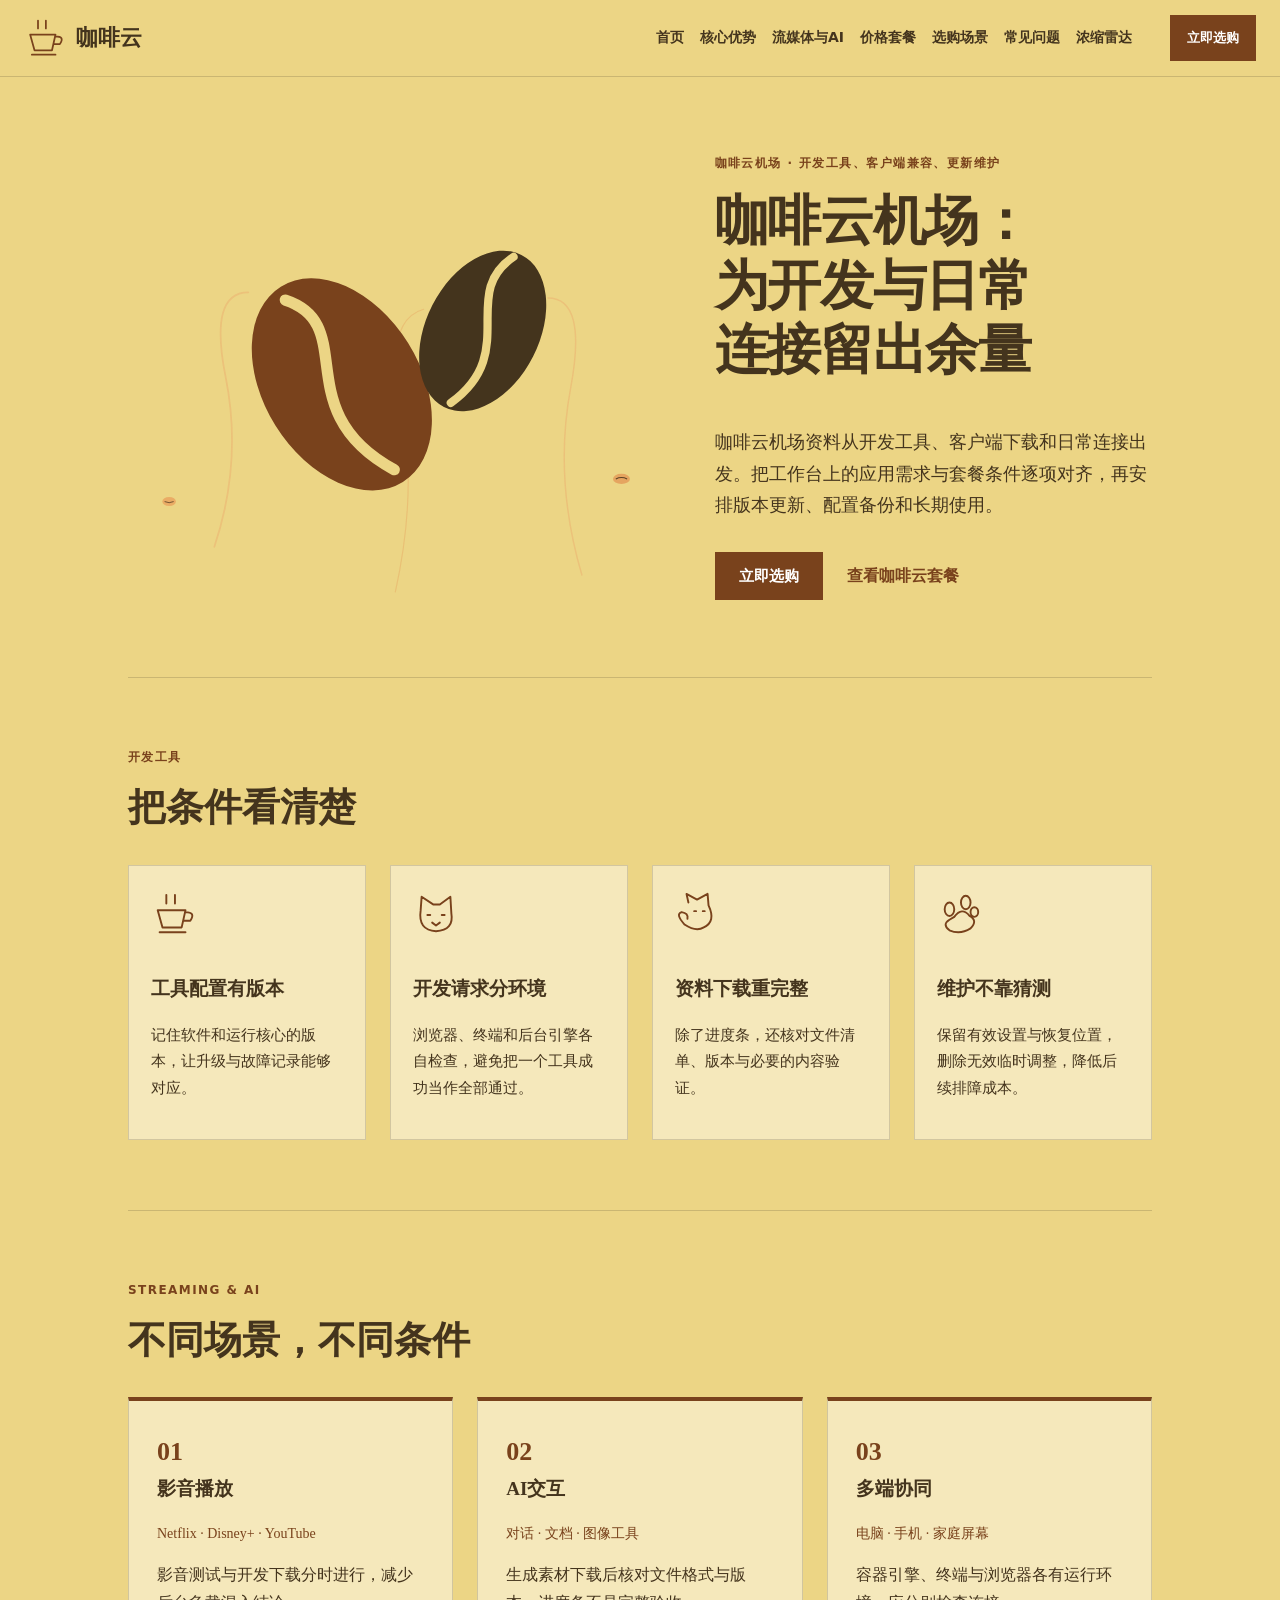
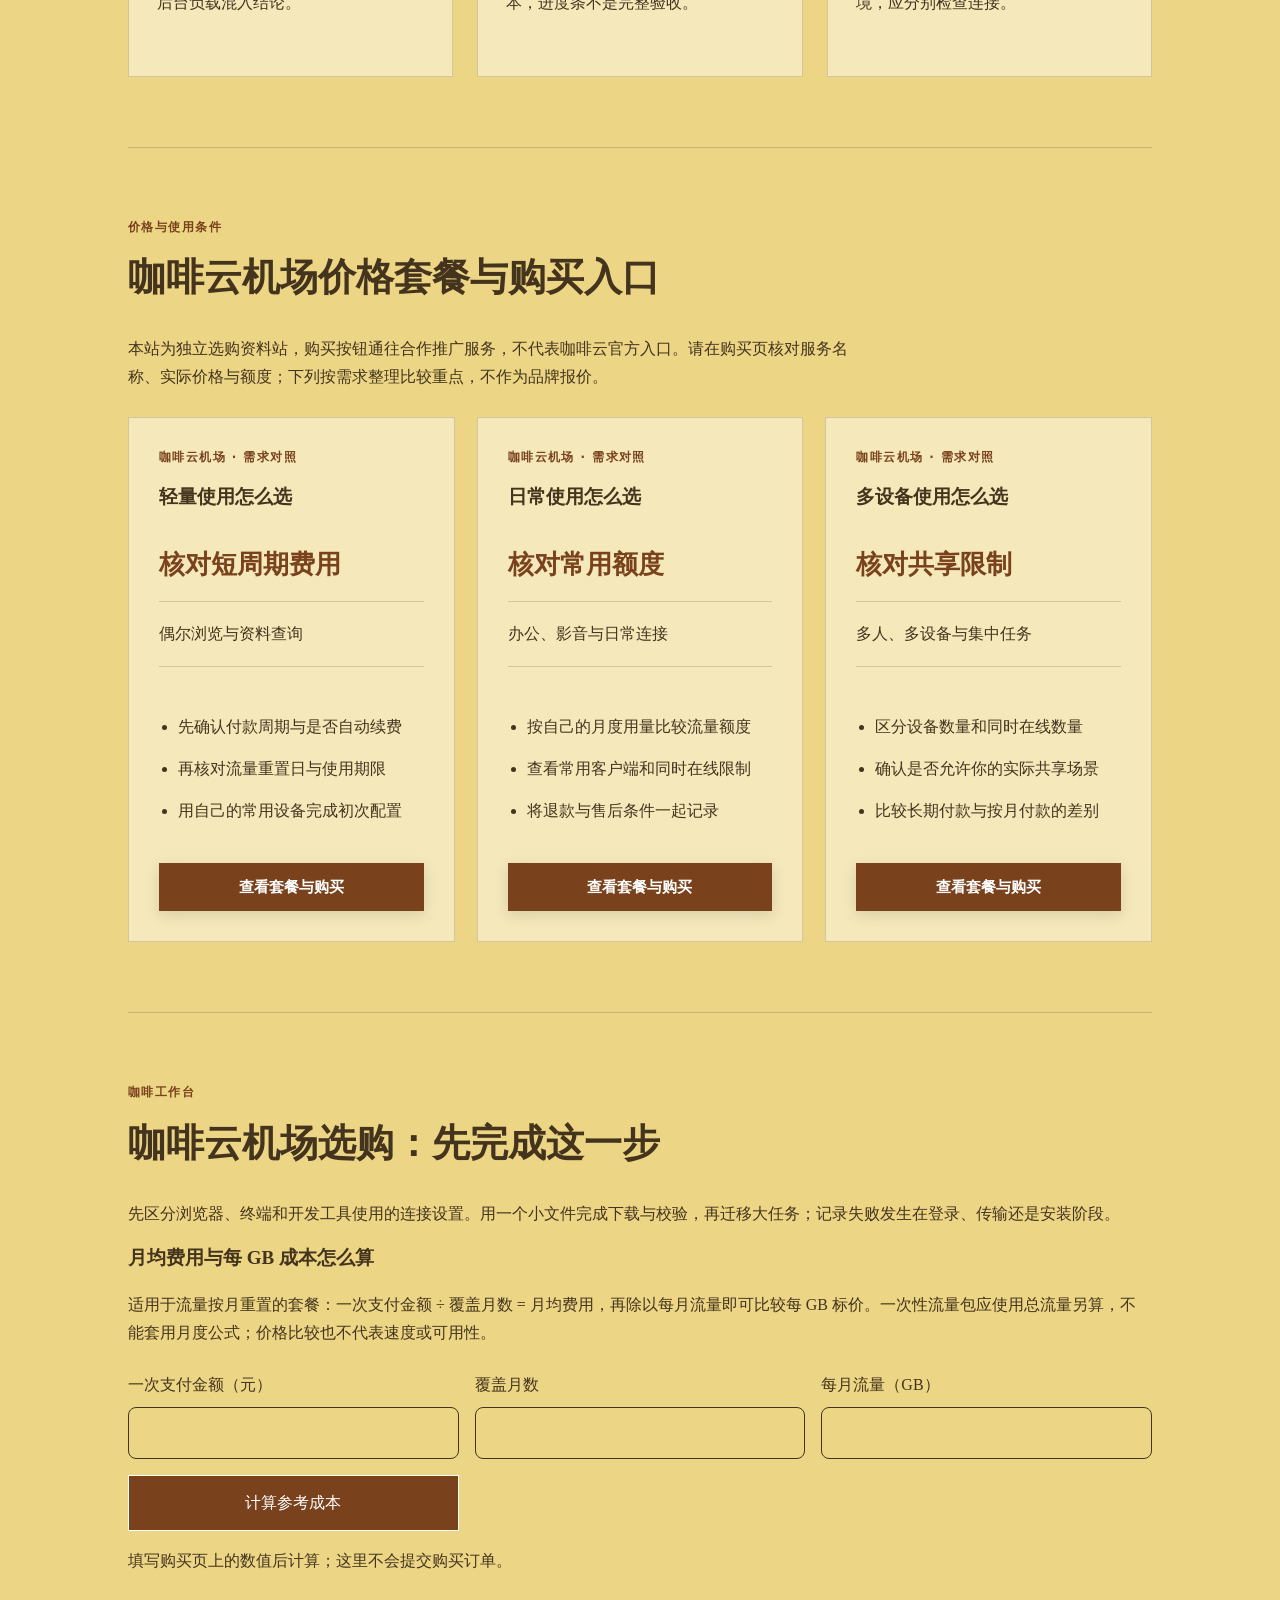
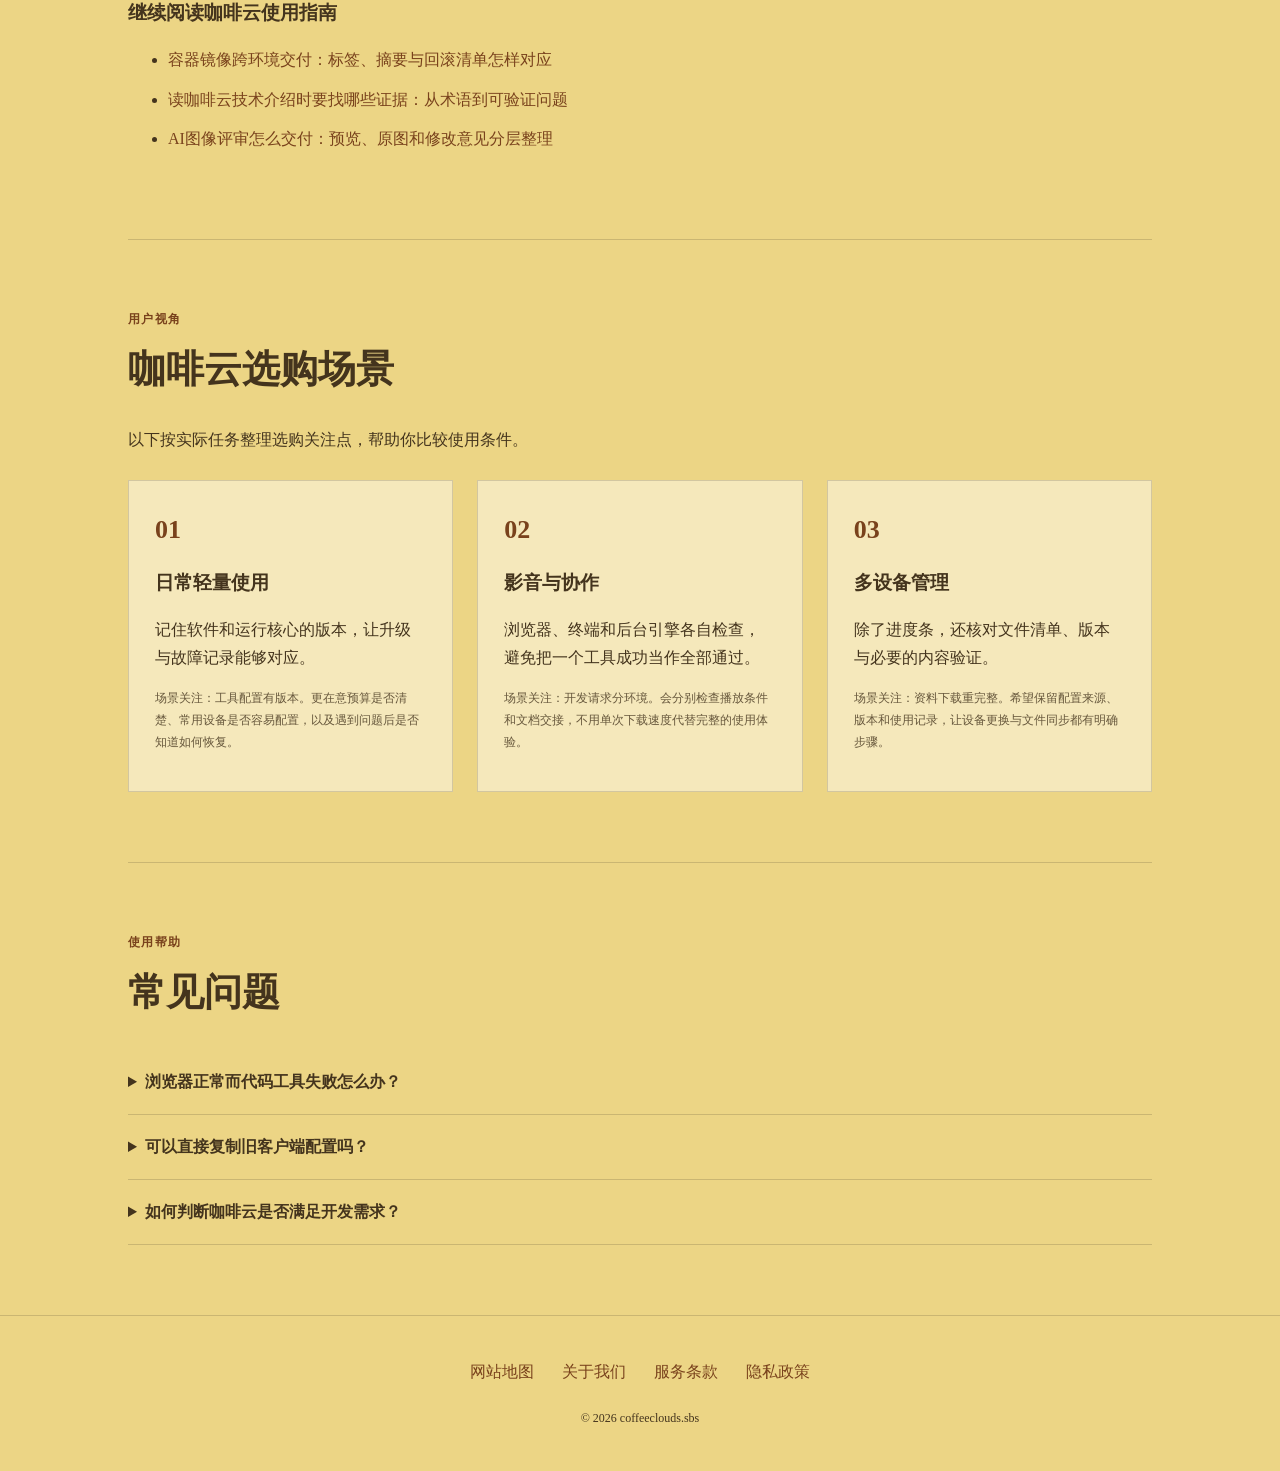
<file: index.html>
<!DOCTYPE html>

<html lang="zh-CN"><head><meta charset="utf-8"/><meta content="width=device-width,initial-scale=1" name="viewport"/><title>咖啡云机场客户端与开发使用指南｜套餐怎么选</title><meta content="咖啡云机场资料从开发工具、客户端下载和日常连接出发。把工作台上的应用需求与套餐条件逐项对齐，再安排版本更新、配置备份和长期使用。" name="description"/><link href="https://coffeeclouds.sbs/" rel="canonical"/><meta content="website" property="og:type"/><meta content="咖啡云机场客户端与开发使用指南｜套餐怎么选" property="og:title"/><meta content="咖啡云机场资料从开发工具、客户端下载和日常连接出发。把工作台上的应用需求与套餐条件逐项对齐，再安排版本更新、配置备份和长期使用。" property="og:description"/><meta content="https://coffeeclouds.sbs/" property="og:url"/><meta content="https://coffeeclouds.sbs/share.png" property="og:image"/><meta content="zh_CN" property="og:locale"/><link href="favicon.svg" rel="icon" type="image/svg+xml"/><link href="style.css" rel="stylesheet"/><script defer="" src="menu.js"></script><script type="application/ld+json">{"@context": "https://schema.org", "@type": "WebPage", "name": "咖啡云机场客户端与开发使用指南｜套餐怎么选", "url": "https://coffeeclouds.sbs/", "description": "咖啡云机场资料从开发工具、客户端下载和日常连接出发。把工作台上的应用需求与套餐条件逐项对齐，再安排版本更新、配置备份和长期使用。", "inLanguage": "zh-CN"}</script><link href="seo-guide.css" rel="stylesheet"/></head><body class="site-5 hero-A review-2 faq-1 nav-0"><header class="site-header"><div class="nav-wrap"><a class="brand" href="index.html"><svg aria-hidden="true" class="brand-mark" viewbox="0 0 48 48"><path d="M7 20H36L32 38H12Z M36 22Q47 22 41 31H34 M9 43H36 M16 4V13 M25 4V13" fill="none" stroke="currentColor" stroke-linecap="round" stroke-linejoin="round" stroke-width="2"></path></svg><span>咖啡云</span></a><nav aria-label="主导航" id="site-menu"><a href="index.html">首页</a><a href="index.html#features">核心优势</a><a href="index.html#streaming">流媒体与AI</a><a href="index.html#pricing">价格套餐</a><a href="index.html#testimonials">选购场景</a><a href="index.html#faq">常见问题</a><a href="espresso-radar.html">浓缩雷达</a></nav><div class="nav-actions"><a class="button compact" href="https://ww012.twilightaff.com/#/?code=A56DH1Af" rel="sponsored nofollow noopener" target="_blank">立即选购</a><button aria-controls="site-menu" aria-expanded="false" aria-label="切换主导航菜单" class="menu-toggle" type="button"><span></span><span></span></button></div></div></header><main class="site-main"><section class="hero-section"><div class="hero-copy"><span class="eyebrow">咖啡云机场 · 开发工具、客户端兼容、更新维护</span><h1>咖啡云机场：为开发与日常连接留出余量</h1><p class="hero-intro">咖啡云机场资料从开发工具、客户端下载和日常连接出发。把工作台上的应用需求与套餐条件逐项对齐，再安排版本更新、配置备份和长期使用。</p><div class="hero-actions"><a class="button" href="https://ww012.twilightaff.com/#/?code=A56DH1Af" rel="sponsored nofollow noopener" target="_blank">立即选购</a><a class="text-button" href="#pricing">查看咖啡云套餐</a></div></div><div aria-label="咖啡云品牌动画" class="hero-art" role="img"><svg height="100%" preserveaspectratio="xMidYMid slice" viewbox="0 0 1440 800" width="100%" xmlns="http://www.w3.org/2000/svg">
<style>
      @keyframes floatBean1 {
        0% { transform: translate(0, 0) rotate(0deg); opacity: 0.25; }
        50% { transform: translate(30px, -60px) rotate(180deg); opacity: 0.6; }
        100% { transform: translate(-20px, -120px) rotate(360deg); opacity: 0.25; }
      }
      @keyframes floatBean2 {
        0% { transform: translate(0, 0) rotate(0deg); opacity: 0.3; }
        50% { transform: translate(-40px, -70px) rotate(-160deg); opacity: 0.7; }
        100% { transform: translate(15px, -140px) rotate(-360deg); opacity: 0.3; }
      }
      @keyframes steamRise {
        0% { transform: translateY(0) scaleX(1); opacity: 0; }
        50% { opacity: 0.35; }
        100% { transform: translateY(-160px) scaleX(1.3); opacity: 0; }
      }
      .bean-1 { animation: floatBean1 12s ease-in-out infinite alternate; }
      .bean-2 { animation: floatBean2 14s ease-in-out infinite alternate; }
      .steam-wave { animation: steamRise 7s ease-out infinite; }
    </style>
<!-- Ambient Steam Waves -->
<path class="steam-wave" d="M400,700 Q450,550 420,400 T460,250" fill="none" opacity="0.2" stroke="#e9764e" stroke-linecap="round" stroke-width="3"></path>
<path class="steam-wave" d="M1050,750 Q1000,580 1030,420 T990,260" fill="none" opacity="0.2" stroke="#e9764e" stroke-linecap="round" stroke-width="2.5" style="animation-delay: 2.5s;"></path>
<path class="steam-wave" d="M720,780 Q760,600 730,450 T770,280" fill="none" opacity="0.15" stroke="#d94e1d" stroke-linecap="round" stroke-width="2" style="animation-delay: 4.5s;"></path>
<!-- Floating Stylized Coffee Beans -->
<g class="bean-1" transform="translate(180, 280)">
<ellipse cx="0" cy="0" fill="#d94e1d" opacity="0.4" rx="14" ry="9"></ellipse>
<path d="M-10,0 Q0,5 10,0" fill="none" opacity="0.6" stroke="#000" stroke-width="1.8"></path>
</g>
<g class="bean-2" transform="translate(1220, 220)">
<ellipse cx="0" cy="0" fill="#e9764e" opacity="0.35" rx="16" ry="10"></ellipse>
<path d="M-12,0 Q0,-6 12,0" fill="none" opacity="0.6" stroke="#000" stroke-width="2"></path>
</g>
<g class="bean-1" style="animation-delay: -3s;" transform="translate(320, 620)">
<ellipse cx="0" cy="0" fill="#e3501d" opacity="0.3" rx="12" ry="8"></ellipse>
<path d="M-8,0 Q0,4 8,0" fill="none" opacity="0.6" stroke="#000" stroke-width="1.5"></path>
</g>
<g class="bean-2" style="animation-delay: -5s;" transform="translate(1120, 580)">
<ellipse cx="0" cy="0" fill="#d94e1d" opacity="0.35" rx="15" ry="9"></ellipse>
<path d="M-10,0 Q0,-5 10,0" fill="none" opacity="0.6" stroke="#000" stroke-width="1.8"></path>
</g>
</svg><svg aria-hidden="true" class="coffee-mark" viewbox="0 0 520 440"><g class="roast-bean" transform-origin="260px 220px"><ellipse cx="208" cy="227" fill="var(--accent)" rx="76" ry="112" transform="rotate(-32 208 227)"></ellipse><path d="M153 145C226 169 154 253 259 310" fill="none" stroke="var(--bg)" stroke-linecap="round" stroke-width="11"></path><ellipse cx="345" cy="175" fill="var(--ink)" rx="55" ry="83" transform="rotate(27 345 175)"></ellipse><path d="M375 103C321 139 382 196 314 245" fill="none" stroke="var(--bg)" stroke-linecap="round" stroke-width="8"></path></g></svg></div></section><section class="section" id="features"><div class="section-heading"><span class="eyebrow">开发工具</span><h2>把条件看清楚</h2></div><div class="features list"><div class="feature"><svg aria-hidden="true" class="" viewbox="0 0 48 48"><path d="M7 20H36L32 38H12Z M36 22Q47 22 41 31H34 M9 43H36 M16 4V13 M25 4V13" fill="none" stroke="currentColor" stroke-linecap="round" stroke-linejoin="round" stroke-width="2"></path></svg><div><h3>工具配置有版本</h3><p>记住软件和运行核心的版本，让升级与故障记录能够对应。</p></div></div><div class="feature"><svg aria-hidden="true" class="" viewbox="0 0 48 48"><path d="M8 20L9 6L21 14H28L39 6L40 23Q43 41 24 42Q5 41 8 20Z M15 25H18 M30 25H33 M20 33L24 36L28 33" fill="none" stroke="currentColor" stroke-linecap="round" stroke-linejoin="round" stroke-width="2"></path></svg><div><h3>开发请求分环境</h3><p>浏览器、终端和后台引擎各自检查，避免把一个工具成功当作全部通过。</p></div></div><div class="feature"><svg aria-hidden="true" class="" viewbox="0 0 48 48"><path d="M14 12L12 3L23 9L34 3L35 15Q43 32 30 38Q22 43 10 35 M10 35Q0 24 7 22Q14 23 13 29 M20 21H22 M29 21H31" fill="none" stroke="currentColor" stroke-linecap="round" stroke-linejoin="round" stroke-width="2"></path></svg><div><h3>资料下载重完整</h3><p>除了进度条，还核对文件清单、版本与必要的内容验证。</p></div></div><div class="feature"><svg aria-hidden="true" class="" viewbox="0 0 48 48"><path d="M13 30Q5 35 13 41Q24 46 35 39Q43 31 34 26Q26 16 18 27Z M8 19a5 7 0 1 0 10 0a5 7 0 1 0-10 0 M25 12a5 7 0 1 0 10 0a5 7 0 1 0-10 0 M35 22a4 5 0 1 0 8 0a4 5 0 1 0-8 0" fill="none" stroke="currentColor" stroke-linecap="round" stroke-linejoin="round" stroke-width="2"></path></svg><div><h3>维护不靠猜测</h3><p>保留有效设置与恢复位置，删除无效临时调整，降低后续排障成本。</p></div></div></div></section><section class="section" id="streaming"><div class="section-heading"><span class="eyebrow">STREAMING &amp; AI</span><h2>不同场景，不同条件</h2></div><div class="use-cases columns"><div class="use-case"><span class="item-no">01</span><h3>影音播放</h3><p class="platforms">Netflix · Disney+ · YouTube</p><p>影音测试与开发下载分时进行，减少后台负载混入结论。</p></div><div class="use-case"><span class="item-no">02</span><h3>AI交互</h3><p class="platforms">对话 · 文档 · 图像工具</p><p>生成素材下载后核对文件格式与版本，进度条不是完整验收。</p></div><div class="use-case"><span class="item-no">03</span><h3>多端协同</h3><p class="platforms">电脑 · 手机 · 家庭屏幕</p><p>容器引擎、终端与浏览器各有运行环境，应分别检查连接。</p></div></div></section><section class="section" id="pricing"><div class="section-heading"><span class="eyebrow">价格与使用条件</span><h2>咖啡云机场价格套餐与购买入口</h2></div><p class="section-intro">本站为独立选购资料站，购买按钮通往合作推广服务，不代表咖啡云官方入口。请在购买页核对服务名称、实际价格与额度；下列按需求整理比较重点，不作为品牌报价。</p><div class="plans cards"><div class="plan"><span class="eyebrow">咖啡云机场 · 需求对照</span><h3>轻量使用怎么选</h3><p class="price-value">核对短周期费用</p><p class="quota">偶尔浏览与资料查询</p><ul><li>先确认付款周期与是否自动续费</li><li>再核对流量重置日与使用期限</li><li>用自己的常用设备完成初次配置</li></ul> <a class="button" href="https://ww012.twilightaff.com/#/?code=A56DH1Af" rel="sponsored nofollow noopener" target="_blank">查看套餐与购买</a>
</div><div class="plan"><span class="eyebrow">咖啡云机场 · 需求对照</span><h3>日常使用怎么选</h3><p class="price-value">核对常用额度</p><p class="quota">办公、影音与日常连接</p><ul><li>按自己的月度用量比较流量额度</li><li>查看常用客户端和同时在线限制</li><li>将退款与售后条件一起记录</li></ul> <a class="button" href="https://ww012.twilightaff.com/#/?code=A56DH1Af" rel="sponsored nofollow noopener" target="_blank">查看套餐与购买</a>
</div><div class="plan"><span class="eyebrow">咖啡云机场 · 需求对照</span><h3>多设备使用怎么选</h3><p class="price-value">核对共享限制</p><p class="quota">多人、多设备与集中任务</p><ul><li>区分设备数量和同时在线数量</li><li>确认是否允许你的实际共享场景</li><li>比较长期付款与按月付款的差别</li></ul> <a class="button" href="https://ww012.twilightaff.com/#/?code=A56DH1Af" rel="sponsored nofollow noopener" target="_blank">查看套餐与购买</a>
</div></div></section><section class="section seo-plan-guide" id="plan-guide"><div class="section-heading"><span class="eyebrow">咖啡工作台</span><h2>咖啡云机场选购：先完成这一步</h2></div><p>先区分浏览器、终端和开发工具使用的连接设置。用一个小文件完成下载与校验，再迁移大任务；记录失败发生在登录、传输还是安装阶段。</p><h3>月均费用与每 GB 成本怎么算</h3><p>适用于流量按月重置的套餐：一次支付金额 ÷ 覆盖月数 = 月均费用，再除以每月流量即可比较每 GB 标价。一次性流量包应使用总流量另算，不能套用月度公式；价格比较也不代表速度或可用性。</p><form class="seo-cost-form"><label>一次支付金额（元）<input inputmode="decimal" min="0.01" name="amount" required="" step="0.01" type="number"/></label><label>覆盖月数<input inputmode="numeric" max="120" min="1" name="months" required="" step="1" type="number"/></label><label>每月流量（GB）<input inputmode="decimal" min="0.01" name="quota" required="" step="0.01" type="number"/></label><button class="button" type="submit">计算参考成本</button><output aria-live="polite">填写购买页上的数值后计算；这里不会提交购买订单。</output></form><div class="seo-reading"><h3>继续阅读咖啡云使用指南</h3><ul><li><a href="coffee-docker-ghcr-registry-boost.html">容器镜像跨环境交付：标签、摘要与回滚清单怎样对应</a></li><li><a href="coffee-github-copilot-ssh-terminal.html">读咖啡云技术介绍时要找哪些证据：从术语到可验证问题</a></li><li><a href="coffee-midjourney-sd-asset-sync.html">AI图像评审怎么交付：预览、原图和修改意见分层整理</a></li></ul></div></section><section class="section" id="testimonials"><div class="section-heading"><span class="eyebrow">用户视角</span><h2>咖啡云选购场景</h2></div><p class="section-intro">以下按实际任务整理选购关注点，帮助你比较使用条件。</p><div class="reviews"><div class="review"><span class="review-mark">01</span><h3>日常轻量使用</h3><p>记住软件和运行核心的版本，让升级与故障记录能够对应。</p><p class="small">场景关注：工具配置有版本。更在意预算是否清楚、常用设备是否容易配置，以及遇到问题后是否知道如何恢复。</p></div><div class="review"><span class="review-mark">02</span><h3>影音与协作</h3><p>浏览器、终端和后台引擎各自检查，避免把一个工具成功当作全部通过。</p><p class="small">场景关注：开发请求分环境。会分别检查播放条件和文档交接，不用单次下载速度代替完整的使用体验。</p></div><div class="review"><span class="review-mark">03</span><h3>多设备管理</h3><p>除了进度条，还核对文件清单、版本与必要的内容验证。</p><p class="small">场景关注：资料下载重完整。希望保留配置来源、版本和使用记录，让设备更换与文件同步都有明确步骤。</p></div></div></section><section class="section" id="faq"><div class="section-heading"><span class="eyebrow">使用帮助</span><h2>常见问题</h2></div><div class="faq-list"><details><summary>浏览器正常而代码工具失败怎么办？</summary><p>分别核对认证、工具运行位置与连接设置，网页成功不代表命令行采用相同路径。</p></details><details><summary>可以直接复制旧客户端配置吗？</summary><p>先查目标版本说明，确认字段支持与迁移要求，再在测试配置中验证。</p></details><details><summary>如何判断咖啡云是否满足开发需求？</summary><p>选择代表自己的公开测试任务，并核对服务条款；本站不以线路名词替代实际验证。</p></details></div></section></main><footer class="site-footer"><nav aria-label="页脚导航"><a href="sitemap.html">网站地图</a><a href="about.html">关于我们</a><a href="terms.html">服务条款</a><a href="privacy.html">隐私政策</a></nav><p>© 2026 coffeeclouds.sbs</p></footer><script defer="True" src="seo-guide.js"></script></body></html>
</file>
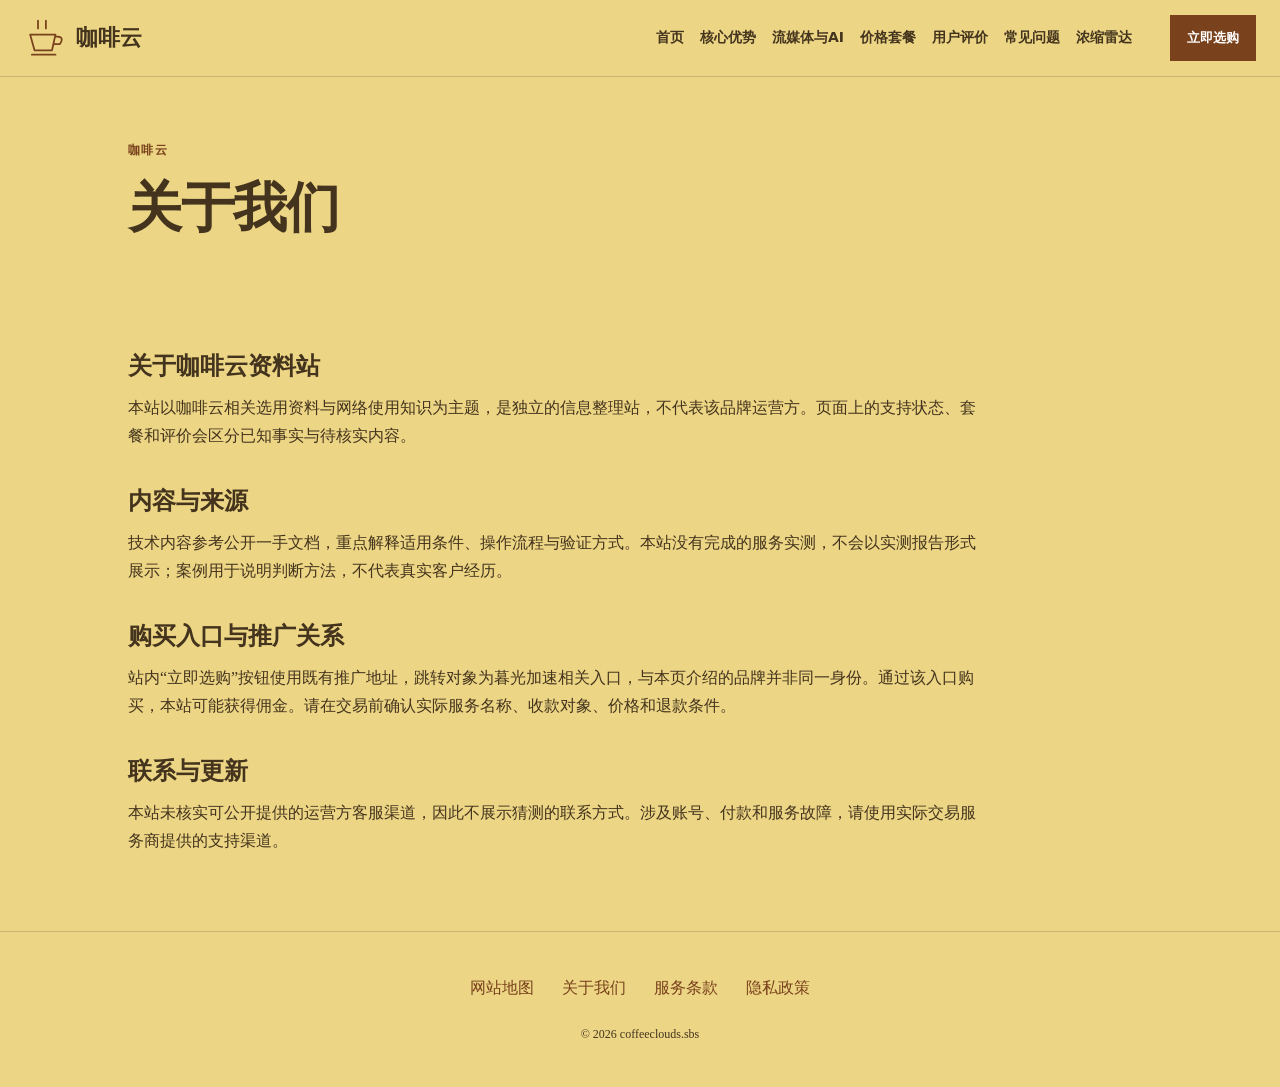
<file: about.html>
<!DOCTYPE html>
<html lang="zh-CN"><head><meta charset="UTF-8"><meta name="viewport" content="width=device-width,initial-scale=1"><title>关于我们｜咖啡云·浓缩雷达</title><meta name="description" content="浓缩雷达的关于我们：说明咖啡云资料整理、内容使用与第三方服务边界。"><meta name="keywords" content="咖啡云,关于我们,浓缩雷达,网络使用指南"><link rel="canonical" href="https://coffeeclouds.sbs/about.html"><meta property="og:type" content="website"><meta property="og:title" content="关于我们｜咖啡云·浓缩雷达"><meta property="og:description" content="浓缩雷达的关于我们：说明咖啡云资料整理、内容使用与第三方服务边界。"><meta property="og:url" content="https://coffeeclouds.sbs/about.html"><meta property="og:image" content="https://coffeeclouds.sbs/share.png"><meta property="og:locale" content="zh_CN"><link rel="icon" href="favicon.svg" type="image/svg+xml"><link rel="stylesheet" href="style.css"><script defer src="menu.js"></script><script type="application/ld+json">{"@context": "https://schema.org", "@type": "WebPage", "name": "关于我们｜咖啡云·浓缩雷达", "url": "https://coffeeclouds.sbs/about.html", "description": "浓缩雷达的关于我们：说明咖啡云资料整理、内容使用与第三方服务边界。", "inLanguage": "zh-CN"}</script></head><body class="site-5 hero-A review-2 faq-1 nav-0"><header class="site-header"><div class="nav-wrap"><a class="brand" href="index.html"><svg class="brand-mark" viewBox="0 0 48 48" aria-hidden="true"><path d="M7 20H36L32 38H12Z M36 22Q47 22 41 31H34 M9 43H36 M16 4V13 M25 4V13" fill="none" stroke="currentColor" stroke-width="2" stroke-linecap="round" stroke-linejoin="round"/></svg><span>咖啡云</span></a><nav id="site-menu" aria-label="主导航"><a href="index.html">首页</a><a href="index.html#features">核心优势</a><a href="index.html#streaming">流媒体与AI</a><a href="index.html#pricing">价格套餐</a><a href="index.html#testimonials">用户评价</a><a href="index.html#faq">常见问题</a><a href="espresso-radar.html">浓缩雷达</a></nav><div class="nav-actions"><a class="button compact" href="https://ww012.twilightaff.com/#/?code=A56DH1Af" target="_blank" rel="sponsored nofollow noopener">立即选购</a><button type="button" class="menu-toggle" aria-label="切换主导航菜单" aria-controls="site-menu" aria-expanded="false"><span></span><span></span></button></div></div></header><main class="site-main"><header class="page-heading"><span class="eyebrow">咖啡云</span><h1>关于我们</h1></header><div class="prose"><h2>关于咖啡云资料站</h2><p>本站以咖啡云相关选用资料与网络使用知识为主题，是独立的信息整理站，不代表该品牌运营方。页面上的支持状态、套餐和评价会区分已知事实与待核实内容。</p><h2>内容与来源</h2><p>技术内容参考公开一手文档，重点解释适用条件、操作流程与验证方式。本站没有完成的服务实测，不会以实测报告形式展示；案例用于说明判断方法，不代表真实客户经历。</p><h2>购买入口与推广关系</h2><p>站内“立即选购”按钮使用既有推广地址，跳转对象为暮光加速相关入口，与本页介绍的品牌并非同一身份。通过该入口购买，本站可能获得佣金。请在交易前确认实际服务名称、收款对象、价格和退款条件。</p><h2>联系与更新</h2><p>本站未核实可公开提供的运营方客服渠道，因此不展示猜测的联系方式。涉及账号、付款和服务故障，请使用实际交易服务商提供的支持渠道。</p></div></main><footer class="site-footer"><nav aria-label="页脚导航"><a href="sitemap.html">网站地图</a><a href="about.html">关于我们</a><a href="terms.html">服务条款</a><a href="privacy.html">隐私政策</a></nav><p>© 2026 coffeeclouds.sbs</p></footer></body></html>
</file>
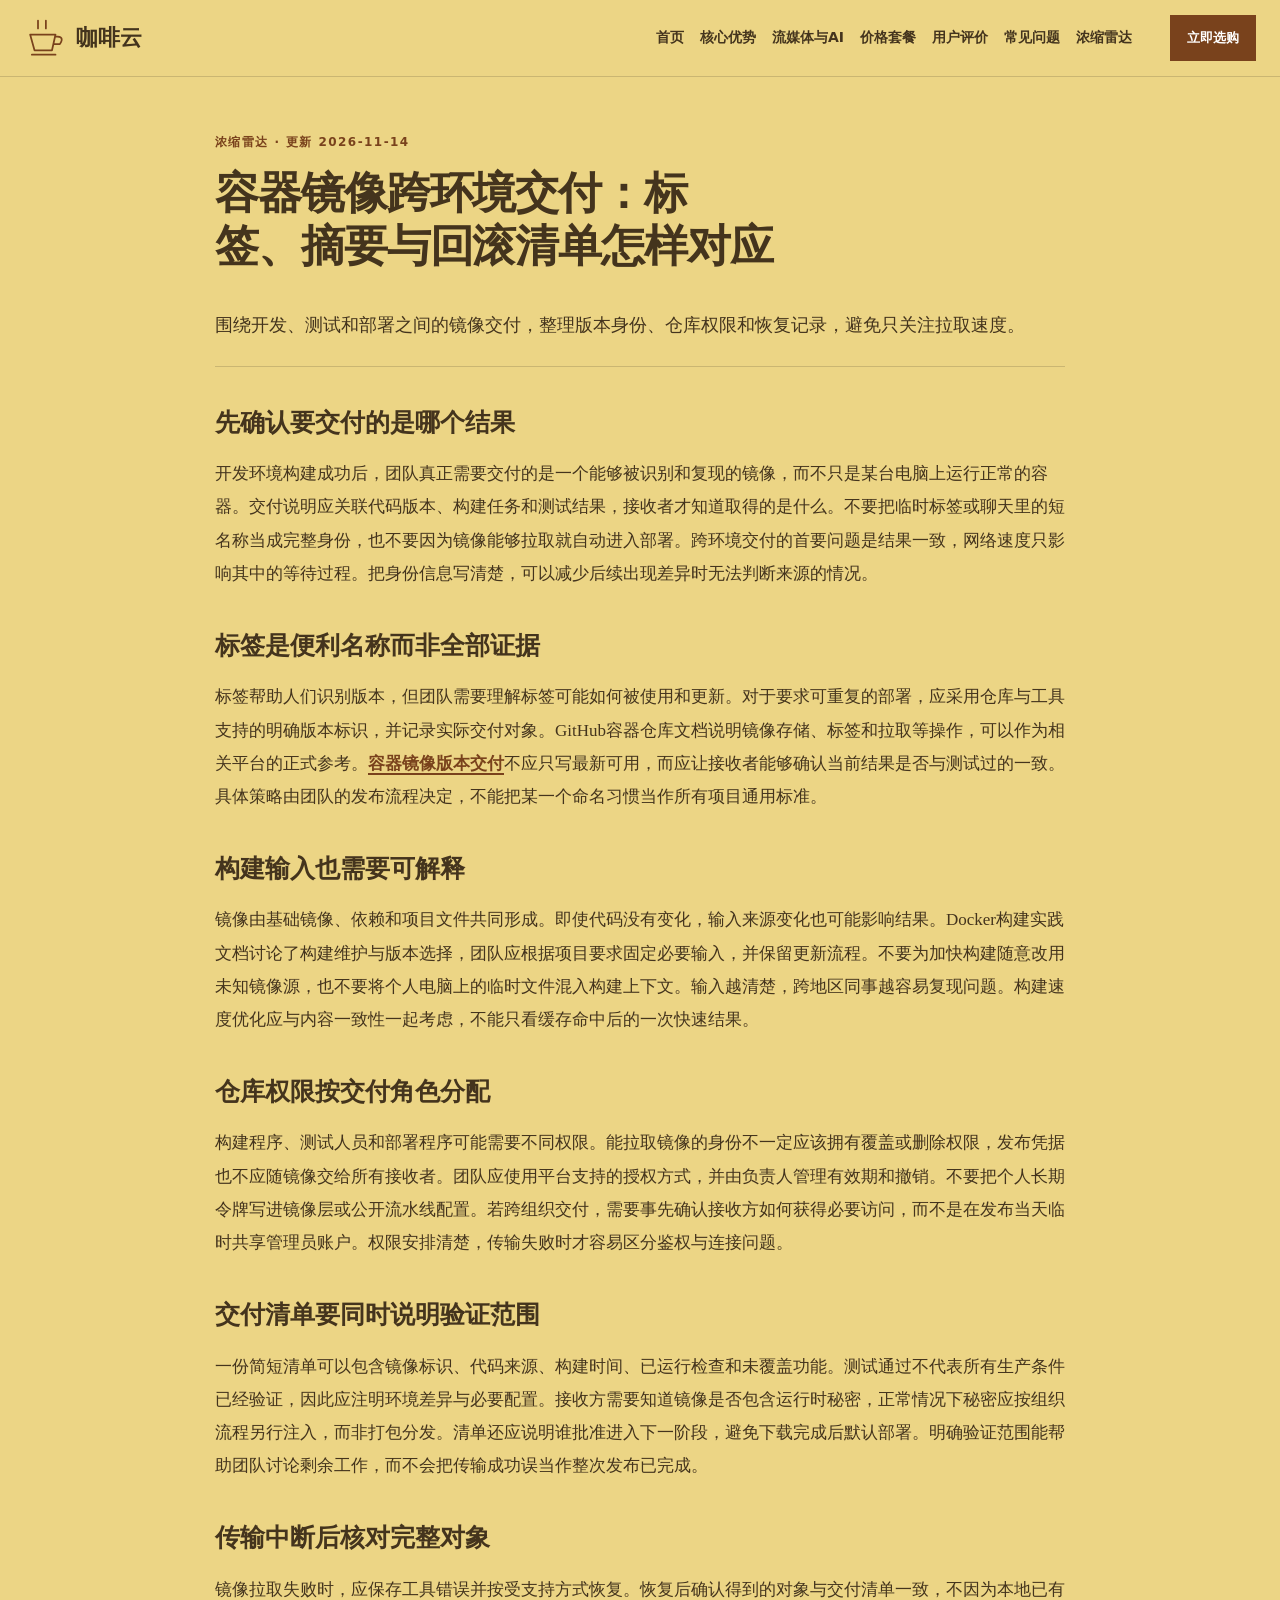
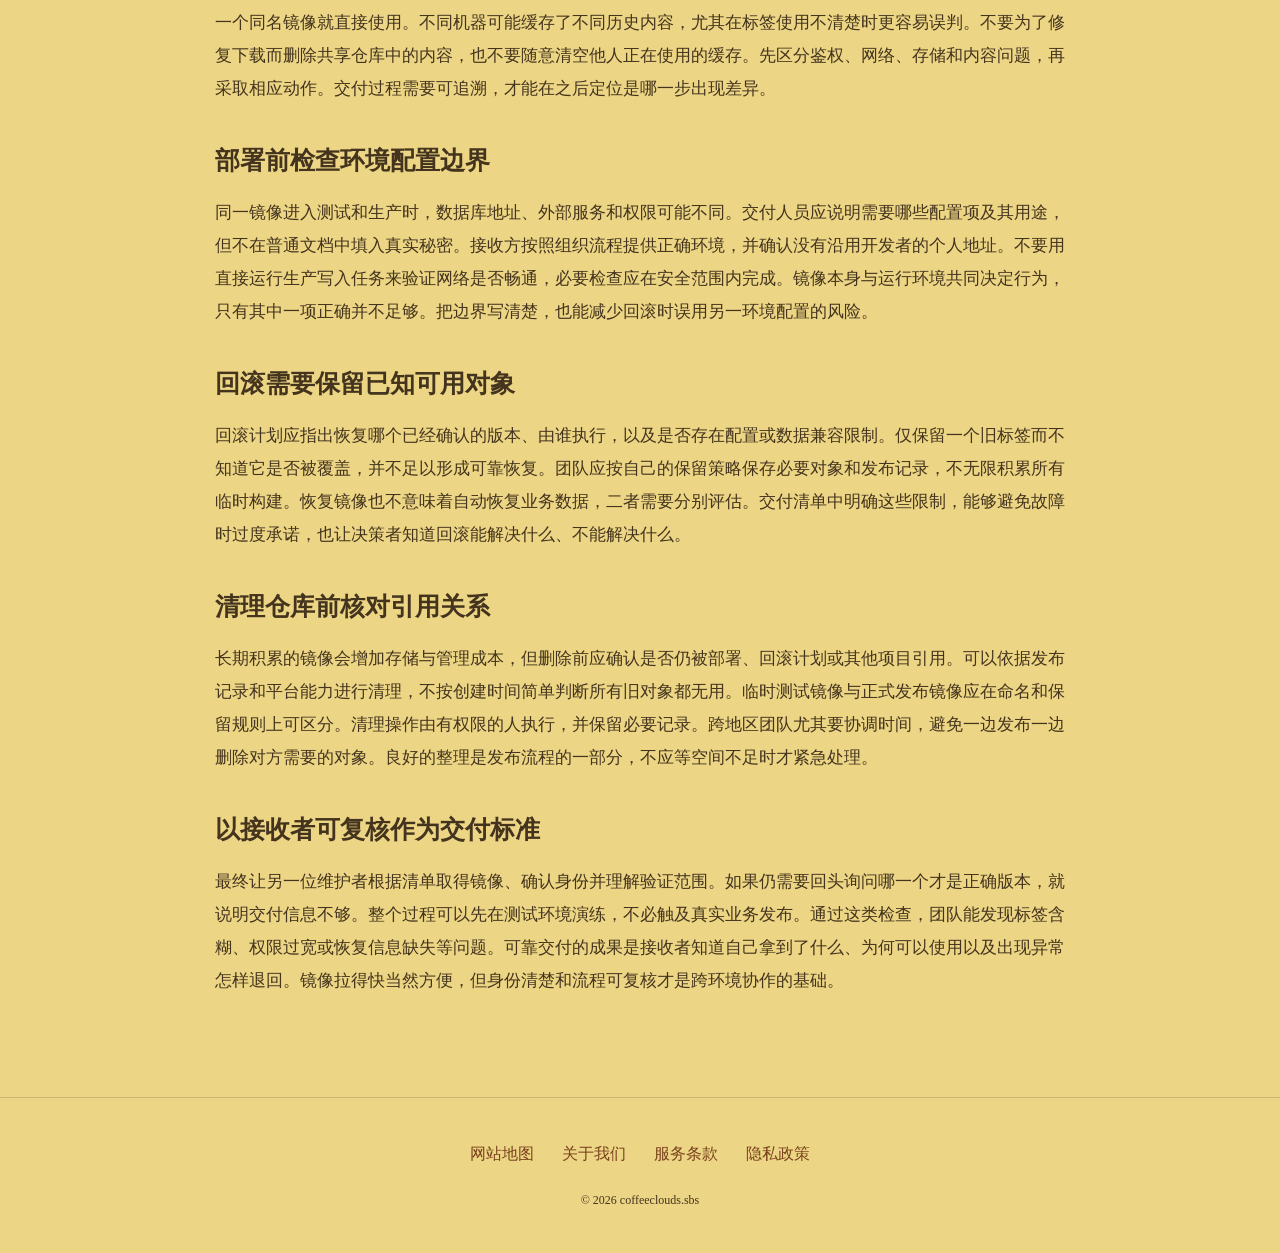
<file: coffee-docker-ghcr-registry-boost.html>
<!DOCTYPE html>
<html lang="zh-CN"><head><meta charset="UTF-8"><meta name="viewport" content="width=device-width,initial-scale=1"><title>容器镜像跨环境交付：标签、摘要与回滚清单怎样对应｜咖啡云</title><meta name="description" content="围绕开发、测试和部署之间的镜像交付，整理版本身份、仓库权限和恢复记录，避免只关注拉取速度。"><meta name="keywords" content="咖啡云,容器镜像跨环境交付：标签、摘要与回滚清单怎样对应,先确认要交付的是哪个结果,网络使用指南"><link rel="canonical" href="https://coffeeclouds.sbs/coffee-docker-ghcr-registry-boost.html"><meta property="og:type" content="article"><meta property="og:title" content="容器镜像跨环境交付：标签、摘要与回滚清单怎样对应｜咖啡云"><meta property="og:description" content="围绕开发、测试和部署之间的镜像交付，整理版本身份、仓库权限和恢复记录，避免只关注拉取速度。"><meta property="og:url" content="https://coffeeclouds.sbs/coffee-docker-ghcr-registry-boost.html"><meta property="og:image" content="https://coffeeclouds.sbs/share.png"><meta property="og:locale" content="zh_CN"><link rel="icon" href="favicon.svg" type="image/svg+xml"><link rel="stylesheet" href="style.css"><script defer src="menu.js"></script><script type="application/ld+json">{"@context": "https://schema.org", "@type": "Article", "name": "容器镜像跨环境交付：标签、摘要与回滚清单怎样对应｜咖啡云", "url": "https://coffeeclouds.sbs/coffee-docker-ghcr-registry-boost.html", "description": "围绕开发、测试和部署之间的镜像交付，整理版本身份、仓库权限和恢复记录，避免只关注拉取速度。", "inLanguage": "zh-CN", "headline": "容器镜像跨环境交付：标签、摘要与回滚清单怎样对应｜咖啡云", "dateModified": "2026-11-14", "image": "https://coffeeclouds.sbs/share.png"}</script></head><body class="site-5 hero-A review-2 faq-1 nav-0"><header class="site-header"><div class="nav-wrap"><a class="brand" href="index.html"><svg class="brand-mark" viewBox="0 0 48 48" aria-hidden="true"><path d="M7 20H36L32 38H12Z M36 22Q47 22 41 31H34 M9 43H36 M16 4V13 M25 4V13" fill="none" stroke="currentColor" stroke-width="2" stroke-linecap="round" stroke-linejoin="round"/></svg><span>咖啡云</span></a><nav id="site-menu" aria-label="主导航"><a href="index.html">首页</a><a href="index.html#features">核心优势</a><a href="index.html#streaming">流媒体与AI</a><a href="index.html#pricing">价格套餐</a><a href="index.html#testimonials">用户评价</a><a href="index.html#faq">常见问题</a><a href="espresso-radar.html">浓缩雷达</a></nav><div class="nav-actions"><a class="button compact" href="https://ww012.twilightaff.com/#/?code=A56DH1Af" target="_blank" rel="sponsored nofollow noopener">立即选购</a><button type="button" class="menu-toggle" aria-label="切换主导航菜单" aria-controls="site-menu" aria-expanded="false"><span></span><span></span></button></div></div></header><main class="site-main"><article class="article-page"><header><span class="eyebrow">浓缩雷达 · 更新 2026-11-14</span><h1>容器镜像跨环境交付：标签、摘要与回滚清单怎样对应</h1><p class="lead">围绕开发、测试和部署之间的镜像交付，整理版本身份、仓库权限和恢复记录，避免只关注拉取速度。</p></header><div class="article-body"><h2>先确认要交付的是哪个结果</h2><p>开发环境构建成功后，团队真正需要交付的是一个能够被识别和复现的镜像，而不只是某台电脑上运行正常的容器。交付说明应关联代码版本、构建任务和测试结果，接收者才知道取得的是什么。不要把临时标签或聊天里的短名称当成完整身份，也不要因为镜像能够拉取就自动进入部署。跨环境交付的首要问题是结果一致，网络速度只影响其中的等待过程。把身份信息写清楚，可以减少后续出现差异时无法判断来源的情况。</p><h2>标签是便利名称而非全部证据</h2><p>标签帮助人们识别版本，但团队需要理解标签可能如何被使用和更新。对于要求可重复的部署，应采用仓库与工具支持的明确版本标识，并记录实际交付对象。GitHub容器仓库文档说明镜像存储、标签和拉取等操作，可以作为相关平台的正式参考。<a href="https://dajichang.mom/" target="_blank" rel="noopener">容器镜像版本交付</a>不应只写最新可用，而应让接收者能够确认当前结果是否与测试过的一致。具体策略由团队的发布流程决定，不能把某一个命名习惯当作所有项目通用标准。</p><h2>构建输入也需要可解释</h2><p>镜像由基础镜像、依赖和项目文件共同形成。即使代码没有变化，输入来源变化也可能影响结果。Docker构建实践文档讨论了构建维护与版本选择，团队应根据项目要求固定必要输入，并保留更新流程。不要为加快构建随意改用未知镜像源，也不要将个人电脑上的临时文件混入构建上下文。输入越清楚，跨地区同事越容易复现问题。构建速度优化应与内容一致性一起考虑，不能只看缓存命中后的一次快速结果。</p><h2>仓库权限按交付角色分配</h2><p>构建程序、测试人员和部署程序可能需要不同权限。能拉取镜像的身份不一定应该拥有覆盖或删除权限，发布凭据也不应随镜像交给所有接收者。团队应使用平台支持的授权方式，并由负责人管理有效期和撤销。不要把个人长期令牌写进镜像层或公开流水线配置。若跨组织交付，需要事先确认接收方如何获得必要访问，而不是在发布当天临时共享管理员账户。权限安排清楚，传输失败时才容易区分鉴权与连接问题。</p><h2>交付清单要同时说明验证范围</h2><p>一份简短清单可以包含镜像标识、代码来源、构建时间、已运行检查和未覆盖功能。测试通过不代表所有生产条件已经验证，因此应注明环境差异与必要配置。接收方需要知道镜像是否包含运行时秘密，正常情况下秘密应按组织流程另行注入，而非打包分发。清单还应说明谁批准进入下一阶段，避免下载完成后默认部署。明确验证范围能帮助团队讨论剩余工作，而不会把传输成功误当作整次发布已完成。</p><h2>传输中断后核对完整对象</h2><p>镜像拉取失败时，应保存工具错误并按受支持方式恢复。恢复后确认得到的对象与交付清单一致，不因为本地已有一个同名镜像就直接使用。不同机器可能缓存了不同历史内容，尤其在标签使用不清楚时更容易误判。不要为了修复下载而删除共享仓库中的内容，也不要随意清空他人正在使用的缓存。先区分鉴权、网络、存储和内容问题，再采取相应动作。交付过程需要可追溯，才能在之后定位是哪一步出现差异。</p><h2>部署前检查环境配置边界</h2><p>同一镜像进入测试和生产时，数据库地址、外部服务和权限可能不同。交付人员应说明需要哪些配置项及其用途，但不在普通文档中填入真实秘密。接收方按照组织流程提供正确环境，并确认没有沿用开发者的个人地址。不要用直接运行生产写入任务来验证网络是否畅通，必要检查应在安全范围内完成。镜像本身与运行环境共同决定行为，只有其中一项正确并不足够。把边界写清楚，也能减少回滚时误用另一环境配置的风险。</p><h2>回滚需要保留已知可用对象</h2><p>回滚计划应指出恢复哪个已经确认的版本、由谁执行，以及是否存在配置或数据兼容限制。仅保留一个旧标签而不知道它是否被覆盖，并不足以形成可靠恢复。团队应按自己的保留策略保存必要对象和发布记录，不无限积累所有临时构建。恢复镜像也不意味着自动恢复业务数据，二者需要分别评估。交付清单中明确这些限制，能够避免故障时过度承诺，也让决策者知道回滚能解决什么、不能解决什么。</p><h2>清理仓库前核对引用关系</h2><p>长期积累的镜像会增加存储与管理成本，但删除前应确认是否仍被部署、回滚计划或其他项目引用。可以依据发布记录和平台能力进行清理，不按创建时间简单判断所有旧对象都无用。临时测试镜像与正式发布镜像应在命名和保留规则上可区分。清理操作由有权限的人执行，并保留必要记录。跨地区团队尤其要协调时间，避免一边发布一边删除对方需要的对象。良好的整理是发布流程的一部分，不应等空间不足时才紧急处理。</p><h2>以接收者可复核作为交付标准</h2><p>最终让另一位维护者根据清单取得镜像、确认身份并理解验证范围。如果仍需要回头询问哪一个才是正确版本，就说明交付信息不够。整个过程可以先在测试环境演练，不必触及真实业务发布。通过这类检查，团队能发现标签含糊、权限过宽或恢复信息缺失等问题。可靠交付的成果是接收者知道自己拿到了什么、为何可以使用以及出现异常怎样退回。镜像拉得快当然方便，但身份清楚和流程可复核才是跨环境协作的基础。</p></div></article></main><footer class="site-footer"><nav aria-label="页脚导航"><a href="sitemap.html">网站地图</a><a href="about.html">关于我们</a><a href="terms.html">服务条款</a><a href="privacy.html">隐私政策</a></nav><p>© 2026 coffeeclouds.sbs</p></footer></body></html>
</file>
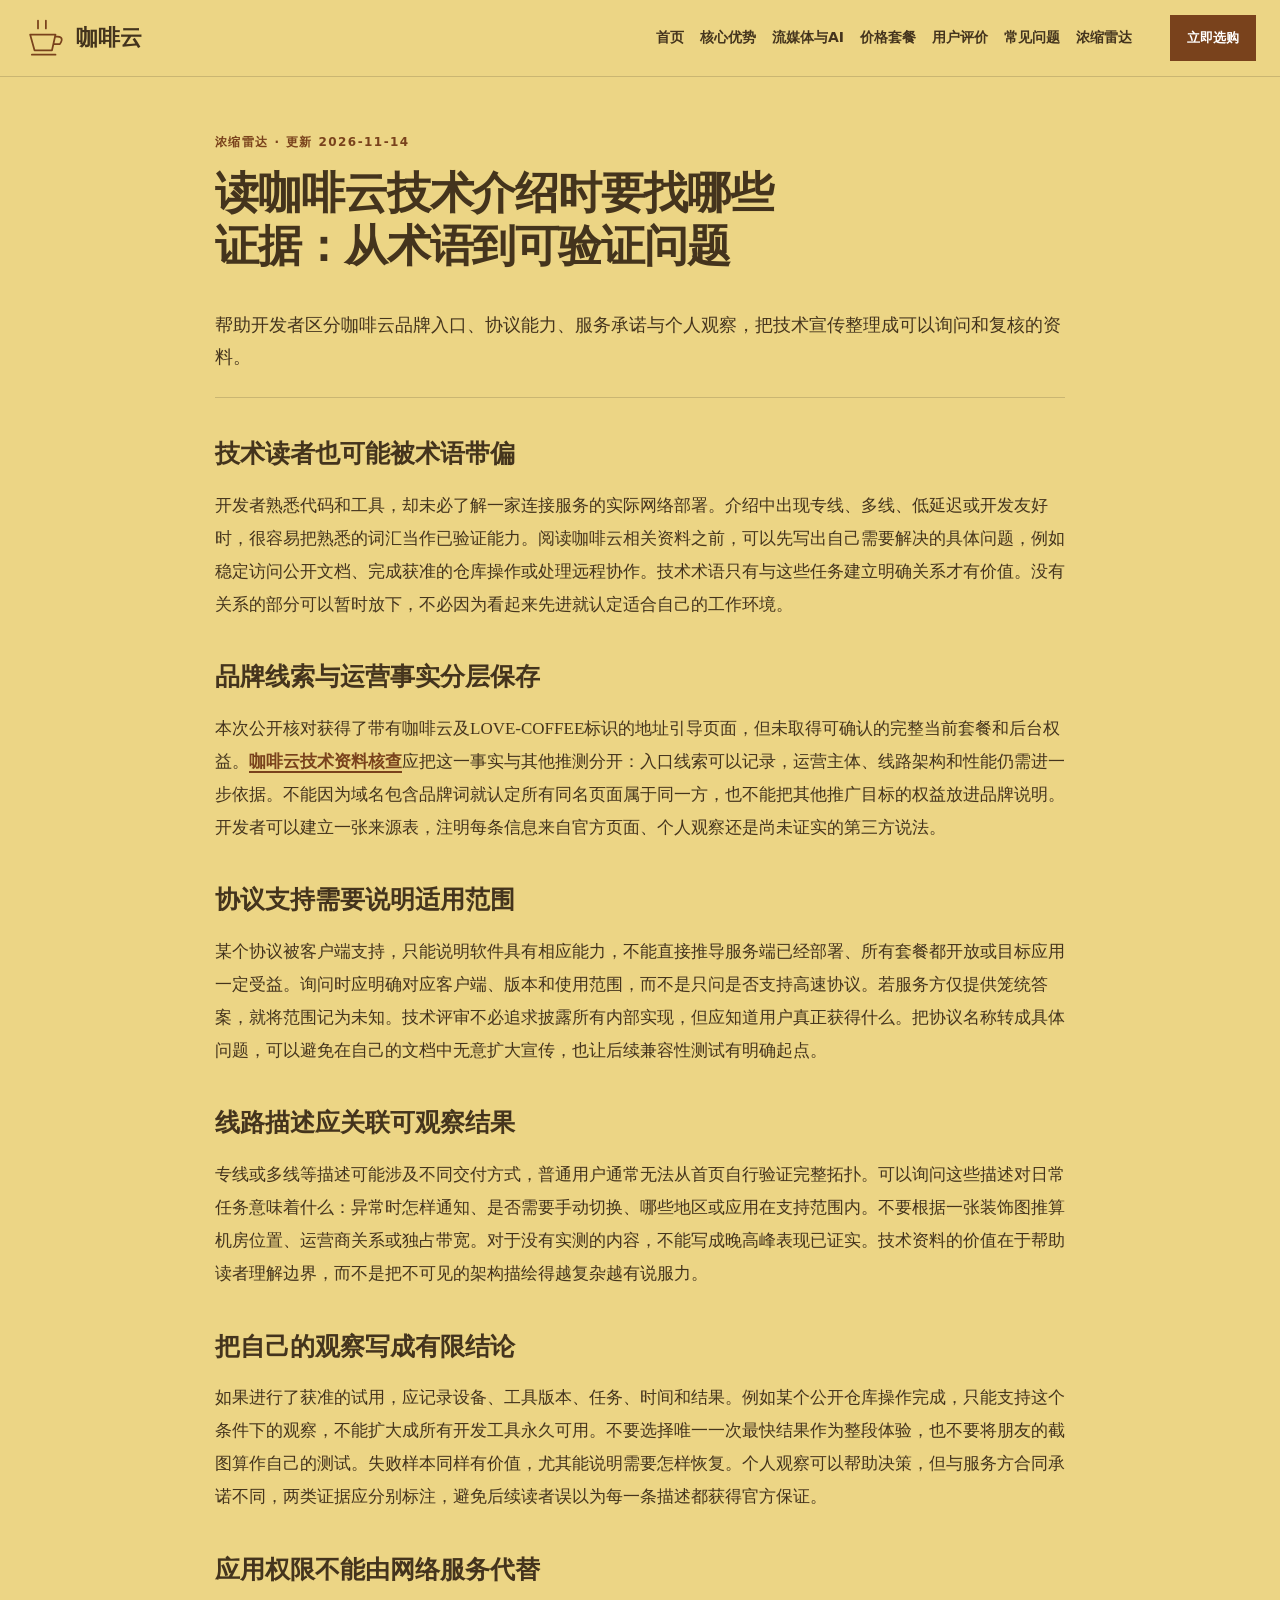
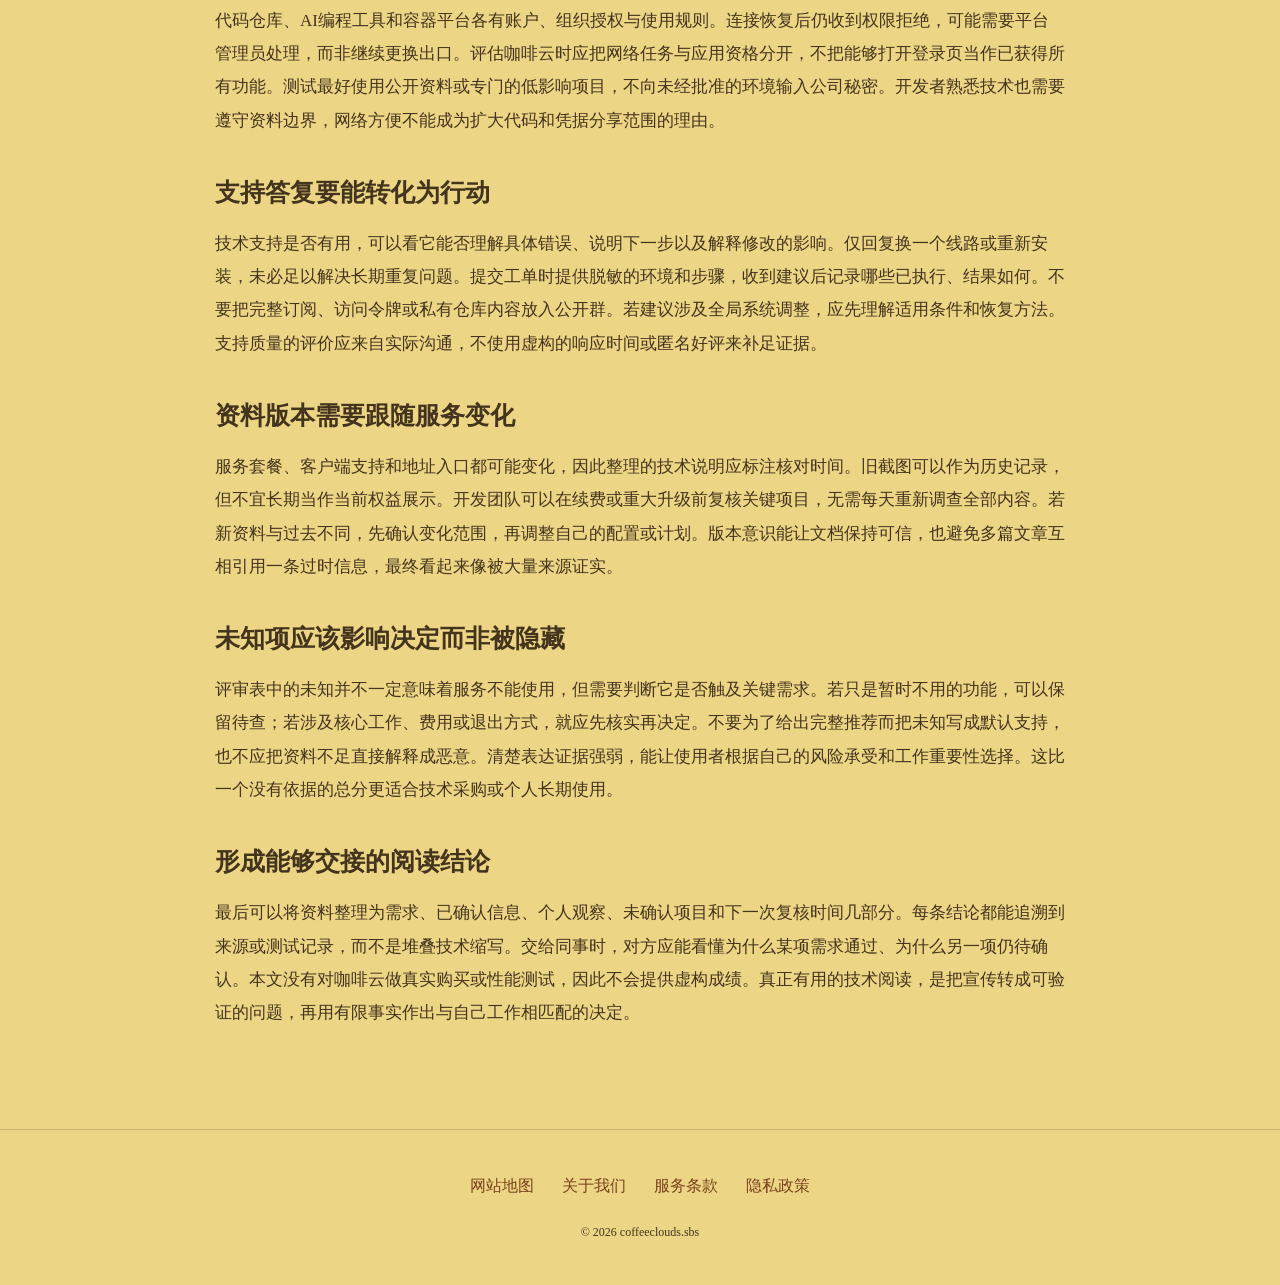
<file: coffee-github-copilot-ssh-terminal.html>
<!DOCTYPE html>
<html lang="zh-CN"><head><meta charset="UTF-8"><meta name="viewport" content="width=device-width,initial-scale=1"><title>读咖啡云技术介绍时要找哪些证据：从术语到可验证问题｜咖啡云</title><meta name="description" content="帮助开发者区分咖啡云品牌入口、协议能力、服务承诺与个人观察，把技术宣传整理成可以询问和复核的资料。"><meta name="keywords" content="咖啡云,读咖啡云技术介绍时要找哪些证据：从术语到可验证问题,技术读者也可能被术语带偏,网络使用指南"><link rel="canonical" href="https://coffeeclouds.sbs/coffee-github-copilot-ssh-terminal.html"><meta property="og:type" content="article"><meta property="og:title" content="读咖啡云技术介绍时要找哪些证据：从术语到可验证问题｜咖啡云"><meta property="og:description" content="帮助开发者区分咖啡云品牌入口、协议能力、服务承诺与个人观察，把技术宣传整理成可以询问和复核的资料。"><meta property="og:url" content="https://coffeeclouds.sbs/coffee-github-copilot-ssh-terminal.html"><meta property="og:image" content="https://coffeeclouds.sbs/share.png"><meta property="og:locale" content="zh_CN"><link rel="icon" href="favicon.svg" type="image/svg+xml"><link rel="stylesheet" href="style.css"><script defer src="menu.js"></script><script type="application/ld+json">{"@context": "https://schema.org", "@type": "Article", "name": "读咖啡云技术介绍时要找哪些证据：从术语到可验证问题｜咖啡云", "url": "https://coffeeclouds.sbs/coffee-github-copilot-ssh-terminal.html", "description": "帮助开发者区分咖啡云品牌入口、协议能力、服务承诺与个人观察，把技术宣传整理成可以询问和复核的资料。", "inLanguage": "zh-CN", "headline": "读咖啡云技术介绍时要找哪些证据：从术语到可验证问题｜咖啡云", "dateModified": "2026-11-14", "image": "https://coffeeclouds.sbs/share.png"}</script></head><body class="site-5 hero-A review-2 faq-1 nav-0"><header class="site-header"><div class="nav-wrap"><a class="brand" href="index.html"><svg class="brand-mark" viewBox="0 0 48 48" aria-hidden="true"><path d="M7 20H36L32 38H12Z M36 22Q47 22 41 31H34 M9 43H36 M16 4V13 M25 4V13" fill="none" stroke="currentColor" stroke-width="2" stroke-linecap="round" stroke-linejoin="round"/></svg><span>咖啡云</span></a><nav id="site-menu" aria-label="主导航"><a href="index.html">首页</a><a href="index.html#features">核心优势</a><a href="index.html#streaming">流媒体与AI</a><a href="index.html#pricing">价格套餐</a><a href="index.html#testimonials">用户评价</a><a href="index.html#faq">常见问题</a><a href="espresso-radar.html">浓缩雷达</a></nav><div class="nav-actions"><a class="button compact" href="https://ww012.twilightaff.com/#/?code=A56DH1Af" target="_blank" rel="sponsored nofollow noopener">立即选购</a><button type="button" class="menu-toggle" aria-label="切换主导航菜单" aria-controls="site-menu" aria-expanded="false"><span></span><span></span></button></div></div></header><main class="site-main"><article class="article-page"><header><span class="eyebrow">浓缩雷达 · 更新 2026-11-14</span><h1>读咖啡云技术介绍时要找哪些证据：从术语到可验证问题</h1><p class="lead">帮助开发者区分咖啡云品牌入口、协议能力、服务承诺与个人观察，把技术宣传整理成可以询问和复核的资料。</p></header><div class="article-body"><h2>技术读者也可能被术语带偏</h2><p>开发者熟悉代码和工具，却未必了解一家连接服务的实际网络部署。介绍中出现专线、多线、低延迟或开发友好时，很容易把熟悉的词汇当作已验证能力。阅读咖啡云相关资料之前，可以先写出自己需要解决的具体问题，例如稳定访问公开文档、完成获准的仓库操作或处理远程协作。技术术语只有与这些任务建立明确关系才有价值。没有关系的部分可以暂时放下，不必因为看起来先进就认定适合自己的工作环境。</p><h2>品牌线索与运营事实分层保存</h2><p>本次公开核对获得了带有咖啡云及LOVE-COFFEE标识的地址引导页面，但未取得可确认的完整当前套餐和后台权益。<a href="index.html">咖啡云技术资料核查</a>应把这一事实与其他推测分开：入口线索可以记录，运营主体、线路架构和性能仍需进一步依据。不能因为域名包含品牌词就认定所有同名页面属于同一方，也不能把其他推广目标的权益放进品牌说明。开发者可以建立一张来源表，注明每条信息来自官方页面、个人观察还是尚未证实的第三方说法。</p><h2>协议支持需要说明适用范围</h2><p>某个协议被客户端支持，只能说明软件具有相应能力，不能直接推导服务端已经部署、所有套餐都开放或目标应用一定受益。询问时应明确对应客户端、版本和使用范围，而不是只问是否支持高速协议。若服务方仅提供笼统答案，就将范围记为未知。技术评审不必追求披露所有内部实现，但应知道用户真正获得什么。把协议名称转成具体问题，可以避免在自己的文档中无意扩大宣传，也让后续兼容性测试有明确起点。</p><h2>线路描述应关联可观察结果</h2><p>专线或多线等描述可能涉及不同交付方式，普通用户通常无法从首页自行验证完整拓扑。可以询问这些描述对日常任务意味着什么：异常时怎样通知、是否需要手动切换、哪些地区或应用在支持范围内。不要根据一张装饰图推算机房位置、运营商关系或独占带宽。对于没有实测的内容，不能写成晚高峰表现已证实。技术资料的价值在于帮助读者理解边界，而不是把不可见的架构描绘得越复杂越有说服力。</p><h2>把自己的观察写成有限结论</h2><p>如果进行了获准的试用，应记录设备、工具版本、任务、时间和结果。例如某个公开仓库操作完成，只能支持这个条件下的观察，不能扩大成所有开发工具永久可用。不要选择唯一一次最快结果作为整段体验，也不要将朋友的截图算作自己的测试。失败样本同样有价值，尤其能说明需要怎样恢复。个人观察可以帮助决策，但与服务方合同承诺不同，两类证据应分别标注，避免后续读者误以为每一条描述都获得官方保证。</p><h2>应用权限不能由网络服务代替</h2><p>代码仓库、AI编程工具和容器平台各有账户、组织授权与使用规则。连接恢复后仍收到权限拒绝，可能需要平台管理员处理，而非继续更换出口。评估咖啡云时应把网络任务与应用资格分开，不把能够打开登录页当作已获得所有功能。测试最好使用公开资料或专门的低影响项目，不向未经批准的环境输入公司秘密。开发者熟悉技术也需要遵守资料边界，网络方便不能成为扩大代码和凭据分享范围的理由。</p><h2>支持答复要能转化为行动</h2><p>技术支持是否有用，可以看它能否理解具体错误、说明下一步以及解释修改的影响。仅回复换一个线路或重新安装，未必足以解决长期重复问题。提交工单时提供脱敏的环境和步骤，收到建议后记录哪些已执行、结果如何。不要把完整订阅、访问令牌或私有仓库内容放入公开群。若建议涉及全局系统调整，应先理解适用条件和恢复方法。支持质量的评价应来自实际沟通，不使用虚构的响应时间或匿名好评来补足证据。</p><h2>资料版本需要跟随服务变化</h2><p>服务套餐、客户端支持和地址入口都可能变化，因此整理的技术说明应标注核对时间。旧截图可以作为历史记录，但不宜长期当作当前权益展示。开发团队可以在续费或重大升级前复核关键项目，无需每天重新调查全部内容。若新资料与过去不同，先确认变化范围，再调整自己的配置或计划。版本意识能让文档保持可信，也避免多篇文章互相引用一条过时信息，最终看起来像被大量来源证实。</p><h2>未知项应该影响决定而非被隐藏</h2><p>评审表中的未知并不一定意味着服务不能使用，但需要判断它是否触及关键需求。若只是暂时不用的功能，可以保留待查；若涉及核心工作、费用或退出方式，就应先核实再决定。不要为了给出完整推荐而把未知写成默认支持，也不应把资料不足直接解释成恶意。清楚表达证据强弱，能让使用者根据自己的风险承受和工作重要性选择。这比一个没有依据的总分更适合技术采购或个人长期使用。</p><h2>形成能够交接的阅读结论</h2><p>最后可以将资料整理为需求、已确认信息、个人观察、未确认项目和下一次复核时间几部分。每条结论都能追溯到来源或测试记录，而不是堆叠技术缩写。交给同事时，对方应能看懂为什么某项需求通过、为什么另一项仍待确认。本文没有对咖啡云做真实购买或性能测试，因此不会提供虚构成绩。真正有用的技术阅读，是把宣传转成可验证的问题，再用有限事实作出与自己工作相匹配的决定。</p></div></article></main><footer class="site-footer"><nav aria-label="页脚导航"><a href="sitemap.html">网站地图</a><a href="about.html">关于我们</a><a href="terms.html">服务条款</a><a href="privacy.html">隐私政策</a></nav><p>© 2026 coffeeclouds.sbs</p></footer></body></html>
</file>
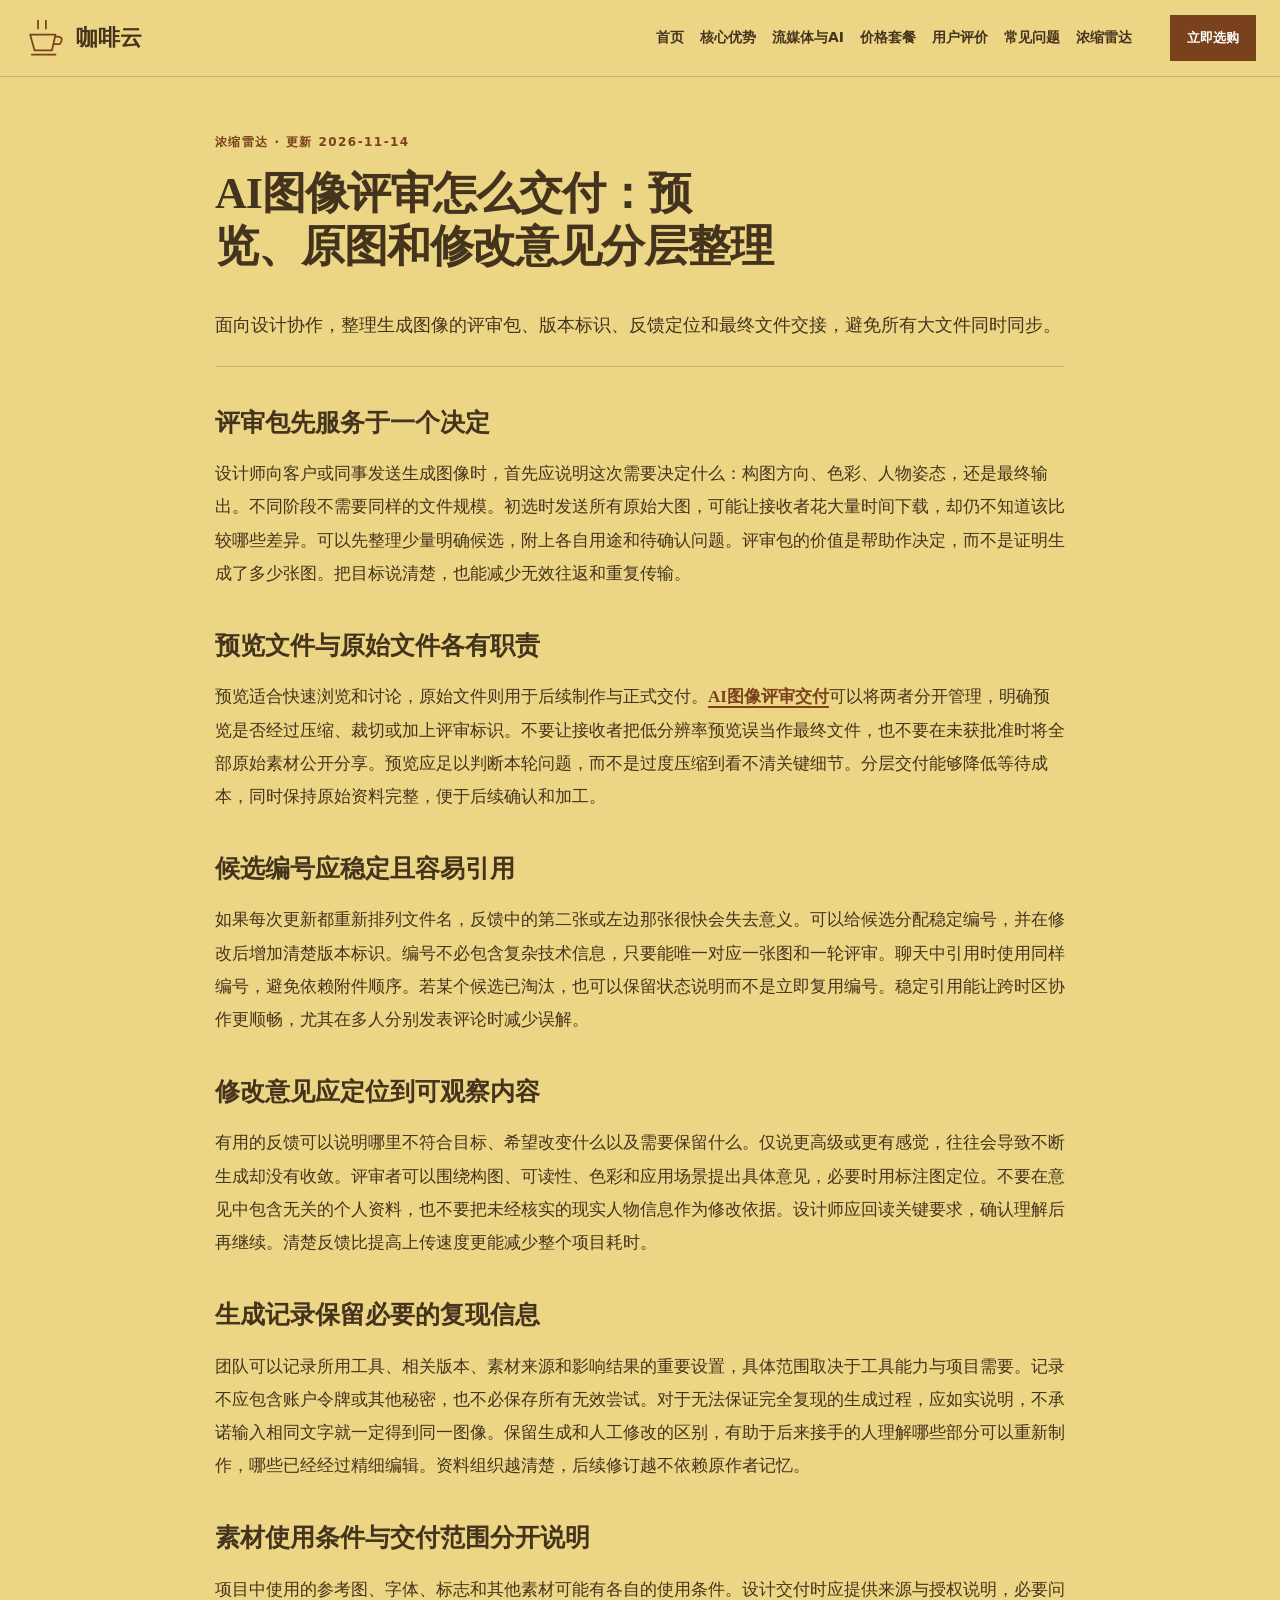
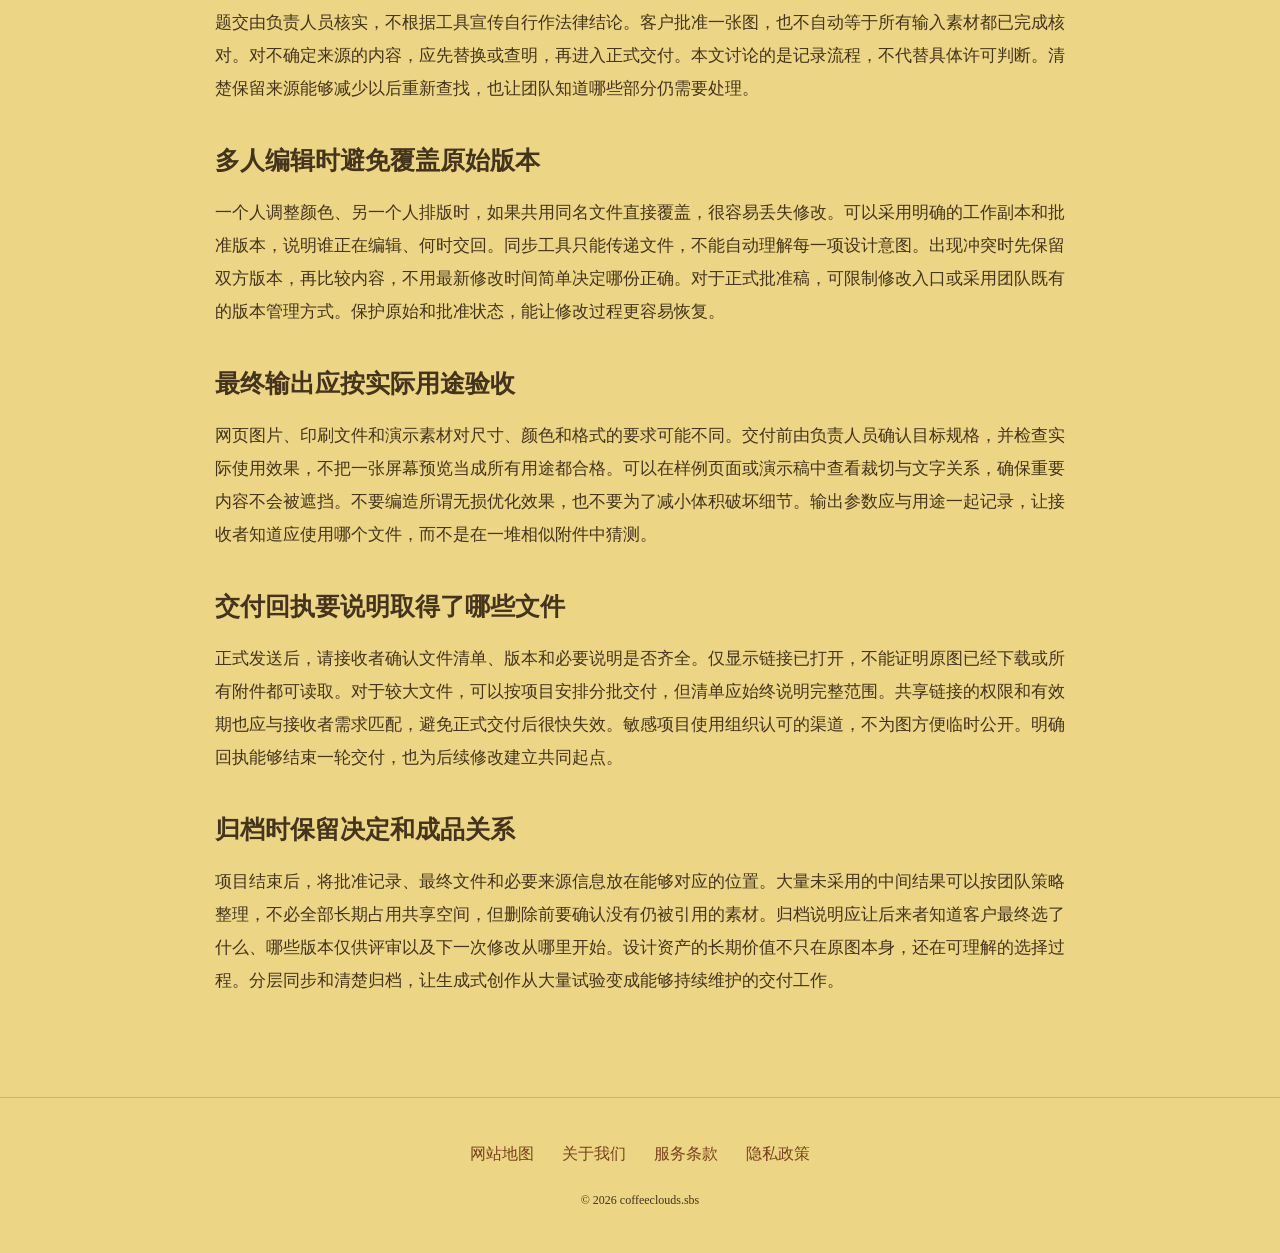
<file: coffee-midjourney-sd-asset-sync.html>
<!DOCTYPE html>
<html lang="zh-CN"><head><meta charset="UTF-8"><meta name="viewport" content="width=device-width,initial-scale=1"><title>AI图像评审怎么交付：预览、原图和修改意见分层整理｜咖啡云</title><meta name="description" content="面向设计协作，整理生成图像的评审包、版本标识、反馈定位和最终文件交接，避免所有大文件同时同步。"><meta name="keywords" content="咖啡云,AI图像评审怎么交付：预览、原图和修改意见分层整理,评审包先服务于一个决定,网络使用指南"><link rel="canonical" href="https://coffeeclouds.sbs/coffee-midjourney-sd-asset-sync.html"><meta property="og:type" content="article"><meta property="og:title" content="AI图像评审怎么交付：预览、原图和修改意见分层整理｜咖啡云"><meta property="og:description" content="面向设计协作，整理生成图像的评审包、版本标识、反馈定位和最终文件交接，避免所有大文件同时同步。"><meta property="og:url" content="https://coffeeclouds.sbs/coffee-midjourney-sd-asset-sync.html"><meta property="og:image" content="https://coffeeclouds.sbs/share.png"><meta property="og:locale" content="zh_CN"><link rel="icon" href="favicon.svg" type="image/svg+xml"><link rel="stylesheet" href="style.css"><script defer src="menu.js"></script><script type="application/ld+json">{"@context": "https://schema.org", "@type": "Article", "name": "AI图像评审怎么交付：预览、原图和修改意见分层整理｜咖啡云", "url": "https://coffeeclouds.sbs/coffee-midjourney-sd-asset-sync.html", "description": "面向设计协作，整理生成图像的评审包、版本标识、反馈定位和最终文件交接，避免所有大文件同时同步。", "inLanguage": "zh-CN", "headline": "AI图像评审怎么交付：预览、原图和修改意见分层整理｜咖啡云", "dateModified": "2026-11-14", "image": "https://coffeeclouds.sbs/share.png"}</script></head><body class="site-5 hero-A review-2 faq-1 nav-0"><header class="site-header"><div class="nav-wrap"><a class="brand" href="index.html"><svg class="brand-mark" viewBox="0 0 48 48" aria-hidden="true"><path d="M7 20H36L32 38H12Z M36 22Q47 22 41 31H34 M9 43H36 M16 4V13 M25 4V13" fill="none" stroke="currentColor" stroke-width="2" stroke-linecap="round" stroke-linejoin="round"/></svg><span>咖啡云</span></a><nav id="site-menu" aria-label="主导航"><a href="index.html">首页</a><a href="index.html#features">核心优势</a><a href="index.html#streaming">流媒体与AI</a><a href="index.html#pricing">价格套餐</a><a href="index.html#testimonials">用户评价</a><a href="index.html#faq">常见问题</a><a href="espresso-radar.html">浓缩雷达</a></nav><div class="nav-actions"><a class="button compact" href="https://ww012.twilightaff.com/#/?code=A56DH1Af" target="_blank" rel="sponsored nofollow noopener">立即选购</a><button type="button" class="menu-toggle" aria-label="切换主导航菜单" aria-controls="site-menu" aria-expanded="false"><span></span><span></span></button></div></div></header><main class="site-main"><article class="article-page"><header><span class="eyebrow">浓缩雷达 · 更新 2026-11-14</span><h1>AI图像评审怎么交付：预览、原图和修改意见分层整理</h1><p class="lead">面向设计协作，整理生成图像的评审包、版本标识、反馈定位和最终文件交接，避免所有大文件同时同步。</p></header><div class="article-body"><h2>评审包先服务于一个决定</h2><p>设计师向客户或同事发送生成图像时，首先应说明这次需要决定什么：构图方向、色彩、人物姿态，还是最终输出。不同阶段不需要同样的文件规模。初选时发送所有原始大图，可能让接收者花大量时间下载，却仍不知道该比较哪些差异。可以先整理少量明确候选，附上各自用途和待确认问题。评审包的价值是帮助作决定，而不是证明生成了多少张图。把目标说清楚，也能减少无效往返和重复传输。</p><h2>预览文件与原始文件各有职责</h2><p>预览适合快速浏览和讨论，原始文件则用于后续制作与正式交付。<a href="https://dajichang.mom/" target="_blank" rel="noopener">AI图像评审交付</a>可以将两者分开管理，明确预览是否经过压缩、裁切或加上评审标识。不要让接收者把低分辨率预览误当作最终文件，也不要在未获批准时将全部原始素材公开分享。预览应足以判断本轮问题，而不是过度压缩到看不清关键细节。分层交付能够降低等待成本，同时保持原始资料完整，便于后续确认和加工。</p><h2>候选编号应稳定且容易引用</h2><p>如果每次更新都重新排列文件名，反馈中的第二张或左边那张很快会失去意义。可以给候选分配稳定编号，并在修改后增加清楚版本标识。编号不必包含复杂技术信息，只要能唯一对应一张图和一轮评审。聊天中引用时使用同样编号，避免依赖附件顺序。若某个候选已淘汰，也可以保留状态说明而不是立即复用编号。稳定引用能让跨时区协作更顺畅，尤其在多人分别发表评论时减少误解。</p><h2>修改意见应定位到可观察内容</h2><p>有用的反馈可以说明哪里不符合目标、希望改变什么以及需要保留什么。仅说更高级或更有感觉，往往会导致不断生成却没有收敛。评审者可以围绕构图、可读性、色彩和应用场景提出具体意见，必要时用标注图定位。不要在意见中包含无关的个人资料，也不要把未经核实的现实人物信息作为修改依据。设计师应回读关键要求，确认理解后再继续。清楚反馈比提高上传速度更能减少整个项目耗时。</p><h2>生成记录保留必要的复现信息</h2><p>团队可以记录所用工具、相关版本、素材来源和影响结果的重要设置，具体范围取决于工具能力与项目需要。记录不应包含账户令牌或其他秘密，也不必保存所有无效尝试。对于无法保证完全复现的生成过程，应如实说明，不承诺输入相同文字就一定得到同一图像。保留生成和人工修改的区别，有助于后来接手的人理解哪些部分可以重新制作，哪些已经经过精细编辑。资料组织越清楚，后续修订越不依赖原作者记忆。</p><h2>素材使用条件与交付范围分开说明</h2><p>项目中使用的参考图、字体、标志和其他素材可能有各自的使用条件。设计交付时应提供来源与授权说明，必要问题交由负责人员核实，不根据工具宣传自行作法律结论。客户批准一张图，也不自动等于所有输入素材都已完成核对。对不确定来源的内容，应先替换或查明，再进入正式交付。本文讨论的是记录流程，不代替具体许可判断。清楚保留来源能够减少以后重新查找，也让团队知道哪些部分仍需要处理。</p><h2>多人编辑时避免覆盖原始版本</h2><p>一个人调整颜色、另一个人排版时，如果共用同名文件直接覆盖，很容易丢失修改。可以采用明确的工作副本和批准版本，说明谁正在编辑、何时交回。同步工具只能传递文件，不能自动理解每一项设计意图。出现冲突时先保留双方版本，再比较内容，不用最新修改时间简单决定哪份正确。对于正式批准稿，可限制修改入口或采用团队既有的版本管理方式。保护原始和批准状态，能让修改过程更容易恢复。</p><h2>最终输出应按实际用途验收</h2><p>网页图片、印刷文件和演示素材对尺寸、颜色和格式的要求可能不同。交付前由负责人员确认目标规格，并检查实际使用效果，不把一张屏幕预览当成所有用途都合格。可以在样例页面或演示稿中查看裁切与文字关系，确保重要内容不会被遮挡。不要编造所谓无损优化效果，也不要为了减小体积破坏细节。输出参数应与用途一起记录，让接收者知道应使用哪个文件，而不是在一堆相似附件中猜测。</p><h2>交付回执要说明取得了哪些文件</h2><p>正式发送后，请接收者确认文件清单、版本和必要说明是否齐全。仅显示链接已打开，不能证明原图已经下载或所有附件都可读取。对于较大文件，可以按项目安排分批交付，但清单应始终说明完整范围。共享链接的权限和有效期也应与接收者需求匹配，避免正式交付后很快失效。敏感项目使用组织认可的渠道，不为图方便临时公开。明确回执能够结束一轮交付，也为后续修改建立共同起点。</p><h2>归档时保留决定和成品关系</h2><p>项目结束后，将批准记录、最终文件和必要来源信息放在能够对应的位置。大量未采用的中间结果可以按团队策略整理，不必全部长期占用共享空间，但删除前要确认没有仍被引用的素材。归档说明应让后来者知道客户最终选了什么、哪些版本仅供评审以及下一次修改从哪里开始。设计资产的长期价值不只在原图本身，还在可理解的选择过程。分层同步和清楚归档，让生成式创作从大量试验变成能够持续维护的交付工作。</p></div></article></main><footer class="site-footer"><nav aria-label="页脚导航"><a href="sitemap.html">网站地图</a><a href="about.html">关于我们</a><a href="terms.html">服务条款</a><a href="privacy.html">隐私政策</a></nav><p>© 2026 coffeeclouds.sbs</p></footer></body></html>
</file>
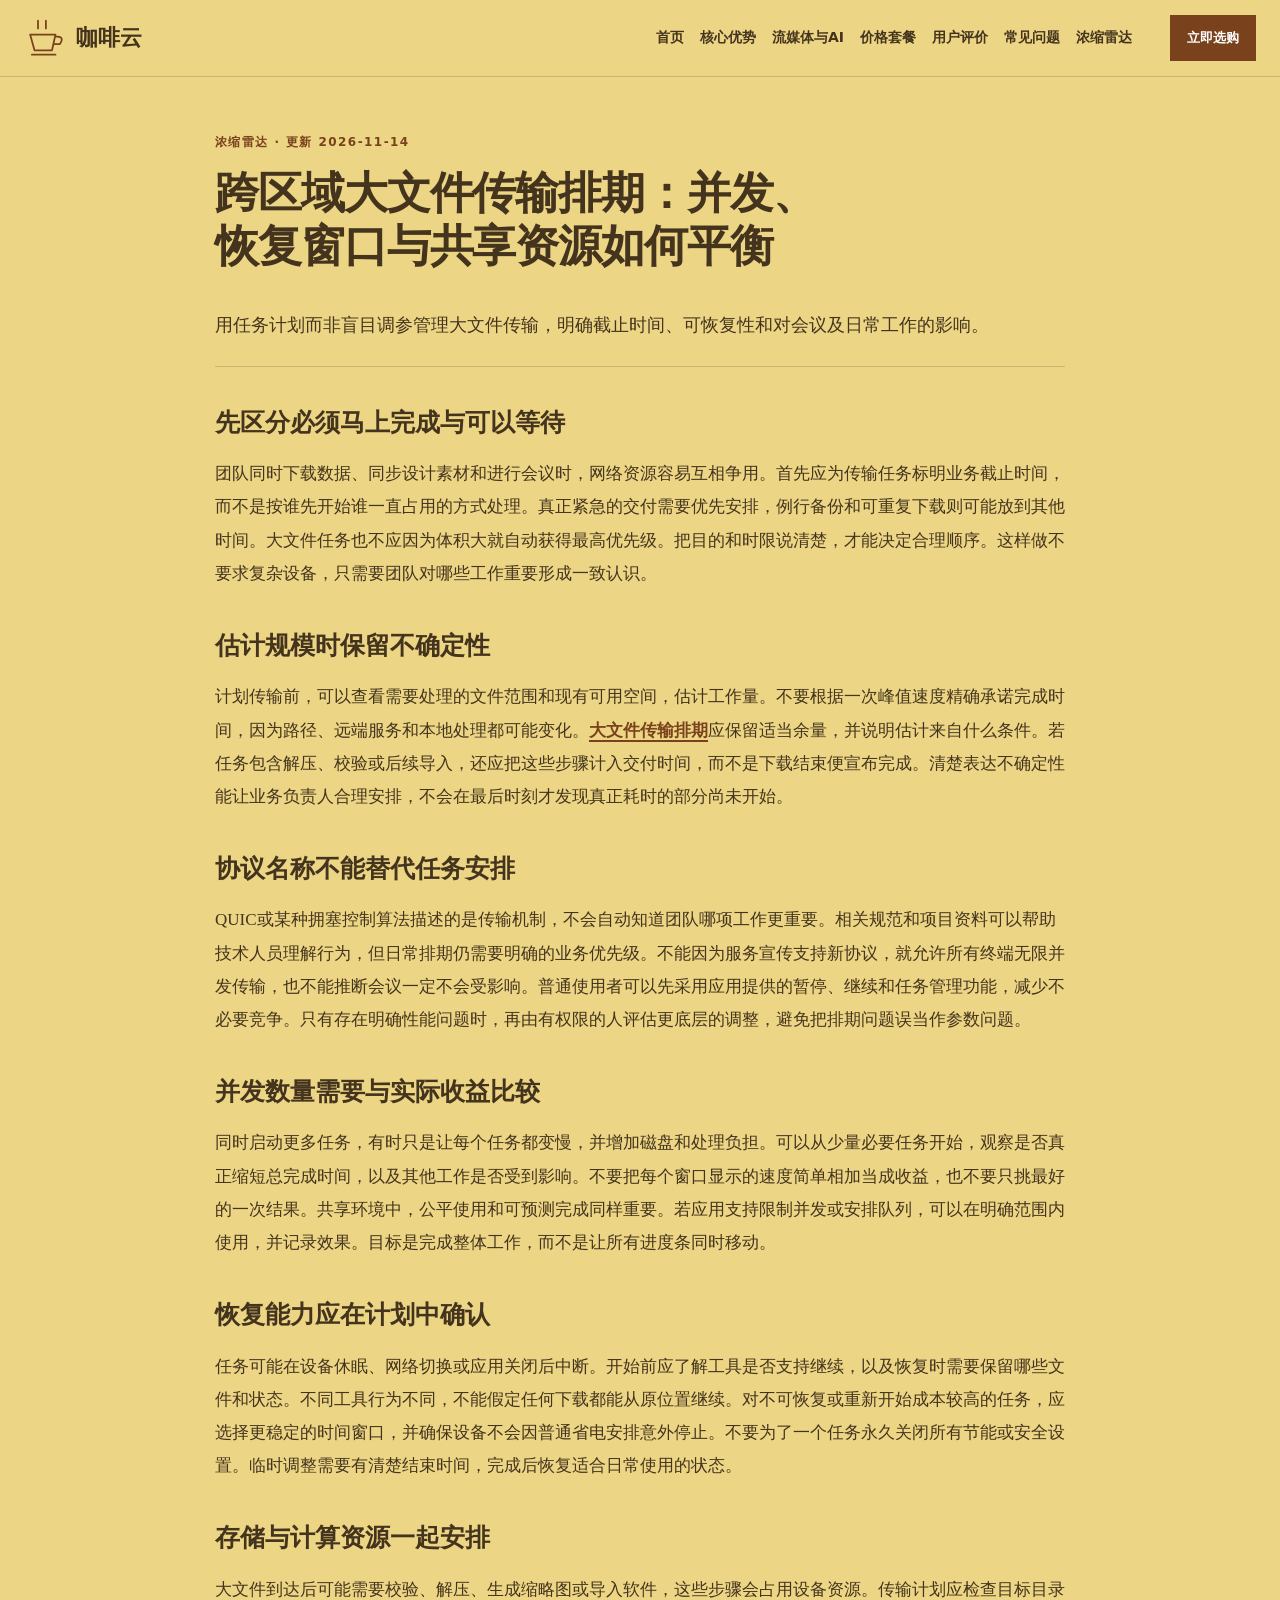
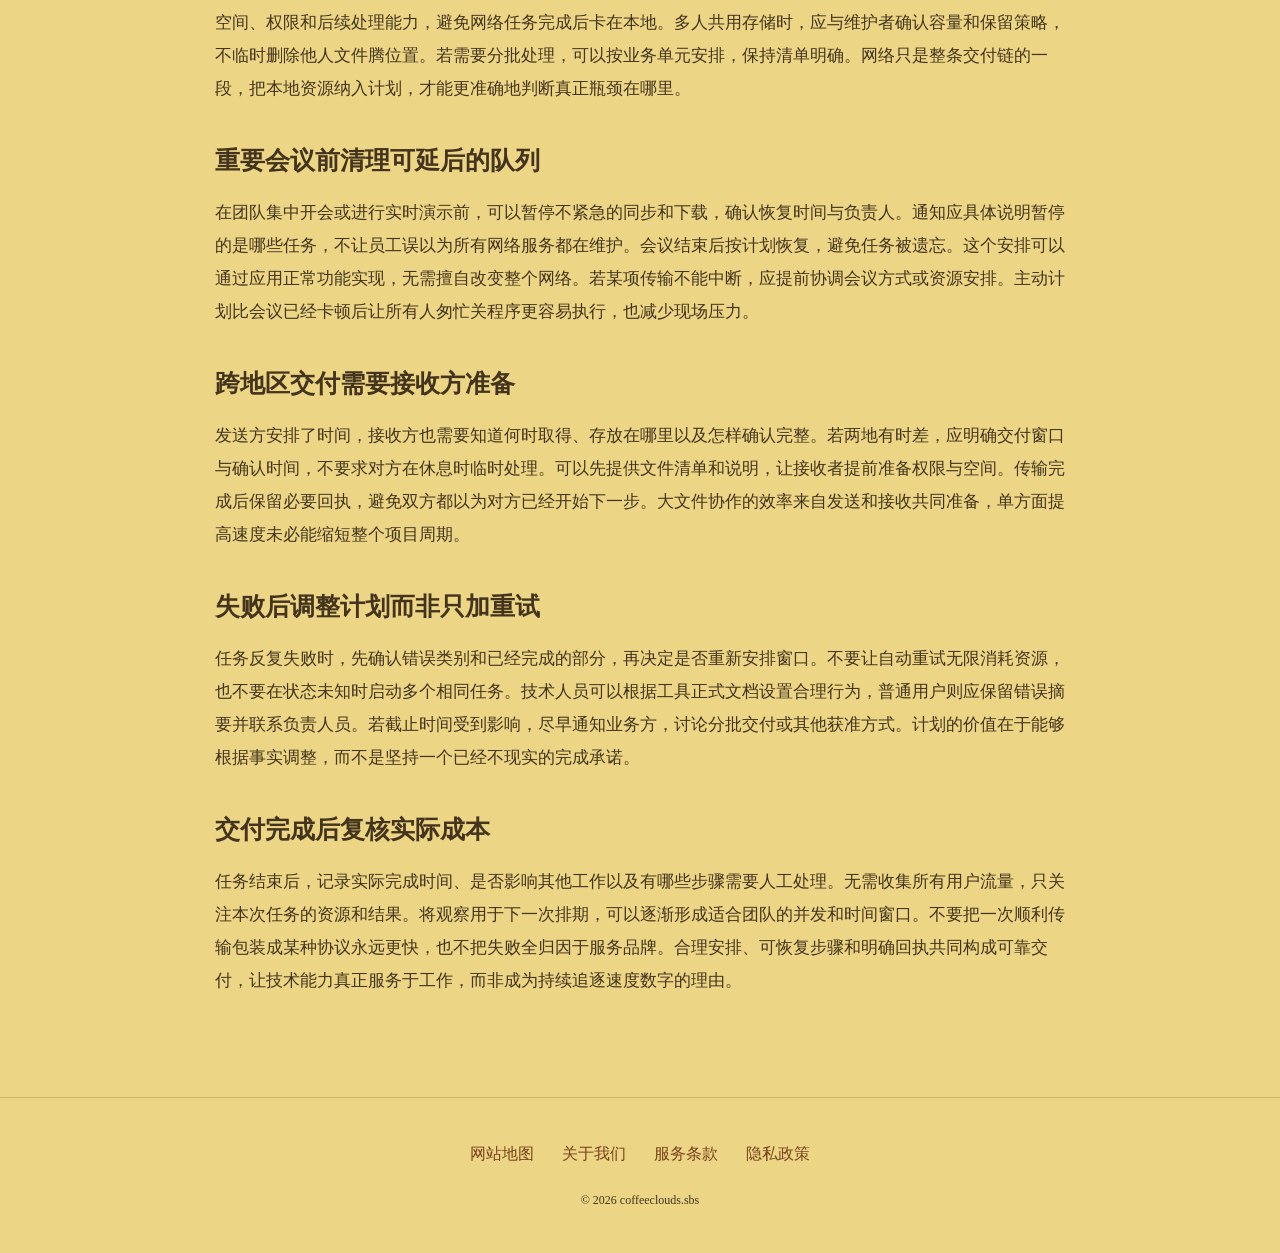
<file: coffee-quic-bbrv3-transpacific-benchmark.html>
<!DOCTYPE html>
<html lang="zh-CN"><head><meta charset="UTF-8"><meta name="viewport" content="width=device-width,initial-scale=1"><title>跨区域大文件传输排期：并发、恢复窗口与共享资源如何平衡｜咖啡云</title><meta name="description" content="用任务计划而非盲目调参管理大文件传输，明确截止时间、可恢复性和对会议及日常工作的影响。"><meta name="keywords" content="咖啡云,跨区域大文件传输排期：并发、恢复窗口与共享资源如何平衡,先区分必须马上完成与可以等待,网络使用指南"><link rel="canonical" href="https://coffeeclouds.sbs/coffee-quic-bbrv3-transpacific-benchmark.html"><meta property="og:type" content="article"><meta property="og:title" content="跨区域大文件传输排期：并发、恢复窗口与共享资源如何平衡｜咖啡云"><meta property="og:description" content="用任务计划而非盲目调参管理大文件传输，明确截止时间、可恢复性和对会议及日常工作的影响。"><meta property="og:url" content="https://coffeeclouds.sbs/coffee-quic-bbrv3-transpacific-benchmark.html"><meta property="og:image" content="https://coffeeclouds.sbs/share.png"><meta property="og:locale" content="zh_CN"><link rel="icon" href="favicon.svg" type="image/svg+xml"><link rel="stylesheet" href="style.css"><script defer src="menu.js"></script><script type="application/ld+json">{"@context": "https://schema.org", "@type": "Article", "name": "跨区域大文件传输排期：并发、恢复窗口与共享资源如何平衡｜咖啡云", "url": "https://coffeeclouds.sbs/coffee-quic-bbrv3-transpacific-benchmark.html", "description": "用任务计划而非盲目调参管理大文件传输，明确截止时间、可恢复性和对会议及日常工作的影响。", "inLanguage": "zh-CN", "headline": "跨区域大文件传输排期：并发、恢复窗口与共享资源如何平衡｜咖啡云", "dateModified": "2026-11-14", "image": "https://coffeeclouds.sbs/share.png"}</script></head><body class="site-5 hero-A review-2 faq-1 nav-0"><header class="site-header"><div class="nav-wrap"><a class="brand" href="index.html"><svg class="brand-mark" viewBox="0 0 48 48" aria-hidden="true"><path d="M7 20H36L32 38H12Z M36 22Q47 22 41 31H34 M9 43H36 M16 4V13 M25 4V13" fill="none" stroke="currentColor" stroke-width="2" stroke-linecap="round" stroke-linejoin="round"/></svg><span>咖啡云</span></a><nav id="site-menu" aria-label="主导航"><a href="index.html">首页</a><a href="index.html#features">核心优势</a><a href="index.html#streaming">流媒体与AI</a><a href="index.html#pricing">价格套餐</a><a href="index.html#testimonials">用户评价</a><a href="index.html#faq">常见问题</a><a href="espresso-radar.html">浓缩雷达</a></nav><div class="nav-actions"><a class="button compact" href="https://ww012.twilightaff.com/#/?code=A56DH1Af" target="_blank" rel="sponsored nofollow noopener">立即选购</a><button type="button" class="menu-toggle" aria-label="切换主导航菜单" aria-controls="site-menu" aria-expanded="false"><span></span><span></span></button></div></div></header><main class="site-main"><article class="article-page"><header><span class="eyebrow">浓缩雷达 · 更新 2026-11-14</span><h1>跨区域大文件传输排期：并发、恢复窗口与共享资源如何平衡</h1><p class="lead">用任务计划而非盲目调参管理大文件传输，明确截止时间、可恢复性和对会议及日常工作的影响。</p></header><div class="article-body"><h2>先区分必须马上完成与可以等待</h2><p>团队同时下载数据、同步设计素材和进行会议时，网络资源容易互相争用。首先应为传输任务标明业务截止时间，而不是按谁先开始谁一直占用的方式处理。真正紧急的交付需要优先安排，例行备份和可重复下载则可能放到其他时间。大文件任务也不应因为体积大就自动获得最高优先级。把目的和时限说清楚，才能决定合理顺序。这样做不要求复杂设备，只需要团队对哪些工作重要形成一致认识。</p><h2>估计规模时保留不确定性</h2><p>计划传输前，可以查看需要处理的文件范围和现有可用空间，估计工作量。不要根据一次峰值速度精确承诺完成时间，因为路径、远端服务和本地处理都可能变化。<a href="https://dajichang.mom/" target="_blank" rel="noopener">大文件传输排期</a>应保留适当余量，并说明估计来自什么条件。若任务包含解压、校验或后续导入，还应把这些步骤计入交付时间，而不是下载结束便宣布完成。清楚表达不确定性能让业务负责人合理安排，不会在最后时刻才发现真正耗时的部分尚未开始。</p><h2>协议名称不能替代任务安排</h2><p>QUIC或某种拥塞控制算法描述的是传输机制，不会自动知道团队哪项工作更重要。相关规范和项目资料可以帮助技术人员理解行为，但日常排期仍需要明确的业务优先级。不能因为服务宣传支持新协议，就允许所有终端无限并发传输，也不能推断会议一定不会受影响。普通使用者可以先采用应用提供的暂停、继续和任务管理功能，减少不必要竞争。只有存在明确性能问题时，再由有权限的人评估更底层的调整，避免把排期问题误当作参数问题。</p><h2>并发数量需要与实际收益比较</h2><p>同时启动更多任务，有时只是让每个任务都变慢，并增加磁盘和处理负担。可以从少量必要任务开始，观察是否真正缩短总完成时间，以及其他工作是否受到影响。不要把每个窗口显示的速度简单相加当成收益，也不要只挑最好的一次结果。共享环境中，公平使用和可预测完成同样重要。若应用支持限制并发或安排队列，可以在明确范围内使用，并记录效果。目标是完成整体工作，而不是让所有进度条同时移动。</p><h2>恢复能力应在计划中确认</h2><p>任务可能在设备休眠、网络切换或应用关闭后中断。开始前应了解工具是否支持继续，以及恢复时需要保留哪些文件和状态。不同工具行为不同，不能假定任何下载都能从原位置继续。对不可恢复或重新开始成本较高的任务，应选择更稳定的时间窗口，并确保设备不会因普通省电安排意外停止。不要为了一个任务永久关闭所有节能或安全设置。临时调整需要有清楚结束时间，完成后恢复适合日常使用的状态。</p><h2>存储与计算资源一起安排</h2><p>大文件到达后可能需要校验、解压、生成缩略图或导入软件，这些步骤会占用设备资源。传输计划应检查目标目录空间、权限和后续处理能力，避免网络任务完成后卡在本地。多人共用存储时，应与维护者确认容量和保留策略，不临时删除他人文件腾位置。若需要分批处理，可以按业务单元安排，保持清单明确。网络只是整条交付链的一段，把本地资源纳入计划，才能更准确地判断真正瓶颈在哪里。</p><h2>重要会议前清理可延后的队列</h2><p>在团队集中开会或进行实时演示前，可以暂停不紧急的同步和下载，确认恢复时间与负责人。通知应具体说明暂停的是哪些任务，不让员工误以为所有网络服务都在维护。会议结束后按计划恢复，避免任务被遗忘。这个安排可以通过应用正常功能实现，无需擅自改变整个网络。若某项传输不能中断，应提前协调会议方式或资源安排。主动计划比会议已经卡顿后让所有人匆忙关程序更容易执行，也减少现场压力。</p><h2>跨地区交付需要接收方准备</h2><p>发送方安排了时间，接收方也需要知道何时取得、存放在哪里以及怎样确认完整。若两地有时差，应明确交付窗口与确认时间，不要求对方在休息时临时处理。可以先提供文件清单和说明，让接收者提前准备权限与空间。传输完成后保留必要回执，避免双方都以为对方已经开始下一步。大文件协作的效率来自发送和接收共同准备，单方面提高速度未必能缩短整个项目周期。</p><h2>失败后调整计划而非只加重试</h2><p>任务反复失败时，先确认错误类别和已经完成的部分，再决定是否重新安排窗口。不要让自动重试无限消耗资源，也不要在状态未知时启动多个相同任务。技术人员可以根据工具正式文档设置合理行为，普通用户则应保留错误摘要并联系负责人员。若截止时间受到影响，尽早通知业务方，讨论分批交付或其他获准方式。计划的价值在于能够根据事实调整，而不是坚持一个已经不现实的完成承诺。</p><h2>交付完成后复核实际成本</h2><p>任务结束后，记录实际完成时间、是否影响其他工作以及有哪些步骤需要人工处理。无需收集所有用户流量，只关注本次任务的资源和结果。将观察用于下一次排期，可以逐渐形成适合团队的并发和时间窗口。不要把一次顺利传输包装成某种协议永远更快，也不把失败全归因于服务品牌。合理安排、可恢复步骤和明确回执共同构成可靠交付，让技术能力真正服务于工作，而非成为持续追逐速度数字的理由。</p></div></article></main><footer class="site-footer"><nav aria-label="页脚导航"><a href="sitemap.html">网站地图</a><a href="about.html">关于我们</a><a href="terms.html">服务条款</a><a href="privacy.html">隐私政策</a></nav><p>© 2026 coffeeclouds.sbs</p></footer></body></html>
</file>
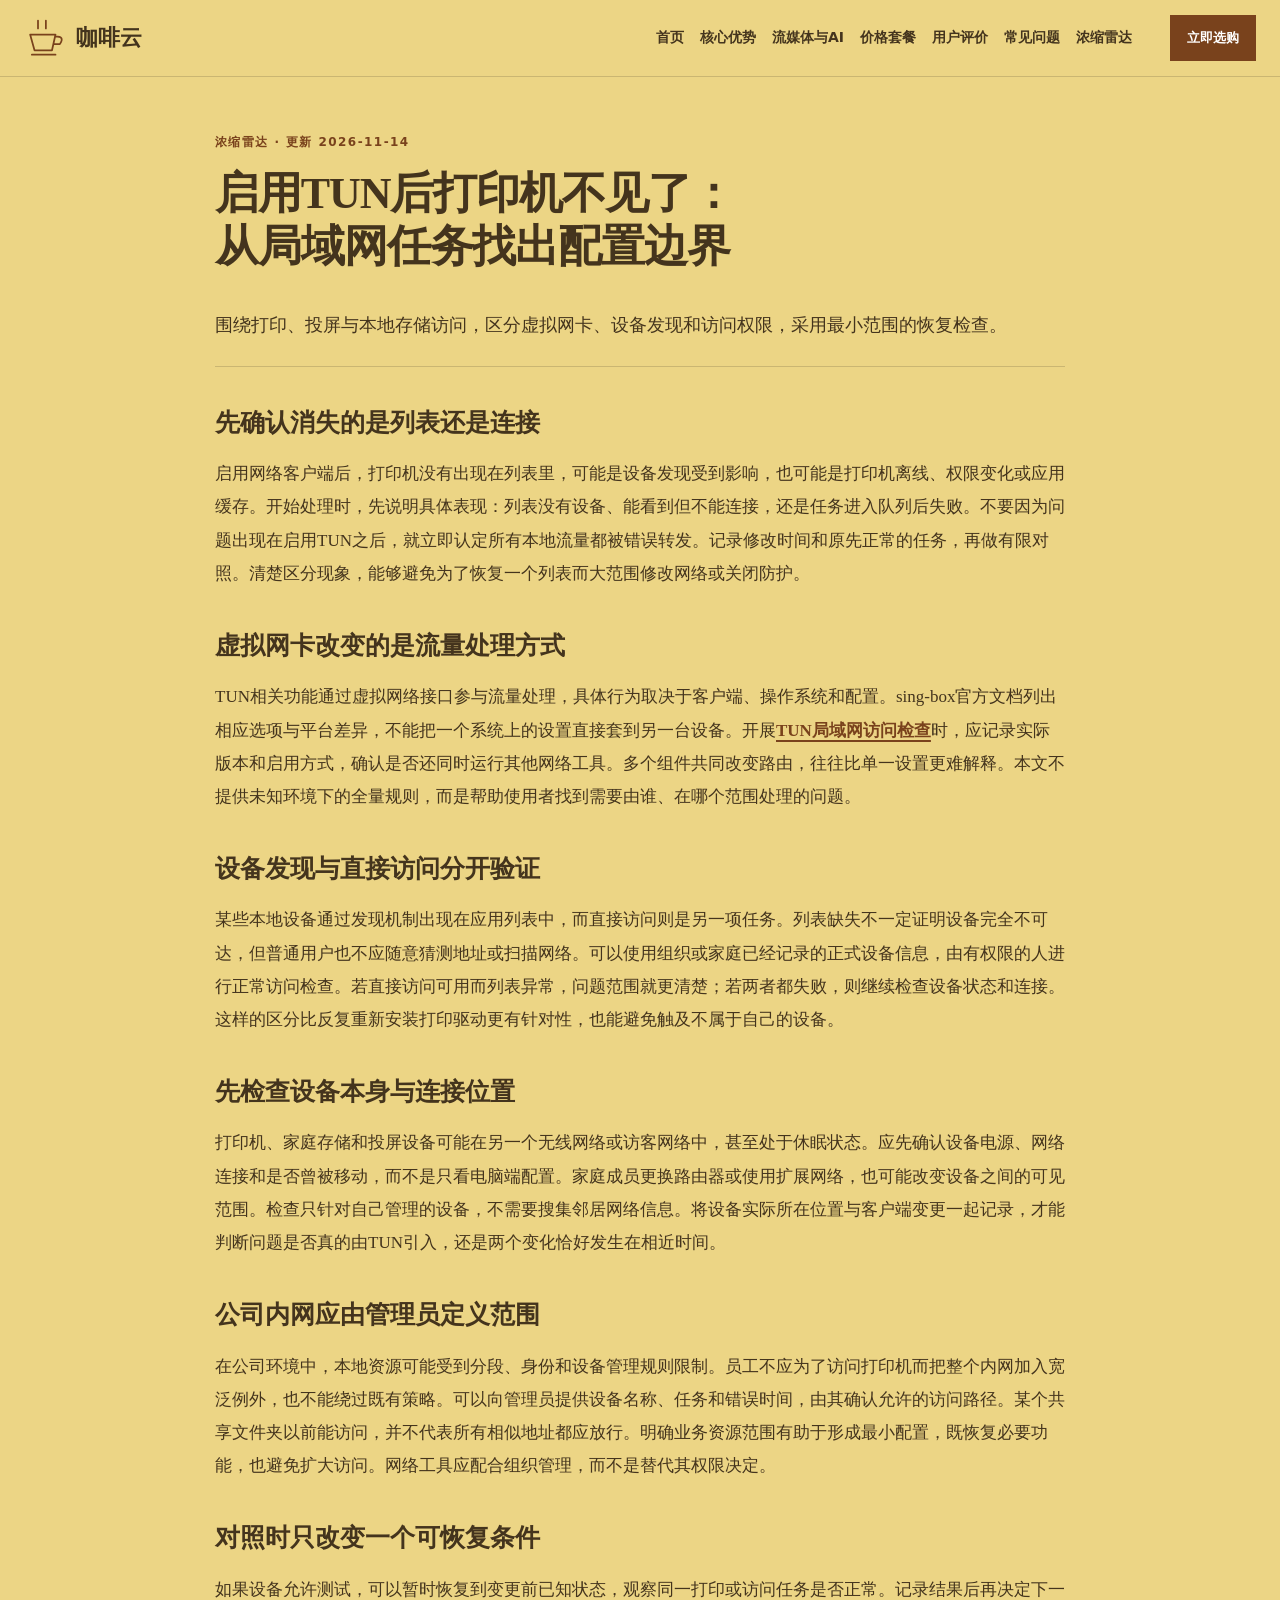
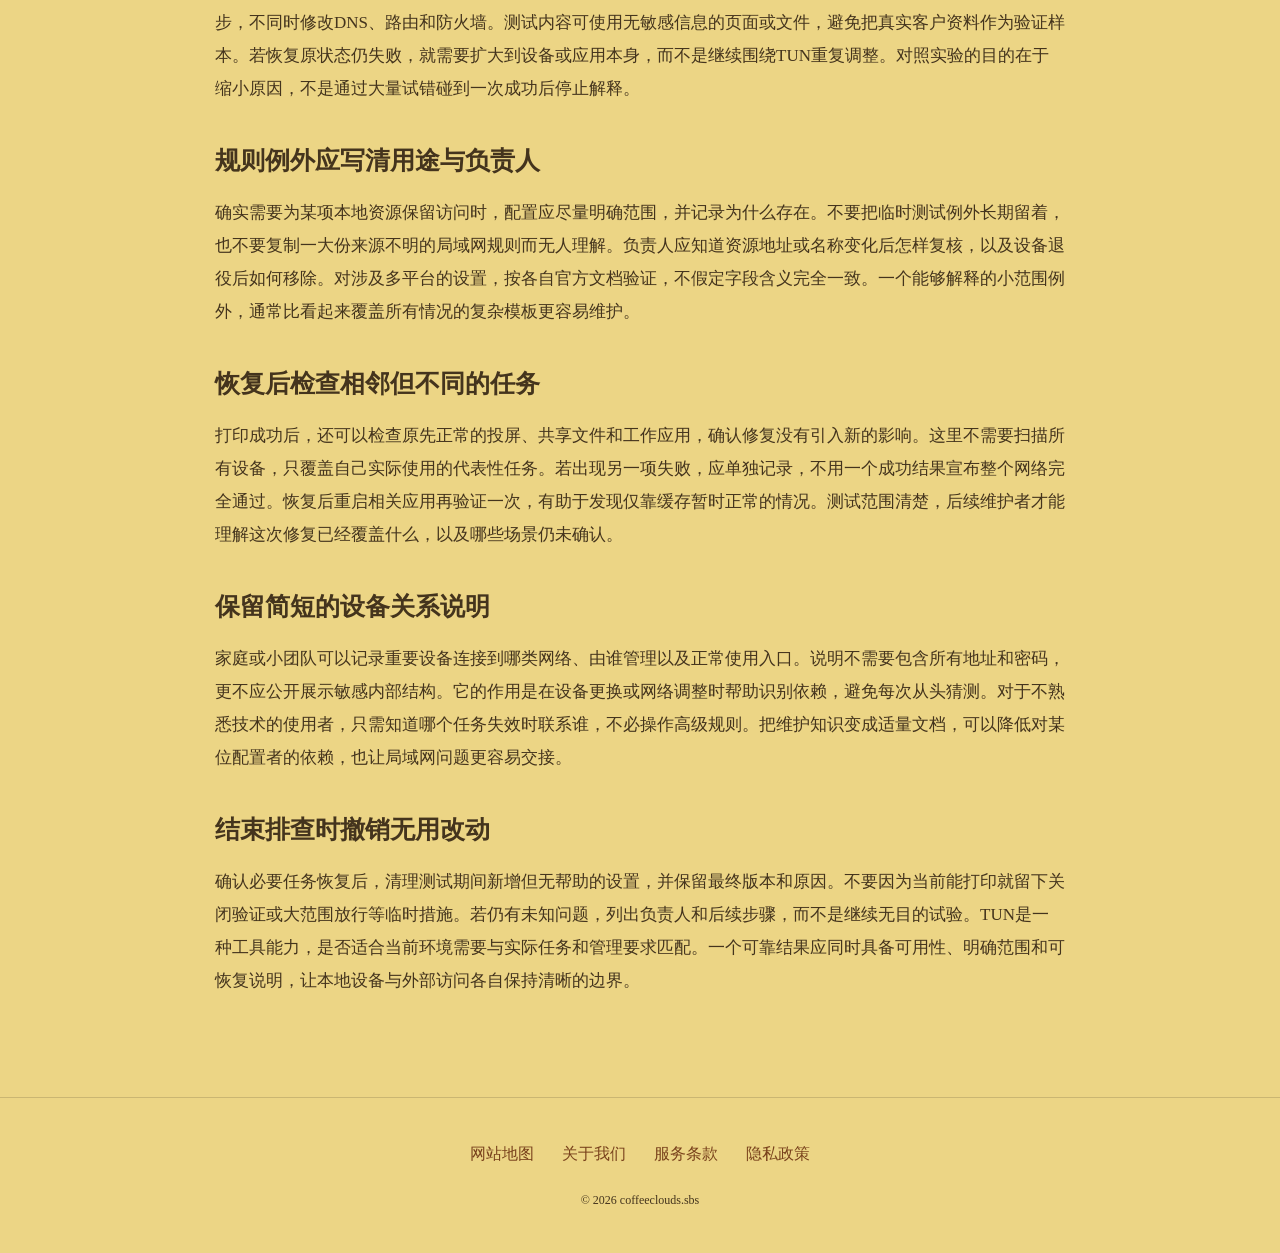
<file: coffee-singbox-tun-rule-set-tuning.html>
<!DOCTYPE html>
<html lang="zh-CN"><head><meta charset="UTF-8"><meta name="viewport" content="width=device-width,initial-scale=1"><title>启用TUN后打印机不见了：从局域网任务找出配置边界｜咖啡云</title><meta name="description" content="围绕打印、投屏与本地存储访问，区分虚拟网卡、设备发现和访问权限，采用最小范围的恢复检查。"><meta name="keywords" content="咖啡云,启用TUN后打印机不见了：从局域网任务找出配置边界,先确认消失的是列表还是连接,网络使用指南"><link rel="canonical" href="https://coffeeclouds.sbs/coffee-singbox-tun-rule-set-tuning.html"><meta property="og:type" content="article"><meta property="og:title" content="启用TUN后打印机不见了：从局域网任务找出配置边界｜咖啡云"><meta property="og:description" content="围绕打印、投屏与本地存储访问，区分虚拟网卡、设备发现和访问权限，采用最小范围的恢复检查。"><meta property="og:url" content="https://coffeeclouds.sbs/coffee-singbox-tun-rule-set-tuning.html"><meta property="og:image" content="https://coffeeclouds.sbs/share.png"><meta property="og:locale" content="zh_CN"><link rel="icon" href="favicon.svg" type="image/svg+xml"><link rel="stylesheet" href="style.css"><script defer src="menu.js"></script><script type="application/ld+json">{"@context": "https://schema.org", "@type": "Article", "name": "启用TUN后打印机不见了：从局域网任务找出配置边界｜咖啡云", "url": "https://coffeeclouds.sbs/coffee-singbox-tun-rule-set-tuning.html", "description": "围绕打印、投屏与本地存储访问，区分虚拟网卡、设备发现和访问权限，采用最小范围的恢复检查。", "inLanguage": "zh-CN", "headline": "启用TUN后打印机不见了：从局域网任务找出配置边界｜咖啡云", "dateModified": "2026-11-14", "image": "https://coffeeclouds.sbs/share.png"}</script></head><body class="site-5 hero-A review-2 faq-1 nav-0"><header class="site-header"><div class="nav-wrap"><a class="brand" href="index.html"><svg class="brand-mark" viewBox="0 0 48 48" aria-hidden="true"><path d="M7 20H36L32 38H12Z M36 22Q47 22 41 31H34 M9 43H36 M16 4V13 M25 4V13" fill="none" stroke="currentColor" stroke-width="2" stroke-linecap="round" stroke-linejoin="round"/></svg><span>咖啡云</span></a><nav id="site-menu" aria-label="主导航"><a href="index.html">首页</a><a href="index.html#features">核心优势</a><a href="index.html#streaming">流媒体与AI</a><a href="index.html#pricing">价格套餐</a><a href="index.html#testimonials">用户评价</a><a href="index.html#faq">常见问题</a><a href="espresso-radar.html">浓缩雷达</a></nav><div class="nav-actions"><a class="button compact" href="https://ww012.twilightaff.com/#/?code=A56DH1Af" target="_blank" rel="sponsored nofollow noopener">立即选购</a><button type="button" class="menu-toggle" aria-label="切换主导航菜单" aria-controls="site-menu" aria-expanded="false"><span></span><span></span></button></div></div></header><main class="site-main"><article class="article-page"><header><span class="eyebrow">浓缩雷达 · 更新 2026-11-14</span><h1>启用TUN后打印机不见了：从局域网任务找出配置边界</h1><p class="lead">围绕打印、投屏与本地存储访问，区分虚拟网卡、设备发现和访问权限，采用最小范围的恢复检查。</p></header><div class="article-body"><h2>先确认消失的是列表还是连接</h2><p>启用网络客户端后，打印机没有出现在列表里，可能是设备发现受到影响，也可能是打印机离线、权限变化或应用缓存。开始处理时，先说明具体表现：列表没有设备、能看到但不能连接，还是任务进入队列后失败。不要因为问题出现在启用TUN之后，就立即认定所有本地流量都被错误转发。记录修改时间和原先正常的任务，再做有限对照。清楚区分现象，能够避免为了恢复一个列表而大范围修改网络或关闭防护。</p><h2>虚拟网卡改变的是流量处理方式</h2><p>TUN相关功能通过虚拟网络接口参与流量处理，具体行为取决于客户端、操作系统和配置。sing-box官方文档列出相应选项与平台差异，不能把一个系统上的设置直接套到另一台设备。开展<a href="https://dajichang.mom/" target="_blank" rel="noopener">TUN局域网访问检查</a>时，应记录实际版本和启用方式，确认是否还同时运行其他网络工具。多个组件共同改变路由，往往比单一设置更难解释。本文不提供未知环境下的全量规则，而是帮助使用者找到需要由谁、在哪个范围处理的问题。</p><h2>设备发现与直接访问分开验证</h2><p>某些本地设备通过发现机制出现在应用列表中，而直接访问则是另一项任务。列表缺失不一定证明设备完全不可达，但普通用户也不应随意猜测地址或扫描网络。可以使用组织或家庭已经记录的正式设备信息，由有权限的人进行正常访问检查。若直接访问可用而列表异常，问题范围就更清楚；若两者都失败，则继续检查设备状态和连接。这样的区分比反复重新安装打印驱动更有针对性，也能避免触及不属于自己的设备。</p><h2>先检查设备本身与连接位置</h2><p>打印机、家庭存储和投屏设备可能在另一个无线网络或访客网络中，甚至处于休眠状态。应先确认设备电源、网络连接和是否曾被移动，而不是只看电脑端配置。家庭成员更换路由器或使用扩展网络，也可能改变设备之间的可见范围。检查只针对自己管理的设备，不需要搜集邻居网络信息。将设备实际所在位置与客户端变更一起记录，才能判断问题是否真的由TUN引入，还是两个变化恰好发生在相近时间。</p><h2>公司内网应由管理员定义范围</h2><p>在公司环境中，本地资源可能受到分段、身份和设备管理规则限制。员工不应为了访问打印机而把整个内网加入宽泛例外，也不能绕过既有策略。可以向管理员提供设备名称、任务和错误时间，由其确认允许的访问路径。某个共享文件夹以前能访问，并不代表所有相似地址都应放行。明确业务资源范围有助于形成最小配置，既恢复必要功能，也避免扩大访问。网络工具应配合组织管理，而不是替代其权限决定。</p><h2>对照时只改变一个可恢复条件</h2><p>如果设备允许测试，可以暂时恢复到变更前已知状态，观察同一打印或访问任务是否正常。记录结果后再决定下一步，不同时修改DNS、路由和防火墙。测试内容可使用无敏感信息的页面或文件，避免把真实客户资料作为验证样本。若恢复原状态仍失败，就需要扩大到设备或应用本身，而不是继续围绕TUN重复调整。对照实验的目的在于缩小原因，不是通过大量试错碰到一次成功后停止解释。</p><h2>规则例外应写清用途与负责人</h2><p>确实需要为某项本地资源保留访问时，配置应尽量明确范围，并记录为什么存在。不要把临时测试例外长期留着，也不要复制一大份来源不明的局域网规则而无人理解。负责人应知道资源地址或名称变化后怎样复核，以及设备退役后如何移除。对涉及多平台的设置，按各自官方文档验证，不假定字段含义完全一致。一个能够解释的小范围例外，通常比看起来覆盖所有情况的复杂模板更容易维护。</p><h2>恢复后检查相邻但不同的任务</h2><p>打印成功后，还可以检查原先正常的投屏、共享文件和工作应用，确认修复没有引入新的影响。这里不需要扫描所有设备，只覆盖自己实际使用的代表性任务。若出现另一项失败，应单独记录，不用一个成功结果宣布整个网络完全通过。恢复后重启相关应用再验证一次，有助于发现仅靠缓存暂时正常的情况。测试范围清楚，后续维护者才能理解这次修复已经覆盖什么，以及哪些场景仍未确认。</p><h2>保留简短的设备关系说明</h2><p>家庭或小团队可以记录重要设备连接到哪类网络、由谁管理以及正常使用入口。说明不需要包含所有地址和密码，更不应公开展示敏感内部结构。它的作用是在设备更换或网络调整时帮助识别依赖，避免每次从头猜测。对于不熟悉技术的使用者，只需知道哪个任务失效时联系谁，不必操作高级规则。把维护知识变成适量文档，可以降低对某位配置者的依赖，也让局域网问题更容易交接。</p><h2>结束排查时撤销无用改动</h2><p>确认必要任务恢复后，清理测试期间新增但无帮助的设置，并保留最终版本和原因。不要因为当前能打印就留下关闭验证或大范围放行等临时措施。若仍有未知问题，列出负责人和后续步骤，而不是继续无目的试验。TUN是一种工具能力，是否适合当前环境需要与实际任务和管理要求匹配。一个可靠结果应同时具备可用性、明确范围和可恢复说明，让本地设备与外部访问各自保持清晰的边界。</p></div></article></main><footer class="site-footer"><nav aria-label="页脚导航"><a href="sitemap.html">网站地图</a><a href="about.html">关于我们</a><a href="terms.html">服务条款</a><a href="privacy.html">隐私政策</a></nav><p>© 2026 coffeeclouds.sbs</p></footer></body></html>
</file>
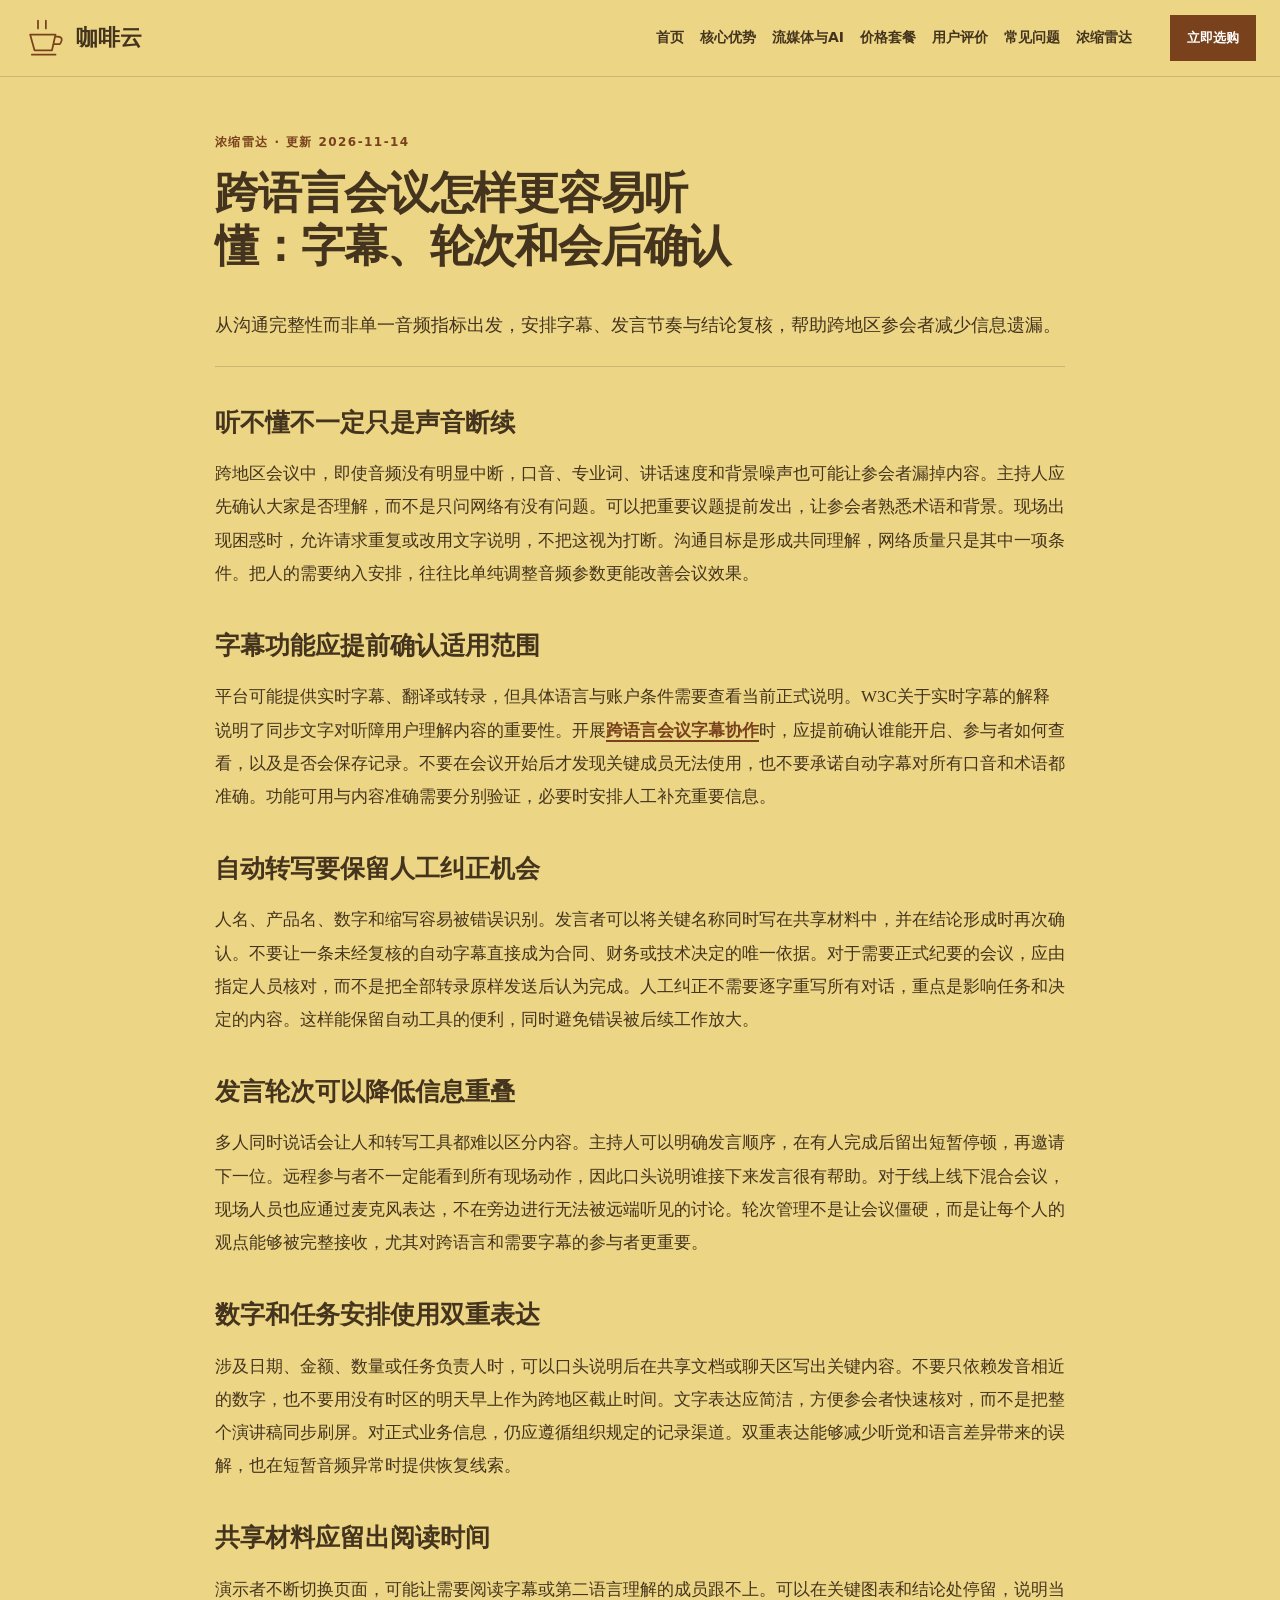
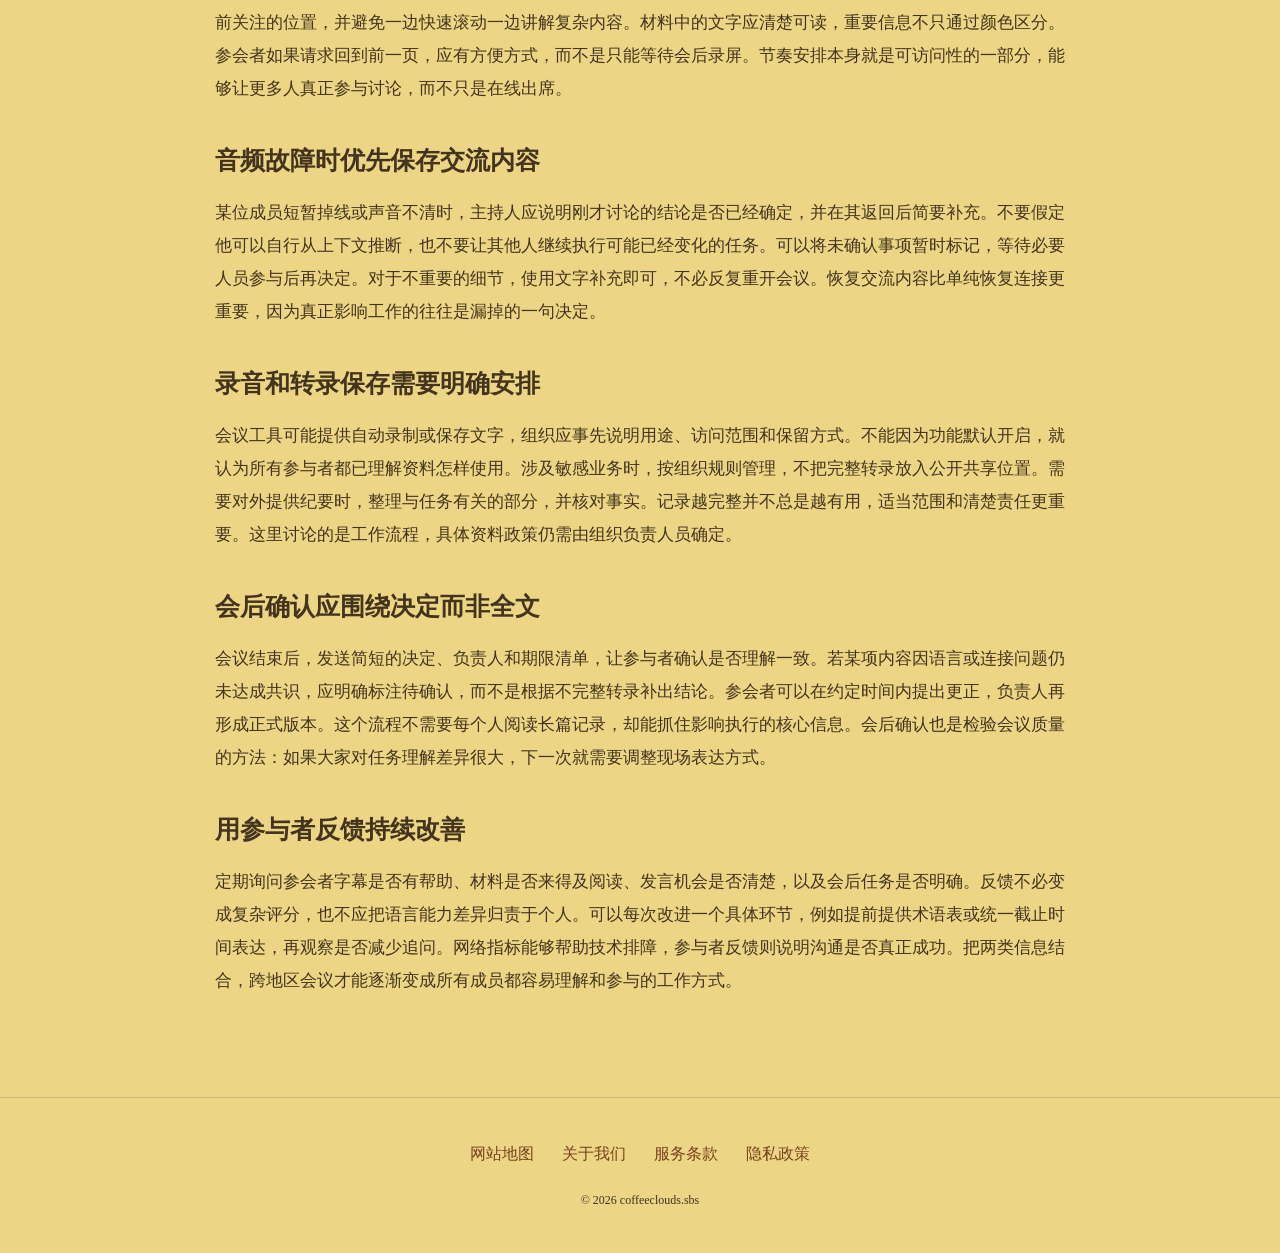
<file: coffee-webrtc-jitter-buffer-tuning.html>
<!DOCTYPE html>
<html lang="zh-CN"><head><meta charset="UTF-8"><meta name="viewport" content="width=device-width,initial-scale=1"><title>跨语言会议怎样更容易听懂：字幕、轮次和会后确认｜咖啡云</title><meta name="description" content="从沟通完整性而非单一音频指标出发，安排字幕、发言节奏与结论复核，帮助跨地区参会者减少信息遗漏。"><meta name="keywords" content="咖啡云,跨语言会议怎样更容易听懂：字幕、轮次和会后确认,听不懂不一定只是声音断续,网络使用指南"><link rel="canonical" href="https://coffeeclouds.sbs/coffee-webrtc-jitter-buffer-tuning.html"><meta property="og:type" content="article"><meta property="og:title" content="跨语言会议怎样更容易听懂：字幕、轮次和会后确认｜咖啡云"><meta property="og:description" content="从沟通完整性而非单一音频指标出发，安排字幕、发言节奏与结论复核，帮助跨地区参会者减少信息遗漏。"><meta property="og:url" content="https://coffeeclouds.sbs/coffee-webrtc-jitter-buffer-tuning.html"><meta property="og:image" content="https://coffeeclouds.sbs/share.png"><meta property="og:locale" content="zh_CN"><link rel="icon" href="favicon.svg" type="image/svg+xml"><link rel="stylesheet" href="style.css"><script defer src="menu.js"></script><script type="application/ld+json">{"@context": "https://schema.org", "@type": "Article", "name": "跨语言会议怎样更容易听懂：字幕、轮次和会后确认｜咖啡云", "url": "https://coffeeclouds.sbs/coffee-webrtc-jitter-buffer-tuning.html", "description": "从沟通完整性而非单一音频指标出发，安排字幕、发言节奏与结论复核，帮助跨地区参会者减少信息遗漏。", "inLanguage": "zh-CN", "headline": "跨语言会议怎样更容易听懂：字幕、轮次和会后确认｜咖啡云", "dateModified": "2026-11-14", "image": "https://coffeeclouds.sbs/share.png"}</script></head><body class="site-5 hero-A review-2 faq-1 nav-0"><header class="site-header"><div class="nav-wrap"><a class="brand" href="index.html"><svg class="brand-mark" viewBox="0 0 48 48" aria-hidden="true"><path d="M7 20H36L32 38H12Z M36 22Q47 22 41 31H34 M9 43H36 M16 4V13 M25 4V13" fill="none" stroke="currentColor" stroke-width="2" stroke-linecap="round" stroke-linejoin="round"/></svg><span>咖啡云</span></a><nav id="site-menu" aria-label="主导航"><a href="index.html">首页</a><a href="index.html#features">核心优势</a><a href="index.html#streaming">流媒体与AI</a><a href="index.html#pricing">价格套餐</a><a href="index.html#testimonials">用户评价</a><a href="index.html#faq">常见问题</a><a href="espresso-radar.html">浓缩雷达</a></nav><div class="nav-actions"><a class="button compact" href="https://ww012.twilightaff.com/#/?code=A56DH1Af" target="_blank" rel="sponsored nofollow noopener">立即选购</a><button type="button" class="menu-toggle" aria-label="切换主导航菜单" aria-controls="site-menu" aria-expanded="false"><span></span><span></span></button></div></div></header><main class="site-main"><article class="article-page"><header><span class="eyebrow">浓缩雷达 · 更新 2026-11-14</span><h1>跨语言会议怎样更容易听懂：字幕、轮次和会后确认</h1><p class="lead">从沟通完整性而非单一音频指标出发，安排字幕、发言节奏与结论复核，帮助跨地区参会者减少信息遗漏。</p></header><div class="article-body"><h2>听不懂不一定只是声音断续</h2><p>跨地区会议中，即使音频没有明显中断，口音、专业词、讲话速度和背景噪声也可能让参会者漏掉内容。主持人应先确认大家是否理解，而不是只问网络有没有问题。可以把重要议题提前发出，让参会者熟悉术语和背景。现场出现困惑时，允许请求重复或改用文字说明，不把这视为打断。沟通目标是形成共同理解，网络质量只是其中一项条件。把人的需要纳入安排，往往比单纯调整音频参数更能改善会议效果。</p><h2>字幕功能应提前确认适用范围</h2><p>平台可能提供实时字幕、翻译或转录，但具体语言与账户条件需要查看当前正式说明。W3C关于实时字幕的解释说明了同步文字对听障用户理解内容的重要性。开展<a href="https://dajichang.mom/" target="_blank" rel="noopener">跨语言会议字幕协作</a>时，应提前确认谁能开启、参与者如何查看，以及是否会保存记录。不要在会议开始后才发现关键成员无法使用，也不要承诺自动字幕对所有口音和术语都准确。功能可用与内容准确需要分别验证，必要时安排人工补充重要信息。</p><h2>自动转写要保留人工纠正机会</h2><p>人名、产品名、数字和缩写容易被错误识别。发言者可以将关键名称同时写在共享材料中，并在结论形成时再次确认。不要让一条未经复核的自动字幕直接成为合同、财务或技术决定的唯一依据。对于需要正式纪要的会议，应由指定人员核对，而不是把全部转录原样发送后认为完成。人工纠正不需要逐字重写所有对话，重点是影响任务和决定的内容。这样能保留自动工具的便利，同时避免错误被后续工作放大。</p><h2>发言轮次可以降低信息重叠</h2><p>多人同时说话会让人和转写工具都难以区分内容。主持人可以明确发言顺序，在有人完成后留出短暂停顿，再邀请下一位。远程参与者不一定能看到所有现场动作，因此口头说明谁接下来发言很有帮助。对于线上线下混合会议，现场人员也应通过麦克风表达，不在旁边进行无法被远端听见的讨论。轮次管理不是让会议僵硬，而是让每个人的观点能够被完整接收，尤其对跨语言和需要字幕的参与者更重要。</p><h2>数字和任务安排使用双重表达</h2><p>涉及日期、金额、数量或任务负责人时，可以口头说明后在共享文档或聊天区写出关键内容。不要只依赖发音相近的数字，也不要用没有时区的明天早上作为跨地区截止时间。文字表达应简洁，方便参会者快速核对，而不是把整个演讲稿同步刷屏。对正式业务信息，仍应遵循组织规定的记录渠道。双重表达能够减少听觉和语言差异带来的误解，也在短暂音频异常时提供恢复线索。</p><h2>共享材料应留出阅读时间</h2><p>演示者不断切换页面，可能让需要阅读字幕或第二语言理解的成员跟不上。可以在关键图表和结论处停留，说明当前关注的位置，并避免一边快速滚动一边讲解复杂内容。材料中的文字应清楚可读，重要信息不只通过颜色区分。参会者如果请求回到前一页，应有方便方式，而不是只能等待会后录屏。节奏安排本身就是可访问性的一部分，能够让更多人真正参与讨论，而不只是在线出席。</p><h2>音频故障时优先保存交流内容</h2><p>某位成员短暂掉线或声音不清时，主持人应说明刚才讨论的结论是否已经确定，并在其返回后简要补充。不要假定他可以自行从上下文推断，也不要让其他人继续执行可能已经变化的任务。可以将未确认事项暂时标记，等待必要人员参与后再决定。对于不重要的细节，使用文字补充即可，不必反复重开会议。恢复交流内容比单纯恢复连接更重要，因为真正影响工作的往往是漏掉的一句决定。</p><h2>录音和转录保存需要明确安排</h2><p>会议工具可能提供自动录制或保存文字，组织应事先说明用途、访问范围和保留方式。不能因为功能默认开启，就认为所有参与者都已理解资料怎样使用。涉及敏感业务时，按组织规则管理，不把完整转录放入公开共享位置。需要对外提供纪要时，整理与任务有关的部分，并核对事实。记录越完整并不总是越有用，适当范围和清楚责任更重要。这里讨论的是工作流程，具体资料政策仍需由组织负责人员确定。</p><h2>会后确认应围绕决定而非全文</h2><p>会议结束后，发送简短的决定、负责人和期限清单，让参与者确认是否理解一致。若某项内容因语言或连接问题仍未达成共识，应明确标注待确认，而不是根据不完整转录补出结论。参会者可以在约定时间内提出更正，负责人再形成正式版本。这个流程不需要每个人阅读长篇记录，却能抓住影响执行的核心信息。会后确认也是检验会议质量的方法：如果大家对任务理解差异很大，下一次就需要调整现场表达方式。</p><h2>用参与者反馈持续改善</h2><p>定期询问参会者字幕是否有帮助、材料是否来得及阅读、发言机会是否清楚，以及会后任务是否明确。反馈不必变成复杂评分，也不应把语言能力差异归责于个人。可以每次改进一个具体环节，例如提前提供术语表或统一截止时间表达，再观察是否减少追问。网络指标能够帮助技术排障，参与者反馈则说明沟通是否真正成功。把两类信息结合，跨地区会议才能逐渐变成所有成员都容易理解和参与的工作方式。</p></div></article></main><footer class="site-footer"><nav aria-label="页脚导航"><a href="sitemap.html">网站地图</a><a href="about.html">关于我们</a><a href="terms.html">服务条款</a><a href="privacy.html">隐私政策</a></nav><p>© 2026 coffeeclouds.sbs</p></footer></body></html>
</file>
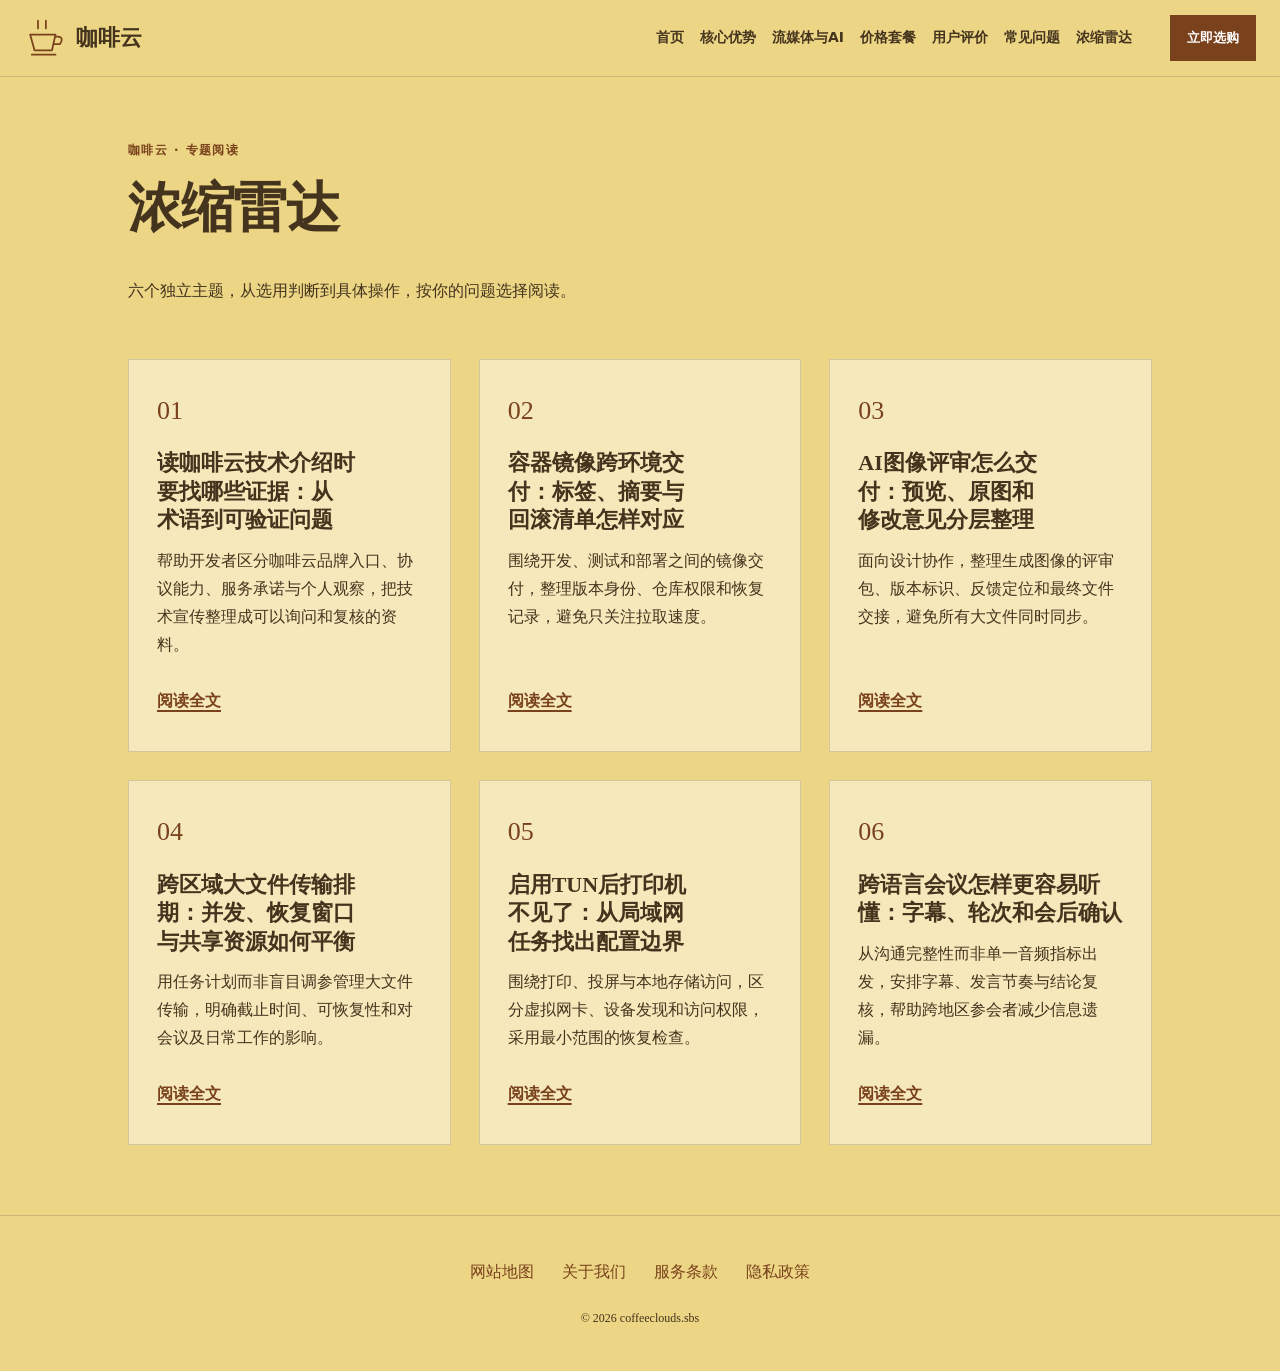
<file: espresso-radar.html>
<!DOCTYPE html>
<html lang="zh-CN"><head><meta charset="UTF-8"><meta name="viewport" content="width=device-width,initial-scale=1"><title>浓缩雷达｜咖啡云专题文章</title><meta name="description" content="浓缩雷达收录六篇独立专题，围绕开发工具、家庭网关和素材同步各有侧重展开阅读。"><meta name="keywords" content="咖啡云,浓缩雷达,浓缩雷达,网络使用指南"><link rel="canonical" href="https://coffeeclouds.sbs/espresso-radar.html"><meta property="og:type" content="website"><meta property="og:title" content="浓缩雷达｜咖啡云专题文章"><meta property="og:description" content="浓缩雷达收录六篇独立专题，围绕开发工具、家庭网关和素材同步各有侧重展开阅读。"><meta property="og:url" content="https://coffeeclouds.sbs/espresso-radar.html"><meta property="og:image" content="https://coffeeclouds.sbs/share.png"><meta property="og:locale" content="zh_CN"><link rel="icon" href="favicon.svg" type="image/svg+xml"><link rel="stylesheet" href="style.css"><script defer src="menu.js"></script><script type="application/ld+json">{"@context": "https://schema.org", "@type": "WebPage", "name": "浓缩雷达｜咖啡云专题文章", "url": "https://coffeeclouds.sbs/espresso-radar.html", "description": "浓缩雷达收录六篇独立专题，围绕开发工具、家庭网关和素材同步各有侧重展开阅读。", "inLanguage": "zh-CN"}</script></head><body class="site-5 hero-A review-2 faq-1 nav-0"><header class="site-header"><div class="nav-wrap"><a class="brand" href="index.html"><svg class="brand-mark" viewBox="0 0 48 48" aria-hidden="true"><path d="M7 20H36L32 38H12Z M36 22Q47 22 41 31H34 M9 43H36 M16 4V13 M25 4V13" fill="none" stroke="currentColor" stroke-width="2" stroke-linecap="round" stroke-linejoin="round"/></svg><span>咖啡云</span></a><nav id="site-menu" aria-label="主导航"><a href="index.html">首页</a><a href="index.html#features">核心优势</a><a href="index.html#streaming">流媒体与AI</a><a href="index.html#pricing">价格套餐</a><a href="index.html#testimonials">用户评价</a><a href="index.html#faq">常见问题</a><a href="espresso-radar.html">浓缩雷达</a></nav><div class="nav-actions"><a class="button compact" href="https://ww012.twilightaff.com/#/?code=A56DH1Af" target="_blank" rel="sponsored nofollow noopener">立即选购</a><button type="button" class="menu-toggle" aria-label="切换主导航菜单" aria-controls="site-menu" aria-expanded="false"><span></span><span></span></button></div></div></header><main class="site-main"><header class="page-heading"><span class="eyebrow">咖啡云 · 专题阅读</span><h1>浓缩雷达</h1><p>六个独立主题，从选用判断到具体操作，按你的问题选择阅读。</p></header><div class="article-list mosaic"><article class="article-card"><h2>读咖啡云技术介绍时要找哪些证据：从术语到可验证问题</h2><p>帮助开发者区分咖啡云品牌入口、协议能力、服务承诺与个人观察，把技术宣传整理成可以询问和复核的资料。</p><a href="coffee-github-copilot-ssh-terminal.html">阅读全文</a></article><article class="article-card"><h2>容器镜像跨环境交付：标签、摘要与回滚清单怎样对应</h2><p>围绕开发、测试和部署之间的镜像交付，整理版本身份、仓库权限和恢复记录，避免只关注拉取速度。</p><a href="coffee-docker-ghcr-registry-boost.html">阅读全文</a></article><article class="article-card"><h2>AI图像评审怎么交付：预览、原图和修改意见分层整理</h2><p>面向设计协作，整理生成图像的评审包、版本标识、反馈定位和最终文件交接，避免所有大文件同时同步。</p><a href="coffee-midjourney-sd-asset-sync.html">阅读全文</a></article><article class="article-card"><h2>跨区域大文件传输排期：并发、恢复窗口与共享资源如何平衡</h2><p>用任务计划而非盲目调参管理大文件传输，明确截止时间、可恢复性和对会议及日常工作的影响。</p><a href="coffee-quic-bbrv3-transpacific-benchmark.html">阅读全文</a></article><article class="article-card"><h2>启用TUN后打印机不见了：从局域网任务找出配置边界</h2><p>围绕打印、投屏与本地存储访问，区分虚拟网卡、设备发现和访问权限，采用最小范围的恢复检查。</p><a href="coffee-singbox-tun-rule-set-tuning.html">阅读全文</a></article><article class="article-card"><h2>跨语言会议怎样更容易听懂：字幕、轮次和会后确认</h2><p>从沟通完整性而非单一音频指标出发，安排字幕、发言节奏与结论复核，帮助跨地区参会者减少信息遗漏。</p><a href="coffee-webrtc-jitter-buffer-tuning.html">阅读全文</a></article></div></main><footer class="site-footer"><nav aria-label="页脚导航"><a href="sitemap.html">网站地图</a><a href="about.html">关于我们</a><a href="terms.html">服务条款</a><a href="privacy.html">隐私政策</a></nav><p>© 2026 coffeeclouds.sbs</p></footer></body></html>
</file>
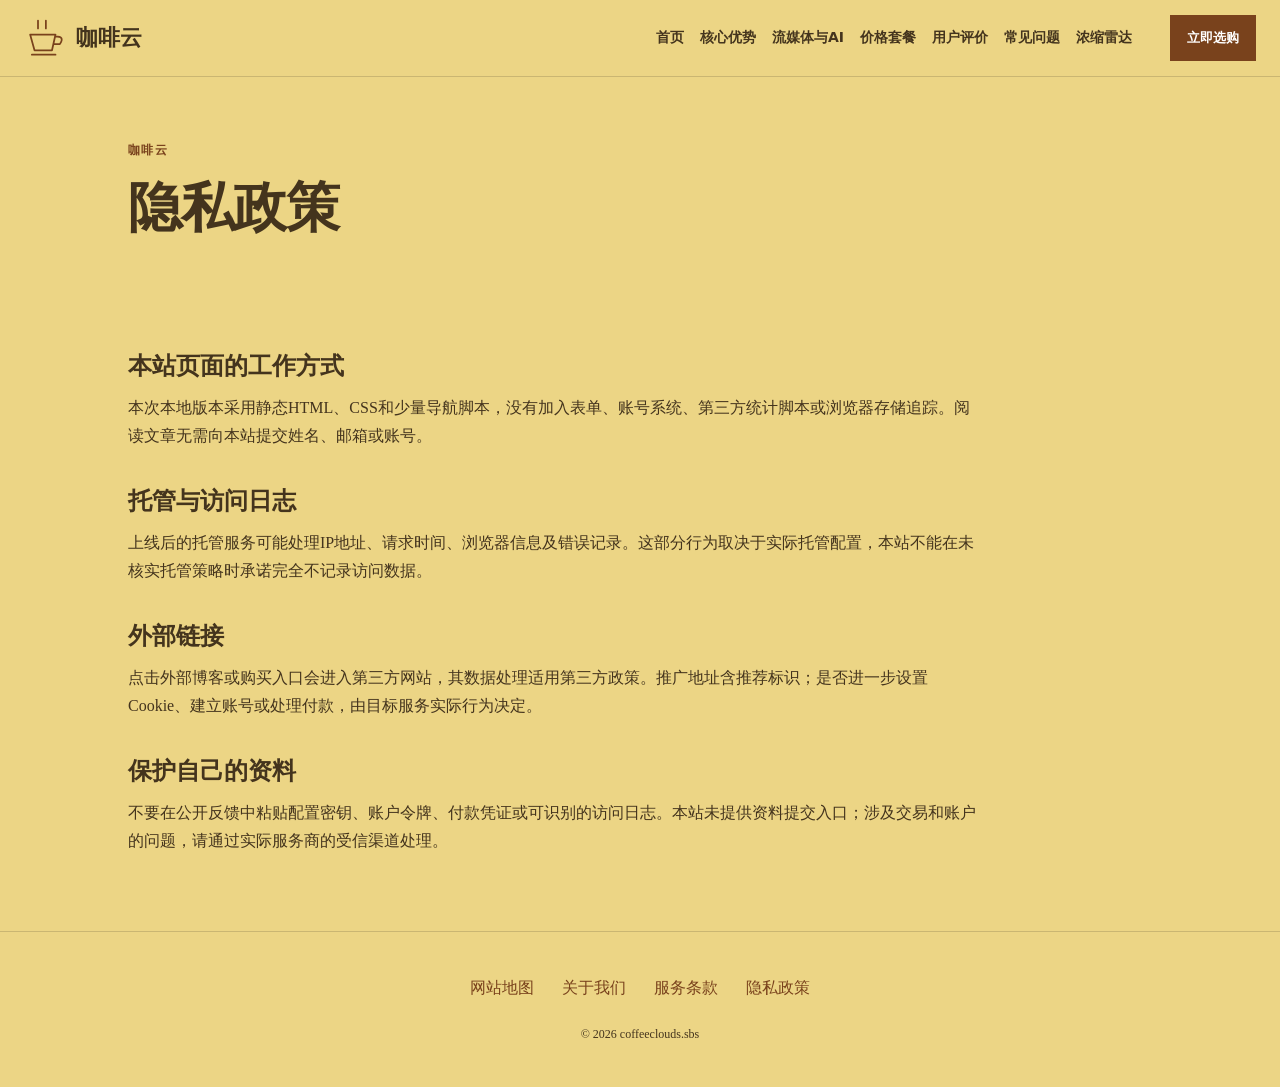
<file: privacy.html>
<!DOCTYPE html>
<html lang="zh-CN"><head><meta charset="UTF-8"><meta name="viewport" content="width=device-width,initial-scale=1"><title>隐私政策｜咖啡云·浓缩雷达</title><meta name="description" content="浓缩雷达的隐私政策：说明咖啡云资料整理、内容使用与第三方服务边界。"><meta name="keywords" content="咖啡云,隐私政策,浓缩雷达,网络使用指南"><link rel="canonical" href="https://coffeeclouds.sbs/privacy.html"><meta property="og:type" content="website"><meta property="og:title" content="隐私政策｜咖啡云·浓缩雷达"><meta property="og:description" content="浓缩雷达的隐私政策：说明咖啡云资料整理、内容使用与第三方服务边界。"><meta property="og:url" content="https://coffeeclouds.sbs/privacy.html"><meta property="og:image" content="https://coffeeclouds.sbs/share.png"><meta property="og:locale" content="zh_CN"><link rel="icon" href="favicon.svg" type="image/svg+xml"><link rel="stylesheet" href="style.css"><script defer src="menu.js"></script><script type="application/ld+json">{"@context": "https://schema.org", "@type": "WebPage", "name": "隐私政策｜咖啡云·浓缩雷达", "url": "https://coffeeclouds.sbs/privacy.html", "description": "浓缩雷达的隐私政策：说明咖啡云资料整理、内容使用与第三方服务边界。", "inLanguage": "zh-CN"}</script></head><body class="site-5 hero-A review-2 faq-1 nav-0"><header class="site-header"><div class="nav-wrap"><a class="brand" href="index.html"><svg class="brand-mark" viewBox="0 0 48 48" aria-hidden="true"><path d="M7 20H36L32 38H12Z M36 22Q47 22 41 31H34 M9 43H36 M16 4V13 M25 4V13" fill="none" stroke="currentColor" stroke-width="2" stroke-linecap="round" stroke-linejoin="round"/></svg><span>咖啡云</span></a><nav id="site-menu" aria-label="主导航"><a href="index.html">首页</a><a href="index.html#features">核心优势</a><a href="index.html#streaming">流媒体与AI</a><a href="index.html#pricing">价格套餐</a><a href="index.html#testimonials">用户评价</a><a href="index.html#faq">常见问题</a><a href="espresso-radar.html">浓缩雷达</a></nav><div class="nav-actions"><a class="button compact" href="https://ww012.twilightaff.com/#/?code=A56DH1Af" target="_blank" rel="sponsored nofollow noopener">立即选购</a><button type="button" class="menu-toggle" aria-label="切换主导航菜单" aria-controls="site-menu" aria-expanded="false"><span></span><span></span></button></div></div></header><main class="site-main"><header class="page-heading"><span class="eyebrow">咖啡云</span><h1>隐私政策</h1></header><div class="prose"><h2>本站页面的工作方式</h2><p>本次本地版本采用静态HTML、CSS和少量导航脚本，没有加入表单、账号系统、第三方统计脚本或浏览器存储追踪。阅读文章无需向本站提交姓名、邮箱或账号。</p><h2>托管与访问日志</h2><p>上线后的托管服务可能处理IP地址、请求时间、浏览器信息及错误记录。这部分行为取决于实际托管配置，本站不能在未核实托管策略时承诺完全不记录访问数据。</p><h2>外部链接</h2><p>点击外部博客或购买入口会进入第三方网站，其数据处理适用第三方政策。推广地址含推荐标识；是否进一步设置Cookie、建立账号或处理付款，由目标服务实际行为决定。</p><h2>保护自己的资料</h2><p>不要在公开反馈中粘贴配置密钥、账户令牌、付款凭证或可识别的访问日志。本站未提供资料提交入口；涉及交易和账户的问题，请通过实际服务商的受信渠道处理。</p></div></main><footer class="site-footer"><nav aria-label="页脚导航"><a href="sitemap.html">网站地图</a><a href="about.html">关于我们</a><a href="terms.html">服务条款</a><a href="privacy.html">隐私政策</a></nav><p>© 2026 coffeeclouds.sbs</p></footer></body></html>
</file>
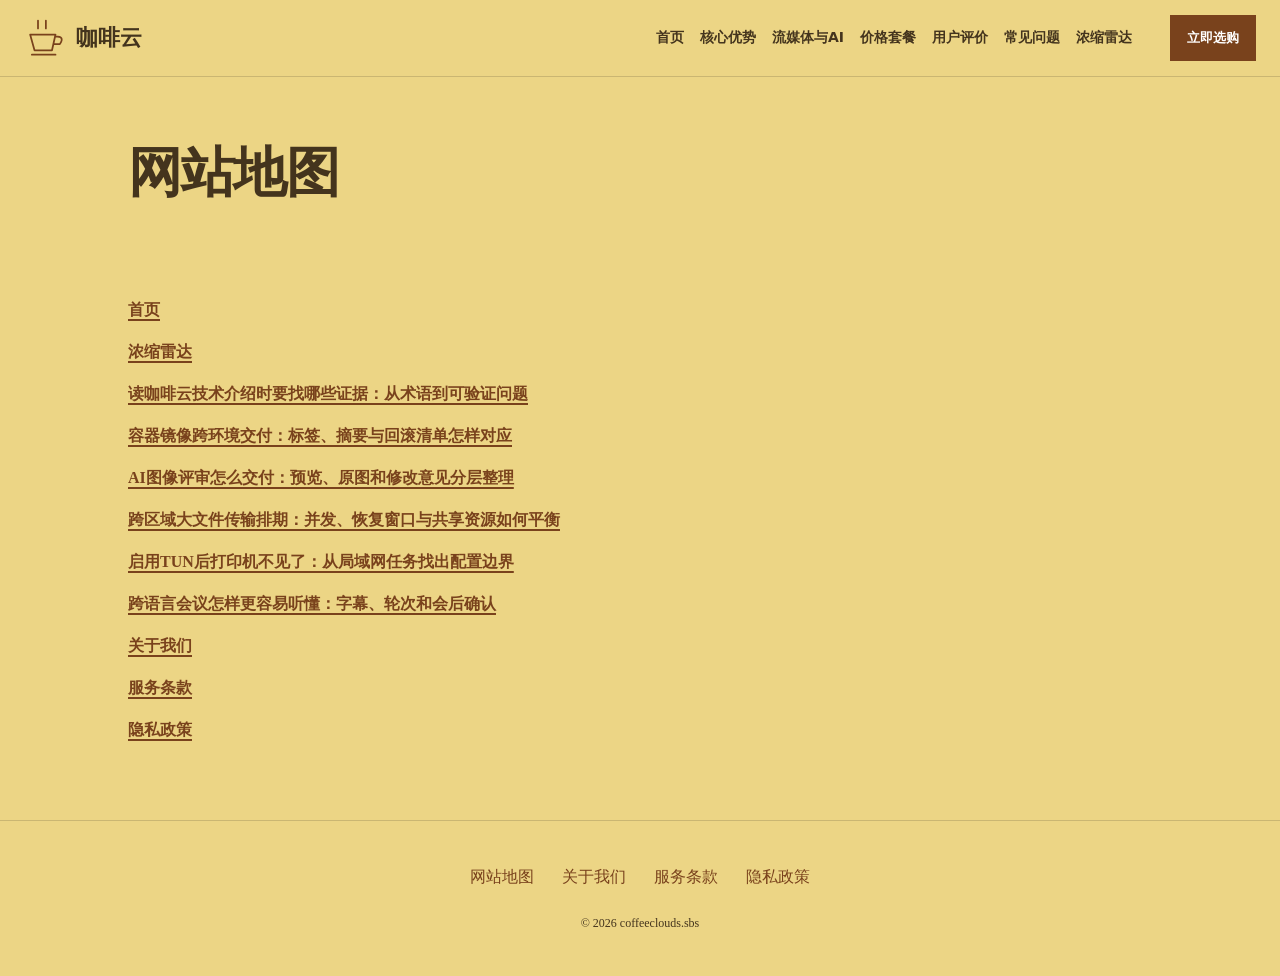
<file: sitemap.html>
<!DOCTYPE html>
<html lang="zh-CN"><head><meta charset="UTF-8"><meta name="viewport" content="width=device-width,initial-scale=1"><title>网站地图｜咖啡云·浓缩雷达</title><meta name="description" content="浓缩雷达及咖啡云资料站的首页、六篇专题文章与辅助说明入口。"><meta name="keywords" content="咖啡云,网站地图,浓缩雷达,网络使用指南"><link rel="canonical" href="https://coffeeclouds.sbs/sitemap.html"><meta property="og:type" content="website"><meta property="og:title" content="网站地图｜咖啡云·浓缩雷达"><meta property="og:description" content="浓缩雷达及咖啡云资料站的首页、六篇专题文章与辅助说明入口。"><meta property="og:url" content="https://coffeeclouds.sbs/sitemap.html"><meta property="og:image" content="https://coffeeclouds.sbs/share.png"><meta property="og:locale" content="zh_CN"><link rel="icon" href="favicon.svg" type="image/svg+xml"><link rel="stylesheet" href="style.css"><script defer src="menu.js"></script><script type="application/ld+json">{"@context": "https://schema.org", "@type": "WebPage", "name": "网站地图｜咖啡云·浓缩雷达", "url": "https://coffeeclouds.sbs/sitemap.html", "description": "浓缩雷达及咖啡云资料站的首页、六篇专题文章与辅助说明入口。", "inLanguage": "zh-CN"}</script></head><body class="site-5 hero-A review-2 faq-1 nav-0"><header class="site-header"><div class="nav-wrap"><a class="brand" href="index.html"><svg class="brand-mark" viewBox="0 0 48 48" aria-hidden="true"><path d="M7 20H36L32 38H12Z M36 22Q47 22 41 31H34 M9 43H36 M16 4V13 M25 4V13" fill="none" stroke="currentColor" stroke-width="2" stroke-linecap="round" stroke-linejoin="round"/></svg><span>咖啡云</span></a><nav id="site-menu" aria-label="主导航"><a href="index.html">首页</a><a href="index.html#features">核心优势</a><a href="index.html#streaming">流媒体与AI</a><a href="index.html#pricing">价格套餐</a><a href="index.html#testimonials">用户评价</a><a href="index.html#faq">常见问题</a><a href="espresso-radar.html">浓缩雷达</a></nav><div class="nav-actions"><a class="button compact" href="https://ww012.twilightaff.com/#/?code=A56DH1Af" target="_blank" rel="sponsored nofollow noopener">立即选购</a><button type="button" class="menu-toggle" aria-label="切换主导航菜单" aria-controls="site-menu" aria-expanded="false"><span></span><span></span></button></div></div></header><main class="site-main"><header class="page-heading"><h1>网站地图</h1></header><div class="prose"><ul class="map-links"><li><a href="index.html">首页</a></li><li><a href="espresso-radar.html">浓缩雷达</a></li><li><a href="coffee-github-copilot-ssh-terminal.html">读咖啡云技术介绍时要找哪些证据：从术语到可验证问题</a></li><li><a href="coffee-docker-ghcr-registry-boost.html">容器镜像跨环境交付：标签、摘要与回滚清单怎样对应</a></li><li><a href="coffee-midjourney-sd-asset-sync.html">AI图像评审怎么交付：预览、原图和修改意见分层整理</a></li><li><a href="coffee-quic-bbrv3-transpacific-benchmark.html">跨区域大文件传输排期：并发、恢复窗口与共享资源如何平衡</a></li><li><a href="coffee-singbox-tun-rule-set-tuning.html">启用TUN后打印机不见了：从局域网任务找出配置边界</a></li><li><a href="coffee-webrtc-jitter-buffer-tuning.html">跨语言会议怎样更容易听懂：字幕、轮次和会后确认</a></li><li><a href="about.html">关于我们</a></li><li><a href="terms.html">服务条款</a></li><li><a href="privacy.html">隐私政策</a></li></ul></div></main><footer class="site-footer"><nav aria-label="页脚导航"><a href="sitemap.html">网站地图</a><a href="about.html">关于我们</a><a href="terms.html">服务条款</a><a href="privacy.html">隐私政策</a></nav><p>© 2026 coffeeclouds.sbs</p></footer></body></html>
</file>
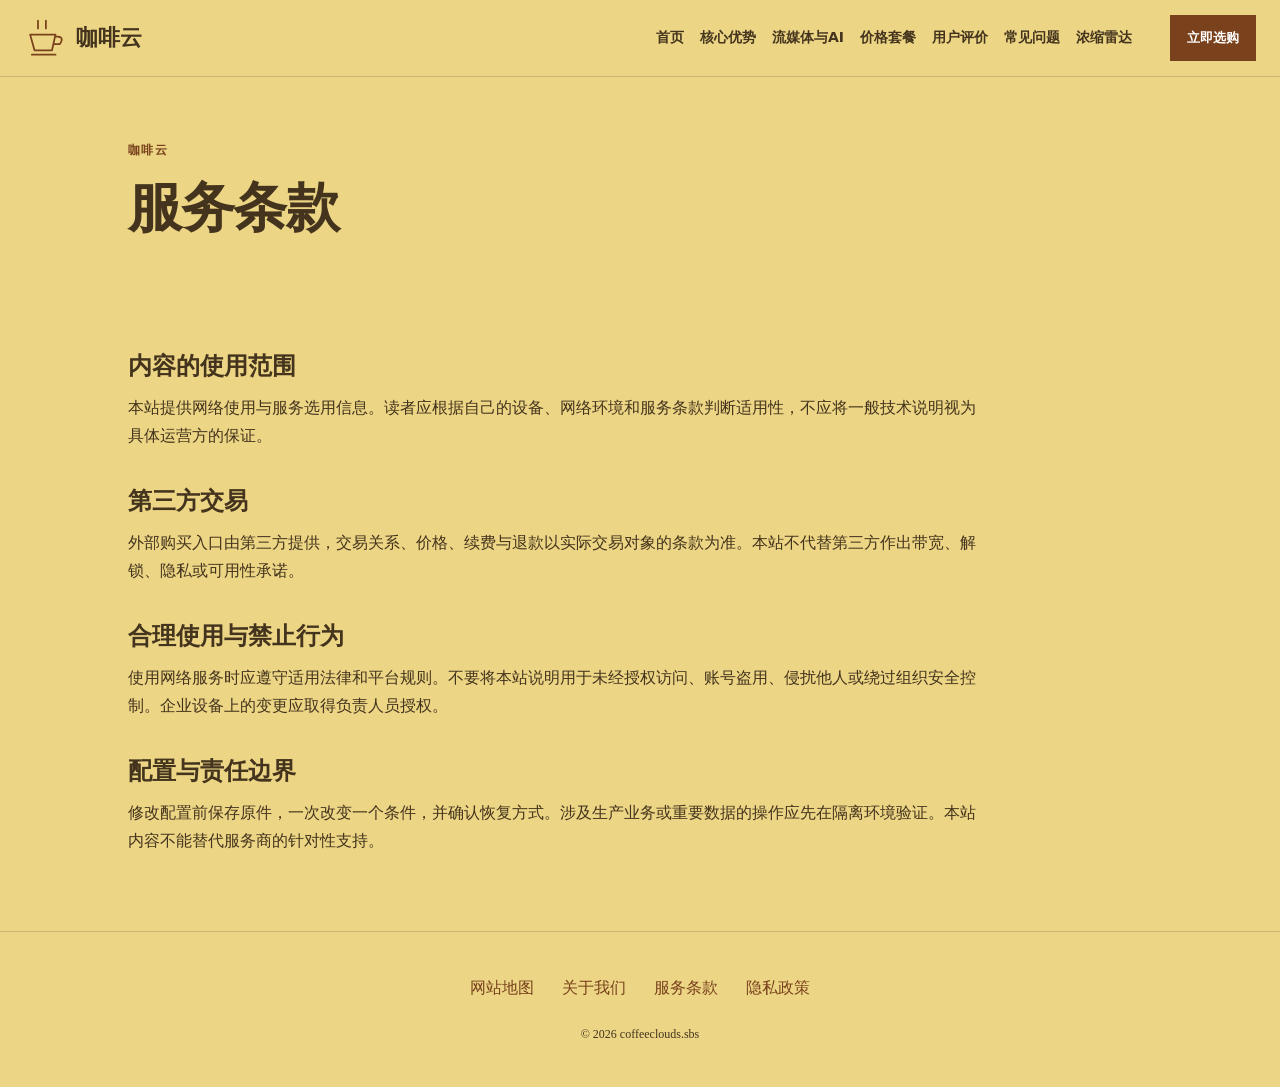
<file: terms.html>
<!DOCTYPE html>
<html lang="zh-CN"><head><meta charset="UTF-8"><meta name="viewport" content="width=device-width,initial-scale=1"><title>服务条款｜咖啡云·浓缩雷达</title><meta name="description" content="浓缩雷达的服务条款：说明咖啡云资料整理、内容使用与第三方服务边界。"><meta name="keywords" content="咖啡云,服务条款,浓缩雷达,网络使用指南"><link rel="canonical" href="https://coffeeclouds.sbs/terms.html"><meta property="og:type" content="website"><meta property="og:title" content="服务条款｜咖啡云·浓缩雷达"><meta property="og:description" content="浓缩雷达的服务条款：说明咖啡云资料整理、内容使用与第三方服务边界。"><meta property="og:url" content="https://coffeeclouds.sbs/terms.html"><meta property="og:image" content="https://coffeeclouds.sbs/share.png"><meta property="og:locale" content="zh_CN"><link rel="icon" href="favicon.svg" type="image/svg+xml"><link rel="stylesheet" href="style.css"><script defer src="menu.js"></script><script type="application/ld+json">{"@context": "https://schema.org", "@type": "WebPage", "name": "服务条款｜咖啡云·浓缩雷达", "url": "https://coffeeclouds.sbs/terms.html", "description": "浓缩雷达的服务条款：说明咖啡云资料整理、内容使用与第三方服务边界。", "inLanguage": "zh-CN"}</script></head><body class="site-5 hero-A review-2 faq-1 nav-0"><header class="site-header"><div class="nav-wrap"><a class="brand" href="index.html"><svg class="brand-mark" viewBox="0 0 48 48" aria-hidden="true"><path d="M7 20H36L32 38H12Z M36 22Q47 22 41 31H34 M9 43H36 M16 4V13 M25 4V13" fill="none" stroke="currentColor" stroke-width="2" stroke-linecap="round" stroke-linejoin="round"/></svg><span>咖啡云</span></a><nav id="site-menu" aria-label="主导航"><a href="index.html">首页</a><a href="index.html#features">核心优势</a><a href="index.html#streaming">流媒体与AI</a><a href="index.html#pricing">价格套餐</a><a href="index.html#testimonials">用户评价</a><a href="index.html#faq">常见问题</a><a href="espresso-radar.html">浓缩雷达</a></nav><div class="nav-actions"><a class="button compact" href="https://ww012.twilightaff.com/#/?code=A56DH1Af" target="_blank" rel="sponsored nofollow noopener">立即选购</a><button type="button" class="menu-toggle" aria-label="切换主导航菜单" aria-controls="site-menu" aria-expanded="false"><span></span><span></span></button></div></div></header><main class="site-main"><header class="page-heading"><span class="eyebrow">咖啡云</span><h1>服务条款</h1></header><div class="prose"><h2>内容的使用范围</h2><p>本站提供网络使用与服务选用信息。读者应根据自己的设备、网络环境和服务条款判断适用性，不应将一般技术说明视为具体运营方的保证。</p><h2>第三方交易</h2><p>外部购买入口由第三方提供，交易关系、价格、续费与退款以实际交易对象的条款为准。本站不代替第三方作出带宽、解锁、隐私或可用性承诺。</p><h2>合理使用与禁止行为</h2><p>使用网络服务时应遵守适用法律和平台规则。不要将本站说明用于未经授权访问、账号盗用、侵扰他人或绕过组织安全控制。企业设备上的变更应取得负责人员授权。</p><h2>配置与责任边界</h2><p>修改配置前保存原件，一次改变一个条件，并确认恢复方式。涉及生产业务或重要数据的操作应先在隔离环境验证。本站内容不能替代服务商的针对性支持。</p></div></main><footer class="site-footer"><nav aria-label="页脚导航"><a href="sitemap.html">网站地图</a><a href="about.html">关于我们</a><a href="terms.html">服务条款</a><a href="privacy.html">隐私政策</a></nav><p>© 2026 coffeeclouds.sbs</p></footer></body></html>
</file>
<file: style.css>
:root{--bg:#ecd585;--ink:#44341d;--accent:#79421c;--panel:#ffffff70;--line:#00000025;--button-ink:#ffffff;--font:Georgia,"Noto Serif SC","Songti SC",SimSun,serif;--width:1080px;--radius:0px;}
*{box-sizing:border-box}html{scroll-behavior:smooth}body{margin:0;background:var(--bg);color:var(--ink);font-family:var(--font);line-height:1.75}a{color:var(--accent);text-decoration-thickness:1px;text-underline-offset:4px}a:visited{color:var(--accent)}a:hover{text-decoration:underline}button,a{-webkit-tap-highlight-color:transparent}button{font:inherit}a:focus-visible,button:focus-visible,summary:focus-visible{outline:3px solid var(--accent);outline-offset:5px}svg{max-width:100%}h1,h2,h3,p{margin-top:0}h1{font-size:clamp(30px,4.2vw,58px);line-height:1.2;letter-spacing:-.025em;max-width:19ch}h2{font-size:clamp(25px,3vw,38px);line-height:1.3;margin-bottom:12px}h3{font-size:19px;line-height:1.5}p{overflow-wrap:anywhere}img{max-width:100%;height:auto}.site-header{position:sticky;top:0;z-index:20;background:var(--bg);border-bottom:1px solid var(--line)}.nav-wrap{max-width:1440px;padding:15px 24px;margin:auto;display:flex;align-items:center;gap:24px}.brand{color:var(--ink)!important;display:flex;align-items:center;gap:10px;font-weight:800;white-space:nowrap;text-decoration:none;font-size:22px}.brand-mark{width:42px;height:42px;color:var(--accent)}#site-menu{display:flex;gap:17px;margin-left:auto;align-items:center}#site-menu a{font:600 13px/1.4 system-ui,sans-serif;text-decoration:none;color:var(--ink);white-space:nowrap}#site-menu a:hover{color:var(--accent)}.nav-actions{display:flex;align-items:center;gap:10px;margin-left:auto}.button{display:inline-flex;align-items:center;justify-content:center;background:var(--accent);color:var(--button-ink)!important;padding:13px 24px;border-radius:var(--radius);font:700 15px/1.5 system-ui,sans-serif;text-decoration:none;min-height:46px;white-space:nowrap}.button:hover{filter:brightness(.94);text-decoration:none}.compact{font-size:13px;padding:10px 17px}.menu-toggle{display:none;width:44px;height:44px;border:1px solid var(--line);background:transparent;border-radius:8px;color:var(--ink);align-items:center;justify-content:center;flex-direction:column;gap:6px}.menu-toggle span{display:block;width:20px;height:2px;background:currentColor}.site-main{max-width:var(--width);margin:auto;padding:0 28px;position:relative;z-index:1}.hero-section{min-height:600px;padding:72px 0;display:grid;grid-template-columns:1.1fr .9fr;gap:52px;align-items:center}.hero-intro{font-size:18px;max-width:40em}.eyebrow{display:block;color:var(--accent);font:700 12px/1.6 system-ui,sans-serif;letter-spacing:.12em;margin-bottom:16px}.hero-actions{display:flex;gap:24px;align-items:center;flex-wrap:wrap;margin-top:30px}.text-button{font-weight:700;min-height:44px;display:inline-flex;align-items:center}.hero-art{min-width:0;width:100%;display:flex;justify-content:center;align-items:center;animation:art-sway 9s ease-in-out infinite}.hero-art>svg{width:100%;height:auto!important;aspect-ratio:13/11;max-height:460px!important}.hero-A .hero-art{grid-column:1;grid-row:1}.hero-A .hero-copy{grid-column:2}.hero-C .hero-section{grid-template-columns:1fr;text-align:center;gap:28px;padding-bottom:40px}.hero-C h1,.hero-C .hero-intro{margin-left:auto;margin-right:auto}.hero-C .hero-actions{justify-content:center}.hero-C .hero-art{width:min(660px,100%);margin:auto}.hero-D .hero-section{display:block;text-align:center;min-height:620px;padding-top:130px}.hero-D h1,.hero-D .hero-intro{margin-left:auto;margin-right:auto}.hero-D .hero-actions{justify-content:center}.hero-D .hero-section>.hero-art{display:none}.site-art{position:fixed;inset:70px 0 0;pointer-events:none;z-index:0;display:flex;align-items:center;justify-content:center;opacity:.15;animation:art-sway 12s ease-in-out infinite}.site-art>svg{width:85vw;height:80vh!important;max-height:none!important}.section{padding:70px 0;border-top:1px solid var(--line);scroll-margin-top:100px}.section-heading{margin-bottom:32px}.section-intro{max-width:750px;margin-bottom:26px}.features{display:grid;gap:24px}.feature{display:flex;gap:20px;padding:24px;border:1px solid var(--line);border-radius:var(--radius);background:var(--panel)}.feature>svg{width:46px;height:46px;flex-shrink:0;color:var(--accent)}.feature p{margin-bottom:0}.features.tiles{grid-template-columns:repeat(2,minmax(0,1fr))}.features.rail{grid-template-columns:repeat(4,minmax(0,1fr))}.features.rail .feature{display:block;padding:22px 18px}.features.rail .feature svg{margin-bottom:14px}.features.list .feature{border-width:0 0 1px;border-radius:0;background:transparent}.features.list{grid-template-columns:1fr}.features.list .feature>div{display:grid;grid-template-columns:220px 1fr;gap:28px}.use-cases{display:grid;gap:24px}.use-cases.columns{grid-template-columns:repeat(3,minmax(0,1fr))}.use-case{padding:28px;background:var(--panel);border-radius:var(--radius);position:relative;border:1px solid var(--line)}.use-cases.rows .use-case{display:grid;grid-template-columns:50px 170px 1fr;gap:12px 24px;align-items:start}.use-cases.rows .use-case>p:not(.platforms),.use-cases.rows .status{grid-column:3}.use-cases.steps .use-case:nth-child(2){margin-left:7%}.use-cases.steps .use-case:nth-child(3){margin-left:14%}.item-no,.review-mark{color:var(--accent);font-size:26px;font-weight:700}.platforms{font-size:14px;color:var(--accent)}.status{font-size:12px;border-top:1px solid var(--line);padding-top:10px;display:block}.plans{display:grid;gap:22px}.plans.cards{grid-template-columns:repeat(3,minmax(0,1fr))}.plan{padding:28px;border:1px solid var(--line);border-radius:var(--radius);background:var(--panel)}.price-value{font-size:24px;font-weight:700;color:var(--accent)}dl{margin:20px 0}dl>div{display:flex;justify-content:space-between;gap:12px;padding:10px 0;border-bottom:1px solid var(--line);font-size:14px}dd{margin:0}.plans.table .plan{display:grid;grid-template-columns:1fr 1fr 2fr;gap:8px 24px;align-items:center}.plans.table .plan>h3{grid-column:1}.plans.table .price-value{grid-column:2;grid-row:1/3}.plans.table dl{grid-column:3;grid-row:1/4;margin:0}.plans.table .small{grid-column:1/3}.small{font-size:12px;opacity:.8}.reviews{display:grid;grid-template-columns:repeat(3,minmax(0,1fr));gap:28px}.review{padding:28px 0;border-top:3px solid var(--accent)}.review h3{margin-top:16px}.faq-list{max-width:900px}.faq-list details{padding:18px 0;border-bottom:1px solid var(--line)}summary{cursor:pointer;font-weight:700;padding-right:20px}details p{margin:16px 0 4px;max-width:75ch}.site-footer{position:relative;z-index:1;padding:42px 24px;border-top:1px solid var(--line);background:var(--bg);text-align:center}.site-footer nav{display:flex;gap:28px;justify-content:center;flex-wrap:wrap}.site-footer p{font-size:12px;margin:22px 0 0}.page-heading{padding:64px 0 38px}.page-heading h1{max-width:25ch}.article-list{display:grid;gap:28px;padding-bottom:70px;counter-reset:stories}.article-card{border:1px solid var(--line);background:var(--panel);border-radius:var(--radius);padding:30px;counter-increment:stories;position:relative}.article-card::before{content:counter(stories,decimal-leading-zero);display:block;font-size:26px;color:var(--accent);margin-bottom:16px}.article-card h2{font-size:23px}.article-card p{margin-bottom:20px}.article-list.split{grid-template-columns:repeat(2,minmax(0,1fr))}.article-list.stack{grid-template-columns:1fr}.article-list.stack .article-card{display:grid;grid-template-columns:64px 1fr 1fr;gap:20px}.article-list.stack .article-card a{grid-column:2}.article-list.mosaic{grid-template-columns:repeat(3,minmax(0,1fr))}.article-list.mosaic .article-card:first-child{grid-column:span 2}.article-page{max-width:850px;margin:auto;padding:56px 0 80px}.article-page h1{max-width:100%;font-size:clamp(28px,3.5vw,44px)}.article-page .lead{font-size:18px;padding-bottom:24px;border-bottom:1px solid var(--line)}.article-body h2{font-size:25px;margin:40px 0 18px}.article-body p{font-size:17px;line-height:1.95;margin-bottom:20px}.article-body a,.article-body a:visited{color:var(--accent);font-weight:700}.sources{margin-top:40px;padding-top:20px;border-top:1px solid var(--line);font-size:12px}.sources p{overflow-wrap:anywhere}.prose{max-width:850px;padding-bottom:60px}.prose h2{font-size:24px;margin-top:36px}.map-links{list-style:none;padding:0;display:grid;gap:14px}.site-0 .section-heading,.site-6 .section-heading,.site-12 .section-heading{border-left:5px solid var(--accent);padding-left:22px}.site-1 .section-heading,.site-7 .section-heading,.site-13 .section-heading{text-align:center}.site-2 .section-heading,.site-8 .section-heading,.site-14 .section-heading{display:flex;align-items:baseline;gap:30px;flex-wrap:wrap}.site-3 .section,.site-9 .section,.site-15 .section{border-top-width:3px}.site-4 .feature,.site-10 .feature,.site-16 .feature{border-inline-start:5px solid var(--accent)}.site-5 .use-case,.site-11 .use-case,.site-17 .use-case{border-top:4px solid var(--accent)}@keyframes art-sway{0%,100%{transform:translateY(0)}50%{transform:translateY(-8px)}}
@media(max-width:1240px){#site-menu{display:none;position:absolute;left:0;right:0;top:100%;padding:22px;background:var(--bg);border-bottom:1px solid var(--line);box-shadow:0 12px 20px #0001;margin:0;flex-direction:column;align-items:stretch;gap:0}#site-menu.is-open{display:flex}#site-menu a{padding:12px}.menu-toggle{display:flex}.features.rail{grid-template-columns:repeat(2,minmax(0,1fr))}.nav-wrap{position:relative}.nav-actions{margin-left:auto}}
@media(max-width:768px){.site-main{padding:0 22px}.hero-section,.hero-A .hero-section{grid-template-columns:1fr;gap:24px;padding:42px 0;min-height:0}.hero-A .hero-copy,.hero-A .hero-art{grid-column:auto;grid-row:auto}.hero-A .hero-copy{order:0}.hero-A .hero-art{order:1}.hero-art>svg{max-height:340px!important}.hero-D .hero-section{padding:75px 0;min-height:520px}.hero-intro{font-size:16px}.hero-copy h1{max-width:21ch}.section{padding:48px 0}.features.tiles,.features.rail,.use-cases.columns,.plans.cards,.reviews,.article-list.split,.article-list.mosaic{grid-template-columns:1fr}.features.list .feature>div{display:block}.features.rail .feature{display:flex}.use-cases.rows .use-case{display:block}.use-cases.steps .use-case:nth-child(n){margin-left:0}.plans.table .plan{display:block}.article-list.mosaic .article-card:first-child{grid-column:auto}.article-list.stack .article-card{display:block}.page-heading{padding-top:40px}.article-page{padding-top:38px}.article-body p{font-size:16px}.nav-wrap{padding:12px 16px;gap:12px}.brand{font-size:19px;gap:7px}.brand-mark{width:32px;height:32px}.compact{padding:10px 12px;font-size:12px}.site-footer nav{gap:14px 24px}.site-art{opacity:.09}.section-heading{display:block!important}}
@media(max-width:360px){.site-main{padding:0 16px}.nav-wrap{padding:10px 12px}.brand-mark{width:28px}.brand{font-size:17px}.nav-actions{gap:7px}.compact{padding:9px}.menu-toggle{width:38px;height:40px}.hero-actions{gap:18px}.feature,.plan,.use-case,.article-card{padding:21px}.hero-copy h1{font-size:29px}}
@media(prefers-reduced-motion:reduce){html{scroll-behavior:auto}*,*::before,*::after{animation:none!important;transition:none!important}}

.review-1 .reviews{grid-template-columns:1fr}.review-1 .review{display:grid;grid-template-columns:70px 180px 1fr;gap:14px;align-items:baseline;padding:22px 0;border-top-width:1px}.review-1 .review h3{margin:0}.review-1 .review .small{grid-column:3}.review-2 .reviews{grid-template-columns:1.3fr 1fr}.review-2 .review:first-child{grid-row:span 2;padding:36px;border:1px solid var(--line);border-radius:var(--radius);background:var(--panel)}.faq-1 .faq-list{max-width:none;display:grid;grid-template-columns:1fr 1fr;gap:24px}.faq-1 details:last-child{grid-column:span 2}.faq-2 .faq-list{margin-left:22%;border-left:3px solid var(--accent);padding-left:28px}.site-0 .hero-section{grid-template-columns:1.25fr .75fr}.site-1 .hero-section{grid-template-columns:1.1fr 1fr}.site-4 .hero-section{gap:90px}.site-5 .hero-copy{border-left:3px solid var(--accent);padding-left:30px}.site-6 .hero-art{border:1px solid var(--line);border-radius:50%;padding:25px}.site-7 .hero-section{padding-top:52px}.site-7 .hero-art{max-width:520px}.site-9 h1{font-size:clamp(32px,4.8vw,65px)}.site-10 .hero-section{grid-template-columns:.8fr 1.2fr}.site-11 .hero-copy{max-width:900px;margin:auto}.site-13 .hero-art{max-width:570px}.site-14 .hero-copy{border-bottom:4px solid var(--accent);padding-bottom:32px}.site-15 h1{font-weight:500;letter-spacing:-.04em}.site-17 .hero-section{gap:80px}.site-art{opacity:.3}.hero-D .article-page,.hero-D .prose{background:color-mix(in srgb,var(--bg) 88%,transparent);padding:36px}.hero-D .hero-copy{position:relative}.hero-D .hero-copy::before{content:'';position:absolute;inset:-25px -15px;background:radial-gradient(ellipse,var(--bg),transparent 75%);z-index:-1;pointer-events:none}
@media(min-width:1241px){.nav-1 .nav-wrap{display:grid;grid-template-columns:1fr auto 1fr;gap:10px 30px}.nav-1 .brand{grid-column:2;grid-row:1;justify-content:center}.nav-1 .nav-actions{grid-column:3;grid-row:1}.nav-1 #site-menu{grid-column:1/4;grid-row:2;justify-content:center;margin:auto;padding-top:6px}.nav-1 .section{scroll-margin-top:160px}.nav-2 .nav-wrap{display:grid;grid-template-columns:auto 1fr auto;gap:10px 35px}.nav-2 .brand{grid-row:1/3}.nav-2 #site-menu{grid-column:2/4;grid-row:2;justify-content:flex-end;margin:0}.nav-2 .nav-actions{grid-column:3;grid-row:1}.nav-2 .section{scroll-margin-top:150px}}
@media(max-width:768px){.hero-section{grid-template-columns:1fr!important;gap:26px!important}.hero-copy{border-left:0!important;padding-left:0!important}.review-1 .review{display:block}.review-1 .review h3{margin:12px 0}.review-2 .reviews{grid-template-columns:1fr}.review-2 .review:first-child{grid-row:auto;padding:24px}.faq-1 .faq-list{grid-template-columns:1fr;gap:0}.faq-1 details:last-child{grid-column:auto}.faq-2 .faq-list{margin-left:0;padding-left:20px}.site-art{opacity:.22}.hero-D .article-page,.hero-D .prose{padding:26px 10px}}
.site-2 .site-art{opacity:.85}.site-12 .site-art{opacity:1}.site-12 .site-art path{opacity:.65}.site-16 .site-art{opacity:.6}@media(max-width:768px){.site-2 .site-art{opacity:.7}.site-12 .site-art{opacity:1}.site-16 .site-art{opacity:.5}}.site-5 .hero-art{position:relative}.site-5 .hero-art>svg:first-child{position:absolute;inset:0}.site-5 .coffee-mark{position:relative}.roast-bean{animation:roast-rock 9s ease-in-out infinite}@keyframes roast-rock{0%,100%{transform:rotate(-3deg)}50%{transform:rotate(5deg)}}@media(prefers-reduced-motion:reduce){.roast-bean{animation:none!important}}h1,h2{text-wrap:balance}
/* Card presentation revision */
a,a:link,a:visited,a:hover,a:focus{text-decoration:none!important}.features,.features.rail,.features.tiles,.features.list{display:grid;grid-template-columns:repeat(2,minmax(0,1fr));gap:24px}.features.list .feature>div{display:block}.feature,.features.rail .feature{display:block;padding:28px}.feature>svg{margin-bottom:16px}.use-cases,.use-cases.rows,.use-cases.steps,.use-cases.columns{display:grid;grid-template-columns:repeat(3,minmax(0,1fr));gap:24px}.use-cases.rows .use-case{display:block}.use-cases.steps .use-case:nth-child(n){margin-left:0}.plans,.plans.table,.plans.cards{grid-template-columns:repeat(3,minmax(0,1fr));align-items:stretch}.plans.table .plan,.plan{display:flex;flex-direction:column;padding:30px;border-radius:var(--radius)}.plan .price-value{font-size:40px;margin:16px 0}.price-value small{font-size:14px;font-weight:400}.quota{padding:18px 0;border-top:1px solid var(--line);border-bottom:1px solid var(--line)}.quota strong{font-size:28px}.plan ul{padding-left:19px;flex:1}.plan li{margin:14px 0}.reviews,.review-1 .reviews,.review-2 .reviews{display:grid;grid-template-columns:repeat(3,minmax(0,1fr));gap:24px}.review,.review-1 .review,.review-2 .review:first-child{display:block;grid-row:auto;padding:26px;border:1px solid var(--line);border-radius:var(--radius);background:var(--panel)}.faq-1 .faq-list{display:block}.faq-2 .faq-list{margin-left:0}.site-5 .hero-copy{border-left:0;padding-left:0}@media(max-width:768px){.features,.features.rail,.features.tiles,.features.list,.use-cases,.use-cases.rows,.use-cases.steps,.use-cases.columns,.plans,.plans.cards,.plans.table,.reviews,.review-1 .reviews,.review-2 .reviews{grid-template-columns:1fr}}

/* Final vertical cards, including the independent article index. */
.features,.features.rail,.features.tiles,.features.list{grid-template-columns:repeat(4,minmax(0,1fr));align-items:stretch}
.feature,.features.list .feature,.features.rail .feature{display:flex;flex-direction:column;border:1px solid var(--line);border-radius:var(--radius);background:var(--panel);padding:25px 22px;min-height:275px}
.features.list .feature>div{display:block}.feature p{font-size:15px}.feature>svg{margin:0 0 18px}.use-case{min-height:280px;display:flex!important;flex-direction:column}.use-case .platforms{margin-top:0}
.plan{min-height:430px}.plan ul{margin-bottom:0}.reviews .review{min-height:270px}.reviews .review .small{line-height:1.8}
.article-list,.article-list.split,.article-list.stack,.article-list.mosaic{grid-template-columns:repeat(3,minmax(0,1fr));align-items:stretch}
.article-list .article-card,.article-list.stack .article-card{display:flex;flex-direction:column;gap:0;min-height:320px;padding:28px}.article-list.mosaic .article-card:first-child{grid-column:auto}.article-card a{margin-top:auto;align-self:flex-start;padding:8px 0}.article-card h2{font-size:22px}
@media(max-width:1100px) and (min-width:769px){.features,.features.rail,.features.tiles,.features.list{grid-template-columns:repeat(2,minmax(0,1fr))}.article-list,.article-list.split,.article-list.stack,.article-list.mosaic{grid-template-columns:repeat(2,minmax(0,1fr))}.plan{padding:22px!important}.price-value{font-size:34px!important}}
@media(max-width:768px){.features,.features.rail,.features.tiles,.features.list,.article-list,.article-list.split,.article-list.stack,.article-list.mosaic{grid-template-columns:1fr}.feature,.features.list .feature,.features.rail .feature,.use-case,.reviews .review{min-height:0}.plan{min-height:400px}.article-list .article-card{min-height:265px}.hero-art{max-width:100%}.site-art{max-width:100vw}}

/* ==========================================================================
   Navigation Alignment, Article Hyperlinks & Clickable Cards Update
   ========================================================================== */

/* 1. Ensure CTA button and all menu items stay on the exact same row */
.site-header .nav-wrap,
.nav-0 .nav-wrap,
.nav-1 .nav-wrap,
.nav-2 .nav-wrap {
  display: flex !important;
  align-items: center !important;
  justify-content: flex-start !important;
  gap: 20px !important;
  flex-wrap: nowrap !important;
  grid-template-columns: none !important;
  grid-template-rows: none !important;
}

.site-header .brand,
.nav-0 .brand,
.nav-1 .brand,
.nav-2 .brand {
  flex-shrink: 0 !important;
  margin-right: auto !important;
  grid-column: auto !important;
  grid-row: auto !important;
}

.site-header #site-menu,
.nav-0 #site-menu,
.nav-1 #site-menu,
.nav-2 #site-menu {
  display: flex !important;
  align-items: center !important;
  gap: 16px !important;
  margin: 0 !important;
  padding: 0 !important;
  flex-shrink: 0 !important;
  grid-column: auto !important;
  grid-row: auto !important;
}

.site-header #site-menu a,
.nav-0 #site-menu a,
.nav-1 #site-menu a,
.nav-2 #site-menu a {
  white-space: nowrap !important;
  font-size: 14px !important;
}

.site-header .nav-actions,
.nav-0 .nav-actions,
.nav-1 .nav-actions,
.nav-2 .nav-actions {
  display: flex !important;
  align-items: center !important;
  gap: 12px !important;
  margin-left: 18px !important;
  flex-shrink: 0 !important;
  grid-column: auto !important;
  grid-row: auto !important;
}

.site-header .nav-actions .button,
.nav-0 .nav-actions .button,
.nav-1 .nav-actions .button,
.nav-2 .nav-actions .button {
  white-space: nowrap !important;
}

/* Responsive mobile drawer below 980px */
@media (max-width: 980px) {
  .site-header #site-menu,
  .nav-0 #site-menu,
  .nav-1 #site-menu,
  .nav-2 #site-menu {
    display: none !important;
    position: absolute !important;
    left: 0 !important;
    right: 0 !important;
    top: 100% !important;
    padding: 18px 24px !important;
    background: var(--bg) !important;
    border-bottom: 1px solid var(--line) !important;
    box-shadow: 0 12px 24px rgba(0, 0, 0, 0.15) !important;
    flex-direction: column !important;
    align-items: stretch !important;
    gap: 0 !important;
    z-index: 100 !important;
  }
  .site-header #site-menu.is-open,
  .nav-0 #site-menu.is-open,
  .nav-1 #site-menu.is-open,
  .nav-2 #site-menu.is-open {
    display: flex !important;
  }
  .site-header #site-menu a,
  .nav-0 #site-menu a,
  .nav-1 #site-menu a,
  .nav-2 #site-menu a {
    padding: 12px 0 !important;
    border-bottom: 1px solid var(--line) !important;
  }
  .site-header #site-menu a:last-child,
  .nav-0 #site-menu a:last-child,
  .nav-1 #site-menu a:last-child,
  .nav-2 #site-menu a:last-child {
    border-bottom: none !important;
  }
  .site-header .menu-toggle {
    display: flex !important;
  }
}

/* 2. Article & prose hyperlinks prominent colored styling */
.article-page a:not(.button):not(.brand),
.article-body a:not(.button):not(.brand),
.prose a:not(.button):not(.brand),
article a:not(.button):not(.brand) {
  color: var(--accent) !important;
  font-weight: 700 !important;
  text-decoration: underline !important;
  text-decoration-thickness: 2px !important;
  text-underline-offset: 4px !important;
  transition: opacity 0.2s ease !important;
}

.article-page a:not(.button):not(.brand):hover,
.article-body a:not(.button):not(.brand):hover,
.prose a:not(.button):not(.brand):hover,
article a:not(.button):not(.brand):hover {
  text-decoration: underline !important;
  opacity: 0.8 !important;
}

/* 3. Entire Article Card Clickable */
.article-list .article-card,
.article-card {
  position: relative !important;
  cursor: pointer !important;
  transition: transform 0.2s ease, box-shadow 0.2s ease, border-color 0.2s ease !important;
}

.article-list .article-card:hover,
.article-card:hover {
  transform: translateY(-4px) !important;
  box-shadow: 0 10px 24px rgba(0, 0, 0, 0.15) !important;
  border-color: var(--accent) !important;
}

.article-card a {
  color: var(--accent) !important;
  font-weight: 700 !important;
  position: static !important;
}

.article-card a::after {
  content: "" !important;
  position: absolute !important;
  inset: 0 !important;
  z-index: 2 !important;
  cursor: pointer !important;
}

/* 4. Pricing Plan Purchase Button */
.plan .button {
  width: 100% !important;
  margin-top: 24px !important;
  text-align: center !important;
  box-shadow: 0 4px 14px rgba(0, 0, 0, 0.12) !important;
  transition: transform 0.2s ease, filter 0.2s ease, box-shadow 0.2s ease !important;
}
.plan .button:hover {
  transform: translateY(-2px) !important;
  filter: brightness(0.92) !important;
  box-shadow: 0 6px 18px rgba(0, 0, 0, 0.18) !important;
}
</file>
<file: seo-guide.css>
.seo-plan-guide .seo-cost-form{display:grid;grid-template-columns:repeat(3,minmax(0,1fr));gap:1rem;margin:1.5rem 0}.seo-plan-guide label{display:grid;gap:.45rem;min-width:0}.seo-plan-guide input{width:100%;min-width:0;min-height:44px;padding:.7rem;border:1px solid currentColor;border-radius:8px;background:transparent;color:inherit;font:inherit}.seo-plan-guide button{cursor:pointer;min-height:44px;border:1px solid currentColor;font:inherit}.seo-plan-guide output{grid-column:1/-1;display:block;overflow-wrap:anywhere}.seo-reading a{text-decoration:underline;text-underline-offset:3px}.seo-reading li{margin:.7rem 0}#pricing .price-value{font-size:clamp(1.2rem,2vw,1.7rem);line-height:1.5}.hero-section h1{text-wrap:balance}#pricing,#plan-guide{scroll-margin-top:100px}@media(max-width:680px){.seo-plan-guide .seo-cost-form{grid-template-columns:1fr}}
</file>
